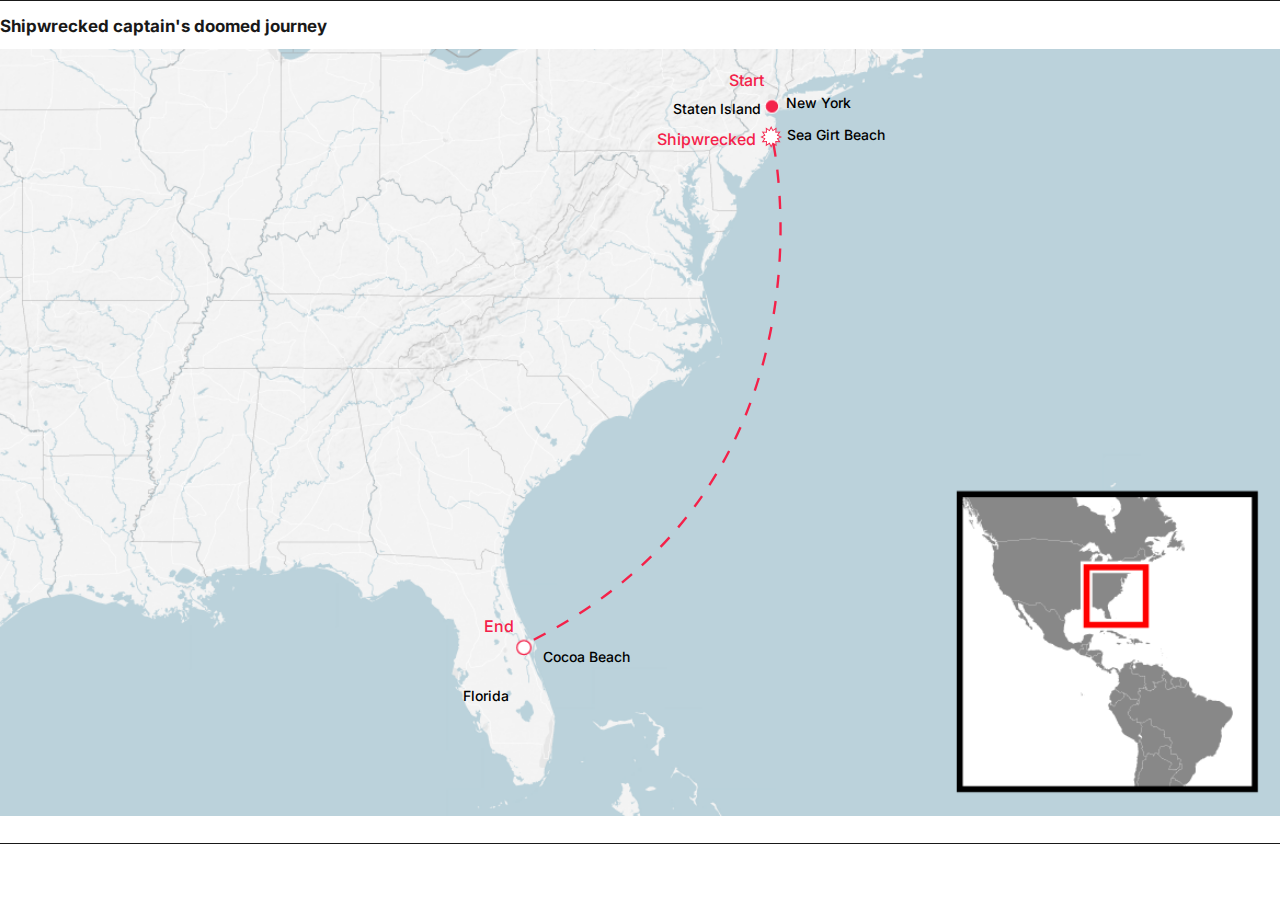
<file: captain'sdoomedjourney/index.html>
<html lang="en">
<head>
	<meta charset="utf-8">
	<meta name="viewport" content="width=device-width, initial-scale=1">
	<meta name="robots" content="indexifembedded,noindex" />
	<link rel="preconnect" href="https://fonts.googleapis.com">
	<link rel="preconnect" href="https://fonts.gstatic.com" crossorigin>
	<link href="https://fonts.googleapis.com/css2?family=Inter:ital,opsz,wght@0,14..32,100..900;1,14..32,100..900&family=Lora:ital,wght@0,400..700;1,400..700&display=swap" rel="stylesheet">
</head>
<body>
<div id="graphic">
<h1 id="graphicTop">
		<span id="graphicTitle">Shipwrecked captain's doomed journey</span></h1>
<h2 id="graphicSub">
		<span id="graphicSubtitle"></span></h2>
<!-- Generated by ai2html v0.100.0 - 2025-11-13 16:41 -->
<!-- ai file: Shipwrecked captain's doomed journey.ai -->
<style type="text/css" media="screen,print">
	#Star{
		z-index: 10000;
	}
	#Star1{
		z-index: 10000;
	}
	#Star2{
		z-index: 10000;
	}
	*[id^="path"] {
  stroke-dasharray:79;
  stroke-dashoffset:79;
  transform-box: fill-box;
  transform-origin: left;
  animation: lines 4s linear forwards;
    animation-iteration-count: infinite;
}
  @keyframes lines {
    90% {
      opacity: 1;
    stroke-dashoffset: 0;
  }
  100% {
    opacity: 0;
    stroke-dashoffset: 0;
  }
}
*[id^="Star"] {
  transform: scale(1);
  transform-box: fill-box;
  transform-origin: center;
  animation: circ ease 4s forwards;
  animation-iteration-count: infinite;
}
  @keyframes circ {
    0% {
    transform: scale(1);
    }
    100% {
    transform: scale(1.4);
	}
}
*[id^="planned"] {
  stroke-dasharray:6;
  stroke-dashoffset:12;
  transform-box: fill-box;
  transform-origin: left;
  animation: plan 4s linear forwards;
    animation-iteration-count: infinite;
}
  @keyframes plan {
    90% {
      opacity: 1;
    stroke-dashoffset: 0;
  }
  100% {
    opacity: 0;
    stroke-dashoffset: 0;
  }
}
	#g-Shipwrecked-captain_s-doomed-journey-box ,
	#g-Shipwrecked-captain_s-doomed-journey-box .g-artboard {
		margin:0 auto;
	}
	#g-Shipwrecked-captain_s-doomed-journey-box p {
		margin:0;
	}
	#g-Shipwrecked-captain_s-doomed-journey-box .g-aiAbs {
		position:absolute;
	}
	#g-Shipwrecked-captain_s-doomed-journey-box .g-aiImg {
		position:absolute;
		top:0;
		display:block;
		width:100% !important;
	}
	#g-Shipwrecked-captain_s-doomed-journey-box .g-aiSymbol {
		position: absolute;
		box-sizing: border-box;
	}
	#g-Shipwrecked-captain_s-doomed-journey-box .g-aiPointText p { white-space: nowrap; }
	#g-Shipwrecked-captain_s-doomed-journey-small {
		position:relative;
		overflow:hidden;
	}
	#g-Shipwrecked-captain_s-doomed-journey-small p {
		font-family:'Inter',sans-serif;
		font-weight:500;
		font-style:normal;
		line-height:12px;
		height:auto;
		filter:alpha(opacity=100);
		-ms-filter:progid:DXImageTransform.Microsoft.Alpha(Opacity=100);
		opacity:1;
		letter-spacing:0em;
		font-size:10;
		text-align:left;
		color:rgb(0,0,0);
		text-transform:none;
		padding-bottom:0;
		padding-top:0;
		mix-blend-mode:normal;
		position:relative;
	}
	#g-Shipwrecked-captain_s-doomed-journey-small .g-pstyle0 {
		line-height:15px;
		height:15px;
		font-size:12;
		text-align:right;
		color:rgb(244,33,73);
	}
	#g-Shipwrecked-captain_s-doomed-journey-small .g-pstyle1 {
		height:12px;
	}
	#g-Shipwrecked-captain_s-doomed-journey-small .g-pstyle2 {
		height:12px;
		text-align:right;
	}
	#g-Shipwrecked-captain_s-doomed-journey-small .g-pstyle3 {
		line-height:15px;
		height:15px;
		font-size:13;
		text-align:right;
		color:rgb(244,33,73);
	}
	#g-Shipwrecked-captain_s-doomed-journey-medium {
		position:relative;
		overflow:hidden;
	}
	#g-Shipwrecked-captain_s-doomed-journey-medium p {
		font-family:'Inter',sans-serif;
		font-weight:500;
		font-style:normal;
		line-height:14px;
		height:auto;
		filter:alpha(opacity=100);
		-ms-filter:progid:DXImageTransform.Microsoft.Alpha(Opacity=100);
		opacity:1;
		letter-spacing:0em;
		font-size:12;
		text-align:left;
		color:rgb(0,0,0);
		text-transform:none;
		padding-bottom:0;
		padding-top:0;
		mix-blend-mode:normal;
		position:relative;
	}
	#g-Shipwrecked-captain_s-doomed-journey-medium .g-pstyle0 {
		line-height:17px;
		height:17px;
		font-size:14;
		text-align:right;
		color:rgb(244,33,73);
	}
	#g-Shipwrecked-captain_s-doomed-journey-medium .g-pstyle1 {
		height:14px;
	}
	#g-Shipwrecked-captain_s-doomed-journey-medium .g-pstyle2 {
		height:14px;
		text-align:right;
	}
	#g-Shipwrecked-captain_s-doomed-journey-medium .g-pstyle3 {
		line-height:15px;
		height:15px;
		font-size:13;
		text-align:right;
		color:rgb(244,33,73);
	}
	#g-Shipwrecked-captain_s-doomed-journey-medium .g-pstyle4 {
		line-height:12px;
		height:12px;
		font-size:10;
	}
	#g-Shipwrecked-captain_s-doomed-journey-large {
		position:relative;
		overflow:hidden;
	}
	#g-Shipwrecked-captain_s-doomed-journey-large p {
		font-family:'Inter',sans-serif;
		font-weight:500;
		font-style:normal;
		line-height:17px;
		height:auto;
		filter:alpha(opacity=100);
		-ms-filter:progid:DXImageTransform.Microsoft.Alpha(Opacity=100);
		opacity:1;
		letter-spacing:0em;
		font-size:14;
		text-align:left;
		color:rgb(0,0,0);
		text-transform:none;
		padding-bottom:0;
		padding-top:0;
		mix-blend-mode:normal;
		position:relative;
	}
	#g-Shipwrecked-captain_s-doomed-journey-large .g-pstyle0 {
		line-height:19px;
		height:19px;
		font-size:16;
		text-align:right;
		color:rgb(244,33,73);
	}
	#g-Shipwrecked-captain_s-doomed-journey-large .g-pstyle1 {
		height:17px;
	}
	#g-Shipwrecked-captain_s-doomed-journey-large .g-pstyle2 {
		height:17px;
		text-align:right;
	}

	/* Custom CSS */
	body {
margin: 0 0 0 0;
-webkit-font-smoothing: antialiased;
-moz-osx-font-smoothing: grayscale;
font-family: 'Inter', sans-serif;
}
#graphicTop {
width: 100%;
display: inline-block;
margin: 0 0 0 0;
border-top: 1px solid #191919;
padding: 14px 0 0 0;
font-style: normal; 
}
#graphicSub {
width: 100%;
display: inline-block;
margin: 0 0 0 0;
padding: 6px 0 6px 0;
}
#graphicSource {
width: 100%;
display: inline-block;
margin: 0 0 0 0;
border-bottom: 1px solid #191919;
padding: 0 0 20px 0;
}
h1 {
}
h2 {
}
h3 {
}
#graphicTitle {
width: 100%;
display: inline-block; 
font-weight: 700;
font-size: 17px;
line-height: 22px;
text-align: left;
color: #191919; }
#graphicSubtitle {
width: 100%;
display: inline-block; 
font-weight: 400;
font-size: 15px;
line-height: 19px;
text-align: left;
color: #767676; 
}
#graphicSource {
width: 100%;
font-weight: 400;
font-size: 10px;
line-height: 14px;
color: #A4A4A4;
text-align: left;
margin: 6px 0 0 0;
}
#graphic {
width: 100%;
}
*[id^="map_label"] {
  text-shadow: 0px 0px 1px #fff, 0px 0px 2px #fff, 0px 0px 3px #fff, 0px 0px 10px rgb(255, 255, 255);
}

</style>

<div id="g-Shipwrecked-captain_s-doomed-journey-box" class="ai2html">

	<!-- Artboard: small -->
	<div id="g-Shipwrecked-captain_s-doomed-journey-small" class="g-artboard" style="max-width: 391px;max-height: 417px" data-aspect-ratio="0.937" data-min-width="0" data-max-width="391">
<div style="padding: 0 0 106.6862% 0;"></div>
		<img id="g-Shipwrecked-captain_s-doomed-journey-small-img" class="g-aiImg" alt="" src="Shipwrecked-captain_s-doomed-journey-small.png"/>
<svg class="g-aiImg" id="g-Shipwrecked-captain_s-doomed-journey-small-_svg-img" xmlns="http://www.w3.org/2000/svg" baseProfile="tiny" version="1.2" viewBox="0 0 320 341.396">
  <!-- Generator: Adobe Illustrator 29.4.0, SVG Export Plug-In . SVG Version: 2.1.0 Build 152)  -->
  <path id="path" d="M187.478,31.25s4.41,7.111-.167,11.326" fill="none" stroke="#f42149"/>
  <g id="Shipwrecked">
    <g id="Star">
      <polygon points="185.833 46.043 184.476 46.965 184.597 45.329 182.961 45.449 183.884 44.092 182.405 43.378 183.884 42.665 182.961 41.308 184.597 41.428 184.476 39.791 185.833 40.714 186.547 39.236 187.261 40.714 188.619 39.791 188.498 41.428 190.134 41.308 189.211 42.665 190.689 43.378 189.211 44.092 190.134 45.449 188.498 45.329 188.619 46.965 187.261 46.043 186.547 47.52 185.833 46.043" fill="#fff"/>
      <path d="M186.547,39.673l.639,1.322,1.214-.825-.108,1.464,1.464-.108-.825,1.214,1.322.639-1.322.639.825,1.214-1.464-.108.108,1.464-1.214-.825-.639,1.322-.639-1.322-1.214.825.108-1.464-1.464.108.825-1.214-1.322-.639,1.322-.639-.825-1.214,1.464.108-.108-1.464,1.214.825.639-1.322M186.547,38.8l-.342.707-.447.925-.85-.578-.65-.442.058.784.075,1.025-1.025-.075-.784-.058.442.65.578.85-.925.447-.707.342.707.342.925.447-.578.85-.442.65.784-.058,1.025-.075-.075,1.025-.058.784.65-.442.85-.578.447.925.342.707.342-.707.447-.925.85.578.65.442-.058-.784-.075-1.025,1.025.075.784.058-.442-.65-.578-.85.925-.447.707-.342-.707-.342-.925-.447.578-.85.442-.65-.784.058-1.025.075.075-1.025.058-.784-.65.442-.85.578-.447-.925-.342-.707h0Z" fill="#f42149"/>
    </g>
    <g id="Star1" data-name="Star">
      <polygon points="749.401 44.479 748.045 45.401 748.165 43.765 746.528 43.885 747.451 42.528 745.974 41.814 747.451 41.1 746.528 39.743 748.165 39.864 748.045 38.228 749.401 39.15 750.115 37.672 750.829 39.15 752.186 38.228 752.065 39.864 753.702 39.743 752.779 41.1 754.257 41.814 752.779 42.528 753.702 43.885 752.065 43.765 752.186 45.401 750.829 44.479 750.115 45.956 749.401 44.479" fill="#fff"/>
      <path d="M750.115,38.109l.639,1.322,1.214-.825-.108,1.464,1.464-.108-.825,1.214,1.322.639-1.322.639.825,1.214-1.464-.108.108,1.464-1.214-.825-.639,1.322-.639-1.322-1.214.825.108-1.464-1.464.108.825-1.214-1.322-.639,1.322-.639-.825-1.214,1.464.108-.108-1.464,1.214.825.639-1.322M750.115,37.236l-.342.707-.447.925-.85-.578-.65-.442.058.784.075,1.025-1.025-.075-.784-.058.442.65.578.85-.925.447-.707.342.707.342.925.447-.578.85-.442.65.784-.058,1.025-.075-.075,1.025-.058.784.65-.442.85-.578.447.925.342.707.342-.707.447-.925.85.578.65.442-.058-.784-.075-1.025,1.025.075.784.058-.442-.65-.578-.85.925-.447.707-.342-.707-.342-.925-.447.578-.85.442-.65-.784.058-1.025.075.075-1.025.058-.784-.65.442-.85.578-.447-.925-.342-.707h0Z" fill="#f42149"/>
    </g>
    <g id="Star2" data-name="Star">
      <polygon points="1419.77 45.141 1418.301 46.14 1418.431 44.368 1416.659 44.499 1417.658 43.03 1416.059 42.257 1417.658 41.484 1416.659 40.016 1418.431 40.146 1418.301 38.374 1419.77 39.373 1420.542 37.773 1421.314 39.373 1422.784 38.375 1422.654 40.146 1424.425 40.016 1423.427 41.484 1425.026 42.257 1423.427 43.03 1424.425 44.499 1422.654 44.368 1422.784 46.14 1421.314 45.141 1420.542 46.74 1419.77 45.141" fill="#fff"/>
      <path d="M1420.542,38.246l.691,1.431,1.314-.893-.117,1.585,1.585-.117-.893,1.314,1.431.691-1.431.691.893,1.314-1.585-.117.117,1.585-1.314-.893-.691,1.431-.691-1.431-1.314.893.117-1.585-1.585.117.893-1.314-1.431-.691,1.431-.691-.893-1.314,1.585.117-.117-1.585,1.314.893.691-1.431M1420.542,37.301l-.37.766-.484,1.002-.92-.626-.703-.478.062.848.082,1.11-1.11-.082-.848-.062.478.703.626.92-1.002.484-.766.37.766.37,1.002.484-.626.92-.478.703.848-.062,1.11-.082-.082,1.11-.062.848.703-.478.92-.626.484,1.002.37.766.37-.766.484-1.002.92.625.703.478-.062-.848-.082-1.11,1.11.082.848.062-.478-.703-.626-.92,1.002-.484.766-.37-.766-.37-1.002-.484.626-.92.478-.703-.848.062-1.11.082.082-1.11.062-.848-.703.478-.92.626-.484-1.002-.37-.766h0Z" fill="#f42149"/>
    </g>
  </g>
  <g id="Plan">
    <path id="planned" d="M187.458,46.473s30.698,143.69-103.438,210.069" fill="none" stroke="#f42149" stroke-dasharray="4 4"/>
    <path id="planned1" data-name="planned" d="M750.879,45.663s30.844,142.936-103.292,209.314" fill="none" stroke="#f42149" stroke-dasharray="4 4"/>
    <path id="planned2" data-name="planned" d="M1421.55,45.415s33.208,155.735-111.994,227.589" fill="none" stroke="#f42149" stroke-dasharray="4.33 4.33" stroke-width="1.082"/>
  </g>
</svg>
		<div id="g-ai0-1" class="g-map1 g-aiAbs g-aiPointText" style="top:6.4032%;margin-top:-8.9px;right:42.7438%;width:51px;">
			<p class="g-pstyle0">Start</p>
		</div>
		<div id="g-ai0-2" class="g-map1 g-aiAbs g-aiPointText" style="top:7.5912%;margin-top:-6.9px;left:59.6701%;width:69px;">
			<p class="g-pstyle1">New York</p>
		</div>
		<div id="g-ai0-3" class="g-map1 g-aiAbs g-aiPointText" style="top:9.6416%;margin-top:-6.9px;right:43.4309%;width:85px;">
			<p class="g-pstyle2">Staten Island</p>
		</div>
		<div id="g-ai0-4" class="g-map1 g-aiAbs g-aiPointText" style="top:12.8474%;margin-top:-8.9px;right:43.7624%;width:100px;">
			<p class="g-pstyle0">Shipwrecked</p>
		</div>
		<div id="g-ai0-5" class="g-map1 g-aiAbs g-aiPointText" style="top:12.8637%;margin-top:-6.9px;left:60.4358%;width:93px;">
			<p class="g-pstyle1">Sea Girt Beach</p>
		</div>
		<div id="g-ai0-6" class="g-Layer_17 g-aiAbs g-aiPointText" style="top:73.6374%;margin-top:-8.4px;right:75.168%;width:45px;">
			<p class="g-pstyle3">End</p>
		</div>
		<div id="g-ai0-7" class="g-map1 g-aiAbs g-aiPointText" style="top:76.7193%;margin-top:-6.9px;left:27.3527%;width:85px;">
			<p class="g-pstyle1">Cocoa Beach</p>
		</div>
		<div id="g-ai0-8" class="g-map1 g-aiAbs g-aiPointText" style="top:80.8201%;margin-top:-6.9px;left:17.5133%;width:55px;">
			<p class="g-pstyle1">Florida</p>
		</div>
	</div>

	<!-- Artboard: medium -->
	<div id="g-Shipwrecked-captain_s-doomed-journey-medium" class="g-artboard" style="min-width: 392px;max-width: 583px;max-height: 502px" data-aspect-ratio="1.162" data-min-width="392" data-max-width="583">
<div style="padding: 0 0 86.032% 0;"></div>
		<img id="g-Shipwrecked-captain_s-doomed-journey-medium-img" class="g-aiImg" alt="" src="Shipwrecked-captain_s-doomed-journey-medium.png"/>
<svg class="g-aiImg" id="g-Shipwrecked-captain_s-doomed-journey-medium-_svg-img" xmlns="http://www.w3.org/2000/svg" baseProfile="tiny" version="1.2" viewBox="0 0 392 337.246">
  <!-- Generator: Adobe Illustrator 29.4.0, SVG Export Plug-In . SVG Version: 2.1.0 Build 152)  -->
  <path id="path" d="M249.4,27.554s4.41,7.111-.167,11.326" fill="none" stroke="#f42149"/>
  <g id="Shipwrecked">
    <g id="Star">
      <polygon points="-315.813 43.911 -317.17 44.833 -317.05 43.197 -318.687 43.317 -317.764 41.96 -319.241 41.246 -317.764 40.532 -318.687 39.175 -317.05 39.296 -317.17 37.659 -315.813 38.582 -315.1 37.104 -314.386 38.582 -313.029 37.659 -313.149 39.296 -311.513 39.175 -312.435 40.532 -310.958 41.246 -312.435 41.96 -311.513 43.317 -313.149 43.197 -313.029 44.833 -314.386 43.911 -315.1 45.388 -315.813 43.911" fill="#fff"/>
      <path d="M-315.1,37.541l.639,1.322,1.214-.825-.108,1.464,1.464-.108-.825,1.214,1.322.639-1.322.639.825,1.214-1.464-.108.108,1.464-1.214-.825-.639,1.322-.639-1.322-1.214.825.108-1.464-1.464.108.825-1.214-1.322-.639,1.322-.639-.825-1.214,1.464.108-.108-1.464,1.214.825.639-1.322M-315.1,36.668l-.342.707-.447.925-.85-.578-.65-.442.058.784.075,1.025-1.025-.075-.784-.058.442.65.578.85-.925.447-.707.342.707.342.925.447-.578.85-.442.65.784-.058,1.025-.075-.075,1.025-.058.784.65-.442.85-.578.447.925.342.707.342-.707.447-.925.85.578.65.442-.058-.784-.075-1.025,1.025.075.784.058-.442-.65-.578-.85.925-.447.707-.342-.707-.342-.925-.447.578-.85.442-.65-.784.058-1.025.075.075-1.025.058-.784-.65.442-.85.578-.447-.925-.342-.707h0Z" fill="#f42149"/>
    </g>
    <g id="Star1" data-name="Star">
      <polygon points="247.755 42.347 246.398 43.269 246.519 41.633 244.882 41.753 245.805 40.396 244.327 39.682 245.805 38.968 244.882 37.611 246.519 37.731 246.398 36.095 247.755 37.018 248.469 35.54 249.183 37.018 250.539 36.095 250.419 37.731 252.056 37.611 251.133 38.968 252.61 39.682 251.133 40.396 252.056 41.753 250.419 41.633 250.539 43.269 249.183 42.347 248.469 43.823 247.755 42.347" fill="#fff"/>
      <path d="M248.469,35.977l.639,1.322,1.214-.825-.108,1.464,1.464-.108-.825,1.214,1.322.639-1.322.639.825,1.214-1.464-.108.108,1.464-1.214-.825-.639,1.322-.639-1.322-1.214.825.108-1.464-1.464.108.825-1.214-1.322-.639,1.322-.639-.825-1.214,1.464.108-.108-1.464,1.214.825.639-1.322M248.469,35.104l-.342.707-.447.925-.85-.578-.65-.442.058.784.075,1.025-1.025-.075-.784-.058.442.65.578.85-.925.447-.707.342.707.342.925.447-.578.85-.442.65.784-.058,1.025-.075-.075,1.025-.058.784.65-.442.85-.578.447.925.342.707.342-.707.447-.925.85.578.65.442-.058-.784-.075-1.025,1.025.075.784.058-.442-.65-.578-.85.925-.447.707-.342-.707-.342-.925-.447.578-.85.442-.65-.784.058-1.025.075.075-1.025.058-.784-.65.442-.85.578-.447-.925-.342-.707h0Z" fill="#f42149"/>
    </g>
    <g id="Star2" data-name="Star">
      <polygon points="918.123 43.009 916.653 44.007 916.784 42.236 915.013 42.367 916.012 40.897 914.412 40.125 916.012 39.352 915.013 37.883 916.784 38.013 916.653 36.242 918.123 37.241 918.896 35.642 919.668 37.241 921.138 36.242 921.007 38.013 922.778 37.883 921.779 39.352 923.379 40.125 921.779 40.897 922.778 42.367 921.007 42.236 921.138 44.007 919.668 43.009 918.896 44.608 918.123 43.009" fill="#fff"/>
      <path d="M918.896,36.114l.691,1.431,1.314-.893-.117,1.585,1.585-.117-.893,1.314,1.431.691-1.431.691.893,1.314-1.585-.117.117,1.585-1.314-.893-.691,1.431-.691-1.431-1.314.893.117-1.585-1.585.117.893-1.314-1.431-.691,1.431-.691-.893-1.314,1.585.117-.117-1.585,1.314.893.691-1.431M918.896,35.169l-.37.766-.484,1.002-.92-.626-.703-.478.062.848.082,1.11-1.11-.082-.848-.062.478.703.626.92-1.002.484-.766.37.766.37,1.002.484-.626.92-.478.703.848-.062,1.11-.082-.082,1.11-.062.848.703-.478.92-.626.484,1.002.37.766.37-.766.484-1.002.92.625.703.478-.062-.848-.082-1.11,1.11.082.848.062-.478-.703-.626-.92,1.002-.484.766-.37-.766-.37-1.002-.484.626-.92.478-.703-.848.062-1.11.082.082-1.11.062-.848-.703.478-.92.626-.484-1.002-.37-.766h0Z" fill="#f42149"/>
    </g>
  </g>
  <g id="Plan">
    <path id="planned" d="M-314.189,44.34s30.698,143.69-103.438,210.069" fill="none" stroke="#f42149" stroke-dasharray="4 4"/>
    <path id="planned1" data-name="planned" d="M249.232,43.531s30.844,142.936-103.292,209.314" fill="none" stroke="#f42149" stroke-dasharray="4 4"/>
    <path id="planned2" data-name="planned" d="M919.903,43.283s33.208,155.735-111.994,227.589" fill="none" stroke="#f42149" stroke-dasharray="4.33 4.33" stroke-width="1.082"/>
  </g>
</svg>
		<div id="g-ai1-1" class="g-map1 g-aiAbs g-aiPointText" style="top:4.6798%;margin-top:-9.8px;right:36.3829%;width:55px;">
			<p class="g-pstyle0">Start</p>
		</div>
		<div id="g-ai1-2" class="g-map1 g-aiAbs g-aiPointText" style="top:6.2564%;margin-top:-8.1px;left:64.5065%;width:78px;">
			<p class="g-pstyle1">New York</p>
		</div>
		<div id="g-ai1-3" class="g-map1 g-aiAbs g-aiPointText" style="top:8.0355%;margin-top:-8.1px;right:38.1537%;width:97px;">
			<p class="g-pstyle2">Staten Island</p>
		</div>
		<div id="g-ai1-4" class="g-map1 g-aiAbs g-aiPointText" style="top:11.7963%;margin-top:-9.8px;right:38.4681%;width:109px;">
			<p class="g-pstyle0">Shipwrecked</p>
		</div>
		<div id="g-ai1-5" class="g-map1 g-aiAbs g-aiPointText" style="top:11.8903%;margin-top:-8.1px;left:65.1315%;width:107px;">
			<p class="g-pstyle1">Sea Girt Beach</p>
		</div>
		<div id="g-ai1-6" class="g-Layer_17 g-aiAbs g-aiPointText" style="top:72.7646%;margin-top:-8.4px;right:63.6334%;width:45px;">
			<p class="g-pstyle3">End</p>
		</div>
		<div id="g-ai1-7" class="g-map1 g-aiAbs g-aiPointText" style="top:75.8843%;margin-top:-6.9px;left:38.3944%;width:85px;">
			<p class="g-pstyle4">Cocoa Beach</p>
		</div>
		<div id="g-ai1-8" class="g-map1 g-aiAbs g-aiPointText" style="top:80.6287%;margin-top:-6.9px;left:30.0929%;width:55px;">
			<p class="g-pstyle4">Florida</p>
		</div>
	</div>

	<!-- Artboard: large -->
	<div id="g-Shipwrecked-captain_s-doomed-journey-large" class="g-artboard" style="min-width: 584px;" data-aspect-ratio="1.667" data-min-width="584">
<div style="padding: 0 0 59.9711% 0;"></div>
		<img id="g-Shipwrecked-captain_s-doomed-journey-large-img" class="g-aiImg" alt="" src="Shipwrecked-captain_s-doomed-journey-large.png"/>
<svg class="g-aiImg" id="g-Shipwrecked-captain_s-doomed-journey-large-_svg-img" xmlns="http://www.w3.org/2000/svg" baseProfile="tiny" version="1.2" viewBox="0 0 584 350.231">
  <!-- Generator: Adobe Illustrator 29.4.0, SVG Export Plug-In . SVG Version: 2.1.0 Build 152)  -->
  <path id="path" d="M352.845,26.996s4.774,7.697-.181,12.261" fill="none" stroke="#f42149" stroke-width="1.082"/>
  <g id="Shipwrecked">
    <g id="Star">
      <polygon points="-882.872 43.911 -884.229 44.833 -884.109 43.197 -885.745 43.317 -884.823 41.96 -886.3 41.246 -884.823 40.532 -885.745 39.175 -884.109 39.296 -884.229 37.659 -882.872 38.582 -882.158 37.104 -881.444 38.582 -880.087 37.659 -880.208 39.296 -878.571 39.175 -879.494 40.532 -878.017 41.246 -879.494 41.96 -878.571 43.317 -880.208 43.197 -880.087 44.833 -881.444 43.911 -882.158 45.388 -882.872 43.911" fill="#fff"/>
      <path d="M-882.158,37.541l.639,1.322,1.214-.825-.108,1.464,1.464-.108-.825,1.214,1.322.639-1.322.639.825,1.214-1.464-.108.108,1.464-1.214-.825-.639,1.322-.639-1.322-1.214.825.108-1.464-1.464.108.825-1.214-1.322-.639,1.322-.639-.825-1.214,1.464.108-.108-1.464,1.214.825.639-1.322M-882.158,36.668l-.342.707-.447.925-.85-.578-.65-.442.058.784.075,1.025-1.025-.075-.784-.058.442.65.578.85-.925.447-.707.342.707.342.925.447-.578.85-.442.65.784-.058,1.025-.075-.075,1.025-.058.784.65-.442.85-.578.447.925.342.707.342-.707.447-.925.85.578.65.442-.058-.784-.075-1.025,1.025.075.784.058-.442-.65-.578-.85.925-.447.707-.342-.707-.342-.925-.447.578-.85.442-.65-.784.058-1.025.075.075-1.025.058-.784-.65.442-.85.578-.447-.925-.342-.707h0Z" fill="#f42149"/>
    </g>
    <g id="Star1" data-name="Star">
      <polygon points="-319.304 42.347 -320.661 43.269 -320.541 41.633 -322.177 41.753 -321.254 40.396 -322.732 39.682 -321.254 38.968 -322.177 37.611 -320.541 37.731 -320.661 36.095 -319.304 37.018 -318.59 35.54 -317.876 37.018 -316.519 36.095 -316.64 37.731 -315.003 37.611 -315.926 38.968 -314.448 39.682 -315.926 40.396 -315.003 41.753 -316.64 41.633 -316.519 43.269 -317.876 42.347 -318.59 43.823 -319.304 42.347" fill="#fff"/>
      <path d="M-318.59,35.977l.639,1.322,1.214-.825-.108,1.464,1.464-.108-.825,1.214,1.322.639-1.322.639.825,1.214-1.464-.108.108,1.464-1.214-.825-.639,1.322-.639-1.322-1.214.825.108-1.464-1.464.108.825-1.214-1.322-.639,1.322-.639-.825-1.214,1.464.108-.108-1.464,1.214.825.639-1.322M-318.59,35.104l-.342.707-.447.925-.85-.578-.65-.442.058.784.075,1.025-1.025-.075-.784-.058.442.65.578.85-.925.447-.707.342.707.342.925.447-.578.85-.442.65.784-.058,1.025-.075-.075,1.025-.058.784.65-.442.85-.578.447.925.342.707.342-.707.447-.925.85.578.65.442-.058-.784-.075-1.025,1.025.075.784.058-.442-.65-.578-.85.925-.447.707-.342-.707-.342-.925-.447.578-.85.442-.65-.784.058-1.025.075.075-1.025.058-.784-.65.442-.85.578-.447-.925-.342-.707h0Z" fill="#f42149"/>
    </g>
    <g id="Star2" data-name="Star">
      <polygon points="351.064 43.009 349.595 44.007 349.726 42.236 347.954 42.367 348.953 40.897 347.354 40.125 348.953 39.352 347.954 37.883 349.726 38.013 349.595 36.242 351.064 37.241 351.837 35.642 352.609 37.241 354.078 36.242 353.948 38.013 355.72 37.883 354.721 39.352 356.32 40.125 354.721 40.897 355.72 42.367 353.948 42.236 354.078 44.007 352.609 43.009 351.837 44.608 351.064 43.009" fill="#fff"/>
      <path d="M351.837,36.114l.691,1.431,1.314-.893-.117,1.585,1.585-.117-.893,1.314,1.431.691-1.431.691.893,1.314-1.585-.117.117,1.585-1.314-.893-.691,1.431-.691-1.431-1.314.893.117-1.585-1.585.117.893-1.314-1.431-.691,1.431-.691-.893-1.314,1.585.117-.117-1.585,1.314.893.691-1.431M351.837,35.169l-.37.766-.484,1.002-.92-.626-.703-.478.062.848.082,1.11-1.11-.082-.848-.062.478.703.626.92-1.002.484-.766.37.766.37,1.002.484-.626.92-.478.703.848-.062,1.11-.082-.082,1.11-.062.848.703-.478.92-.626.484,1.002.37.766.37-.766.484-1.002.92.625.703.478-.062-.848-.082-1.11,1.11.082.848.062-.478-.703-.626-.92,1.002-.484.766-.37-.766-.37-1.002-.484.626-.92.478-.703-.848.062-1.11.082.082-1.11.062-.848-.703.478-.92.626-.484-1.002-.37-.766h0Z" fill="#f42149"/>
    </g>
  </g>
  <g id="Plan">
    <path id="planned" d="M-881.248,44.34s30.698,143.69-103.438,210.069" fill="none" stroke="#f42149" stroke-dasharray="4 4"/>
    <path id="planned1" data-name="planned" d="M-317.826,43.531s30.844,142.936-103.292,209.314" fill="none" stroke="#f42149" stroke-dasharray="4 4"/>
    <path id="planned2" data-name="planned" d="M352.845,43.283s33.208,155.735-111.994,227.589" fill="none" stroke="#f42149" stroke-dasharray="4.33 4.33" stroke-width="1.082"/>
  </g>
</svg>
		<div id="g-ai2-1" class="g-map1 g-aiAbs g-aiPointText" style="top:4.2731%;margin-top:-11px;right:40.3003%;width:59px;">
			<p class="g-pstyle0">Start</p>
		</div>
		<div id="g-ai2-2" class="g-map1 g-aiAbs g-aiPointText" style="top:7.076%;margin-top:-9.8px;left:61.4134%;width:87px;">
			<p class="g-pstyle1">New York</p>
		</div>
		<div id="g-ai2-3" class="g-map1 g-aiAbs g-aiPointText" style="top:7.9326%;margin-top:-9.8px;right:40.512%;width:110px;">
			<p class="g-pstyle2">Staten Island</p>
		</div>
		<div id="g-ai2-4" class="g-map1 g-aiAbs g-aiPointText" style="top:11.3589%;margin-top:-9.8px;left:61.5153%;width:121px;">
			<p class="g-pstyle1">Sea Girt Beach</p>
		</div>
		<div id="g-ai2-5" class="g-map1 g-aiAbs g-aiPointText" style="top:11.9823%;margin-top:-11px;right:40.9397%;width:122px;">
			<p class="g-pstyle0">Shipwrecked</p>
		</div>
		<div id="g-ai2-6" class="g-map1 g-aiAbs g-aiPointText" style="top:75.369%;margin-top:-11px;right:59.8753%;width:51px;">
			<p class="g-pstyle0">End</p>
		</div>
		<div id="g-ai2-7" class="g-map1 g-aiAbs g-aiPointText" style="top:79.3141%;margin-top:-9.8px;left:42.4325%;width:111px;">
			<p class="g-pstyle1">Cocoa Beach</p>
		</div>
		<div id="g-ai2-8" class="g-map1 g-aiAbs g-aiPointText" style="top:84.4536%;margin-top:-9.8px;left:36.1984%;width:68px;">
			<p class="g-pstyle1">Florida</p>
		</div>
	</div>

</div>
	<p id="graphicSource">

<!-- Custom JS -->
<script>
document.addEventListener("touchstart", function() {}, true);
window.addEventListener("load", onLoadFunction);
function onLoadFunction(e){
   onResizeFunction();
   window.addEventListener("resize", onResizeFunction);
}
function onResizeFunction (e){
    var iFrameResize = document.getElementById("graphic");
   window.parent.postMessage({data:{height:iFrameResize.clientHeight}},"*")
}
(() => {
    setInterval(() => {
    window.parent.postMessage(
        {
          sentinel: 'amp',
          type: 'embed-size',
          height: document.body.scrollHeight,
        },
        '*'
      );
   }, 1000);
})()
</script>
<script type="text/javascript">
	(function (containerId, opts) {
		if (!('querySelector' in document)) return;
		var container = document.getElementById(containerId);
		var nameSpace = opts.namespace || '';
		var onResize = throttle(update, 200);
		var waiting = !!window.IntersectionObserver;
		var observer;
		update();

		document.addEventListener('DOMContentLoaded', update);
		window.addEventListener('resize', onResize);

		// NYT Scoop-specific code
		if (opts.setup) {
			opts.setup(container).on('cleanup', cleanup);
		}

		function cleanup() {
			document.removeEventListener('DOMContentLoaded', update);
			window.removeEventListener('resize', onResize);
			if (observer) observer.disconnect();
		}

		function update() {
			var artboards = selectChildren('.' + nameSpace + 'artboard[data-min-width]', container),
					width = Math.round(container.getBoundingClientRect().width);

			// Set artboard visibility based on container width
			artboards.forEach(function(el) {
				var minwidth = el.getAttribute('data-min-width'),
						maxwidth = el.getAttribute('data-max-width');
				if (+minwidth <= width && (+maxwidth >= width || maxwidth === null)) {
					if (!waiting) {
						selectChildren('.' + nameSpace + 'aiImg', el).forEach(updateImgSrc);
					}
					el.style.display = 'block';
				} else {
					el.style.display = 'none';
				}
			});

			// Initialize lazy loading on first call
			if (waiting && !observer) {
				if (elementInView(container)) {
					waiting = false;
					update();
				} else {
					observer = new IntersectionObserver(onIntersectionChange, {});
					observer.observe(container);
				}
			}
		}

		function elementInView(el) {
			var bounds = el.getBoundingClientRect();
			return bounds.top < window.innerHeight && bounds.bottom > 0;
		}

		// Replace blank placeholder image with actual image
		function updateImgSrc(img) {
			var src = img.getAttribute('data-src');
			if (src && img.getAttribute('src') != src) {
				img.setAttribute('src', src);
			}
		}

		function onIntersectionChange(entries) {
			// There may be multiple entries relating to the same container
			// (captured at different times)
			var isIntersecting = entries.reduce(function(memo, entry) {
				return memo || entry.isIntersecting;
			}, false);
			if (isIntersecting) {
				waiting = false;
				// update: don't remove -- we need the observer to trigger an update
				// when a hidden map becomes visible after user interaction
				// (e.g. when an accordion menu or tab opens)
				// observer.disconnect();
				// observer = null;
				update();
			}
		}

		function selectChildren(selector, parent) {
			return parent ? Array.prototype.slice.call(parent.querySelectorAll(selector)) : [];
		}

		// based on underscore.js
		function throttle(func, wait) {
			var timeout = null, previous = 0;
			function run() {
					previous = Date.now();
					timeout = null;
					func();
			}
			return function() {
				var remaining = wait - (Date.now() - previous);
				if (remaining <= 0 || remaining > wait) {
					clearTimeout(timeout);
					run();
				} else if (!timeout) {
					timeout = setTimeout(run, remaining);
				}
			};
		}
	})("g-Shipwrecked-captain_s-doomed-journey-box", {namespace: "g-", setup: window.setupInteractive || window.getComponent});
</script>
</div>
</body>
<!-- End ai2html - 2025-11-13 16:41 -->
</file>
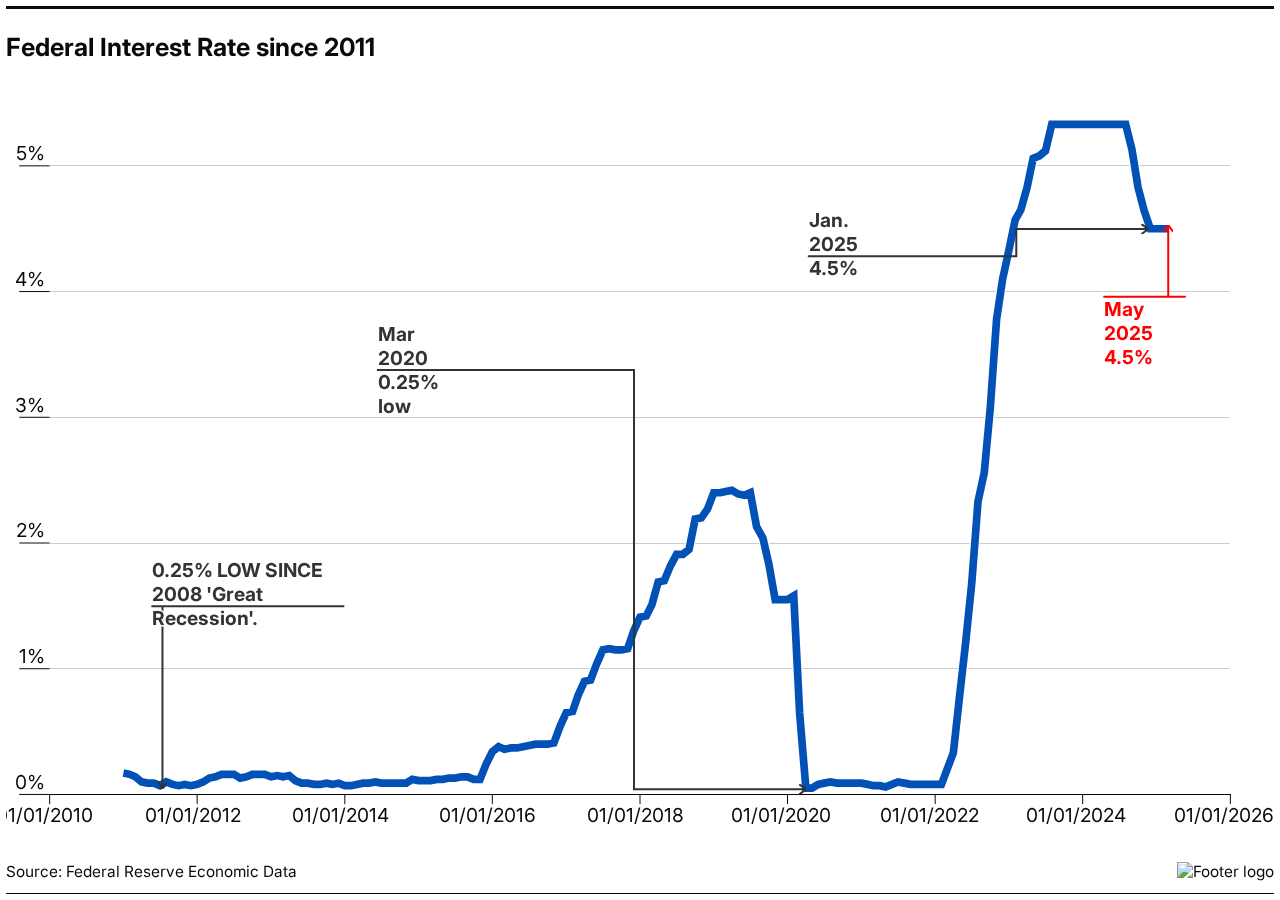
<file: FederalInterest Rate/index.html>
<!DOCTYPE html>
<html lang="en-GB">
<head>
	<meta charset="utf-8">
	<meta name="viewport" content="width=device-width, initial-scale=1">


	<title>Copy of Updated: March Federal Interest Rate since 2011</title>

	<script>if ("ontouchstart" in window) { document.documentElement.classList.add("is-touch"); }</script>


	<link rel="stylesheet" type="text/css" href="story_player.css">
	<script data-ot-ignore src="story_player.js" charset="utf-8"></script>
</head><body id="story" class="nav-style-none">
	<style id="custom-nav-css" title="custom-css"></style>
		<!-- translateZ(0) is a workaround fix for an old bug that resurfaced in Chromium v.89 that causes the contents of the inner iframe
		in a story to become invisible it is scrolled out of view. See https://bugs.chromium.org/p/chromium/issues/detail?id=335442 -->
	<iframe sandbox="allow-same-origin allow-scripts allow-popups allow-popups-to-escape-sandbox allow-top-navigation-by-user-activation allow-downloads" scrolling="no" src="about:blank" style="transform: translateZ(0);"></iframe>
	<script>
		Flourish.initStoryPlayer(undefined, new Flourish.Story(3085609, 10, {"name":"Copy of Updated: March Federal Interest Rate since 2011","showcase_url":null,"embed_url":null,"edited_since_published":null,"nav_style":"none","nav_css":null,"is_password_protected":false,"audio_url":null,"is_timed":false,"loops_at_end":false,"plays_on_load":false,"default_slide_duration":5,"video_id":null,"anyone_can_duplicate":false,"presentation_mode":"slides","auto_republish_interval":null}, [new Flourish.Slide(undefined, 6901990, {"index":0,"visualisation_id":22204682,"state":{"annotations":{"annotations":{"a63b9379-2f3c-4f84-a737-473d57f843ce":{"id":"a63b9379-2f3c-4f84-a737-473d57f843ce","view":{"origin":[710.6731619605995,92.7411843487395],"anchor_normal":{"x":0,"y":-1,"distance":-42.00000000000003},"content_position":{"x":"2024-04-17T04:17:32.040Z","y":3.9581512605042013,"x_type":"date","y_type":"number","facet_id":"","x_fallback":0.89325442215251,"y_fallback":0.2803361344537815}},"text_bg":"#ffffff","contents":"May 2025\n4.5%","label_bg":"#f2efea","popup_bg":"#ffffff","position":{"x":"2025-02-27T13:08:34.900Z","y":4.5103081232493,"x_type":"date","y_type":"number","facet_id":"","x_fallback":0.9473900797676227,"y_fallback":0.17994397759103642},"text_size":"1","point_text":"","text_color":"#ff0000","label_width":"10","line_marker":"arrowhead_open","text_weight":"bold","point_radius":"0.5","stroke_color":"#ff0000","stroke_width":"2","subject_fill":"#333333","subject_type":"none","connector_type":"step","popup_position":"center","stroke_opacity":1,"text_alignment":"auto","point_text_color":"#ffffff","text_line_height":1.25,"device_visibility":"all","subject_fill_opacity":"0","text_background_mode":"outline","connector_extend_line":"enabled"},"a8cf1dd8-9a98-46bf-93c2-932a211a27a4":{"id":"a8cf1dd8-9a98-46bf-93c2-932a211a27a4","view":{"origin":[104.02984255065388,430.5612963935575],"anchor_normal":{"x":0,"y":1,"distance":-85.50000000000006},"content_position":{"x":"2011-05-24T05:01:31.353Z","y":1.8809897292250235,"x_type":"date","y_type":"number","facet_id":"","x_fallback":0.08696259251628873,"y_fallback":0.6580018674136321}},"text_bg":"#ffffff","contents":"0.25% LOW SINCE\n2008 'Great Recession'.","label_bg":"#f2efea","popup_bg":"#ffffff","position":{"x":"2011-07-13T09:26:56.902Z","y":0.0667600373482724,"x_type":"date","y_type":"number","facet_id":"","x_fallback":0.09554991686270826,"y_fallback":0.9878618113912232},"text_size":"1","point_text":"","text_color":"#333333","label_width":"10","line_marker":"arrowhead_open","text_weight":"bold","point_radius":"0.5","stroke_color":"#333333","stroke_width":"2","subject_fill":"#333333","subject_type":"none","connector_type":"step","popup_position":"center","stroke_opacity":1,"text_alignment":"auto","point_text_color":"#ffffff","text_line_height":1.25,"device_visibility":"all","subject_fill_opacity":"0","text_background_mode":"outline","connector_extend_line":"enabled"},"b4849f59-ef2a-4471-9094-bc8504e7cfce":{"id":"b4849f59-ef2a-4471-9094-bc8504e7cfce","view":{"origin":[697.2349857046275,93.74065213585435],"anchor_normal":{"x":1,"y":0,"distance":-64.60937500192551},"content_position":{"x":"2020-04-15T15:27:50.621Z","y":4.668067226890757,"x_type":"date","y_type":"number","facet_id":"","x_fallback":0.6429918439244243,"y_fallback":0.15126050420168066}},"text_bg":"#ffffff","contents":"Jan. 2025\n4.5%","label_bg":"#f2efea","popup_bg":"#ffffff","position":{"x":"2024-11-09T06:33:15.113Z","y":4.497161531279178,"x_type":"date","y_type":"number","facet_id":"","x_fallback":0.9285203784376814,"y_fallback":0.1823342670401494},"text_size":"1","point_text":"","text_color":"#333333","label_width":"10","line_marker":"arrowhead_open","text_weight":"bold","point_radius":"0.5","stroke_color":"#333333","stroke_width":"2","subject_fill":"#333333","subject_type":"none","connector_type":"step","popup_position":"center","stroke_opacity":1,"text_alignment":"auto","point_text_color":"#ffffff","text_line_height":1.25,"device_visibility":"all","subject_fill_opacity":"0","text_background_mode":"outline","connector_extend_line":"enabled"},"e6406031-fd56-47f5-9ceb-40c292c53cc5":{"id":"e6406031-fd56-47f5-9ceb-40c292c53cc5","view":{"origin":[490.8362889888757,432.5602319677871],"anchor_normal":{"x":0,"y":1,"distance":-248},"content_position":{"x":"2014-06-13T19:27:14.809Z","y":3.7609523809523813,"x_type":"date","y_type":"number","facet_id":"","x_fallback":0.27803055921781045,"y_fallback":0.3161904761904762}},"text_bg":"#ffffff","contents":"Mar 2020\n0.25% low","label_bg":"#f2efea","popup_bg":"#ffffff","position":{"x":"2020-03-21T13:15:07.849Z","y":0.04046685340802986,"x_type":"date","y_type":"number","facet_id":"","x_fallback":0.6386981817556675,"y_fallback":0.9926423902894491},"text_size":"1","point_text":"","text_color":"#333333","label_width":"10","line_marker":"arrowhead_open","text_weight":"bold","point_radius":"0.5","stroke_color":"#333333","stroke_width":"2","subject_fill":"#333333","subject_type":"none","connector_type":"step","popup_position":"center","stroke_opacity":1,"text_alignment":"auto","point_text_color":"#ffffff","text_line_height":1.25,"device_visibility":"all","subject_fill_opacity":"0","text_background_mode":"outline","connector_extend_line":"enabled"}},"annotation_order":["a63b9379-2f3c-4f84-a737-473d57f843ce","b4849f59-ef2a-4471-9094-bc8504e7cfce","e6406031-fd56-47f5-9ceb-40c292c53cc5","a8cf1dd8-9a98-46bf-93c2-932a211a27a4"],"annotation_selected_id":null}},"duration":null,"caption_text":null})],"none"), {22204682: new Flourish.Visualisation(22204682, 23, {"id":22204682,"user_id":2128988,"version_number":23,"name":"Updated (Mar 19th) Federal Interest Rate since 2011","template_id":77108,"showcase_url":"https://public.flourish.studio/visualisation/22204682/","embed_url":"https://flo.uri.sh/visualisation/22204682/embed","edited_since_published":false,"is_listed":true,"is_password_protected":false,"blueprint_thumbnail_url":"https://public.flourish.studio/uploads/70747/6944a2b0-c5eb-4312-b571-f24f202b4146.png","description":"\u003cb>Line chart\u003c/b>\u003cbr>\nThe standard way to show a time series","is_blueprint":false,"anyone_can_duplicate":false,"company_access":"editable","auto_republish_interval":null,"unpublished_thumbnail_generated":true,"settings":{"77108":{"color.categorical_palette":["#0251b6","#053568","#2eebff","#8ceded","#84022a","#d91d40","#f297ab","#ffcaca","#0a0a0a","#a3a3a3","#d8d8d8"],"dot_mode":"off","layout.source_name":"Federal Reserve Economic Data","layout.title":"Federal Interest Rate since 2011","legend_mode":"off","line_curve":"curveLinear","line_end_labels":false,"line_stroke":true,"line_width":0.4,"number_format.suffix":"%","popup.mode":"popup","x.datetime_max":"","x.datetime_min":"","url_state.enabled":true,"layout.margin_top":0.3125,"layout.margin_right":0.3125,"layout.margin_bottom":0.3125,"layout.margin_left":0.3125,"layout.space_between_sections":"1","layout.space_between_sections_custom":0.625,"layout.font_color":"#0a0a0a","layout.header_border":"top","layout.header_border_width":3,"layout.header_border_color":"#0a0a0a","layout.header_border_space":0.625,"layout.title_size":"custom","layout.title_size_custom":1.3,"layout.title_color":"#0a0a0a","layout.subtitle_color":"#0a0a0a","layout.title_space_above":"custom","layout.title_space_above_custom":0.625,"layout.subtitle_size":"custom","layout.subtitle_size_custom":1.2,"layout.subtitle_space_above":"custom","layout.subtitle_space_above_custom":0.625,"layout.header_text_size":"custom","layout.header_text_size_custom":1,"layout.header_text_space_above":"custom","layout.header_text_space_above_custom":0.625,"layout.footer_text_size":0.8,"layout.footer_color":"#a0a0a0","layout.footer_border":"bottom","layout.footer_border_color":"#0a0a0a","layout.footer_border_space":0.625,"layout.footer_logo_enabled":true,"layout.footer_logo_height":1.45,"layout.footer_logo_src":"https://public.flourish.studio/uploads/1148293/34aef39b-859e-439b-a4f1-89298a8444c9.png","layout.header_text_styling":false,"layout.multiple_sources":false,"popup.popup_text_color":"#0a0a0a","popup.popup_width":20,"popup.popup_padding":0.75,"popup.popup_radius":0.75,"popup.popup_shadow":false,"popup.popup_header_background":"#0a0a0a","popup.popup_list_label_weight":"bold","popup.show_popup_styles":false,"controls.control_type":"buttons","controls.button_group":false,"controls.button_group_width_mode":"full","controls.control_styles":true,"controls_style.font_size":1.2,"controls_style.padding":1,"button_style.background":"#ffffff","button_style.font_color":"#0a0a0a","button_style.background_selected":"#0a0a0a","button_style.background_hover":"#cccccc","button_style.border_radius":10,"button_style.button_styles_advanced":true,"dropdown_style.border_styles_advanced":false,"x.linear_min":0,"x.line_and_tick_color":"#0a0a0a","x.line_and_tick_width":0.06,"x.tick_label_color":null,"x.gridline_color":"#cccccc","x.gridline_width":0.03,"x.title_color":null,"x.title_styling":true,"x.tick_label_styling":true,"x.tick_label_angle":"0","x.gridlines_styling":false,"y.linear_min":0,"y.line_and_tick_color":"#0a0a0a","y.line_and_tick_width":0.06,"y.tick_label_color":null,"y.tick_label_position":"above","y.gridline_color":"#cccccc","y.gridline_width":0.03,"y.title_color":null,"y.title_styling":false,"y.gridlines_styling":false,"y.tick_label_styling":true,"y.line_visible":false,"legend_container.orientation":"vertical","legend_categorical.swatch_width":1,"legend_categorical.swatch_radius":11,"legend_continuous.color_band_width":12,"legend_continuous.color_band_height":1.2,"legend_continuous.color_band_radius":10,"legend_size.shape_fill":"#cccccc","legend_size.shape_stroke":"#0a0a0a","colors.categorical_palette":["#053568","#0251b6","#2eebff","#8ceded","#84022a","#d91d40","#f297ab","#ffcaca","#0a0a0a","#a3a3a3","#d8d8d8"],"color.palette":["#053568","#0251b6","#2eebff","#8ceded","#84022a","#d91d40","#f297ab","#ffcaca","#0a0a0a","#a3a3a3","#d8d8d8"],"colors.palette":["#053568","#0251b6","#2eebff","#8ceded","#84022a","#d91d40","#f297ab","#ffcaca","#0a0a0a","#a3a3a3","#d8d8d8"],"map_categorical_colors.palette":["#053568","#0251b6","#2eebff","#8ceded","#84022a","#d91d40","#f297ab","#ffcaca","#0a0a0a","#a3a3a3","#d8d8d8"],"point_categorical_colors.palette":["#053568","#0251b6","#2eebff","#8ceded","#84022a","#d91d40","#f297ab","#ffcaca","#0a0a0a","#a3a3a3","#d8d8d8"],"point_colors.categorical_palette":["#053568","#0251b6","#2eebff","#8ceded","#84022a","#d91d40","#f297ab","#ffcaca","#0a0a0a","#a3a3a3","#d8d8d8"],"map_colors.categorical_palette":["#053568","#0251b6","#2eebff","#8ceded","#84022a","#d91d40","#f297ab","#ffcaca","#0a0a0a","#a3a3a3","#d8d8d8"],"map.points.colors.categorical_palette":["#053568","#0251b6","#2eebff","#8ceded","#84022a","#d91d40","#f297ab","#ffcaca","#0a0a0a","#a3a3a3","#d8d8d8"],"map.regions.colors.categorical_palette":["#053568","#0251b6","#2eebff","#8ceded","#84022a","#d91d40","#f297ab","#ffcaca","#0a0a0a","#a3a3a3","#d8d8d8"],"legend_categorical_points.swatch_width":1,"legend_categorical_map.swatch_width":1,"legend_categorical_points.swatch_radius":11,"legend_categorical_map.swatch_radius":11,"legend_continuous_points.color_band_width":12,"legend_continuous_map.color_band_width":12,"legend_continuous_points.color_band_height":1.2,"legend_continuous_map.color_band_height":1.2,"legend_continuous_points.color_band_radius":10,"legend_continuous_map.color_band_radius":10,"layout.body_font":{"name":"Inter","url":"https://fonts.googleapis.com/css?family=Inter:400,700"}}},"data_bindings":{"77108":{"data":{"label":{"data_table_id":34049605,"column":0},"metadata":{"data_table_id":34049605,"columns":[]},"value":{"data_table_id":34049605,"columns":[1]}}}},"data_tables":[{"id":34049605,"name":"Data","live_csv_url":null,"t_created":"2025-03-19T19:31:58.906Z","t_updated":"2025-05-07T19:21:43.175Z","t_last_checked":null,"last_remote_data_error_message":null,"remote_error_count":null,"column_types":[{"index":0,"type_id":"datetime$%Y-%m-%d","output_format_id":"datetime$%m/%d/%Y"},{"index":1,"type_id":"number$comma_point","output_format_id":"number$comma_point"}]}],"status":{}})}, {22204682: {"data": (function(array, column_names, metadata, timestamps){ array.column_names = column_names; array.metadata = metadata; array.timestamps = timestamps; return array; })([{"label":new Date(1293840000000),"metadata":[],"value":[0.17]},{"label":new Date(1296518400000),"metadata":[],"value":[0.16]},{"label":new Date(1298937600000),"metadata":[],"value":[0.14]},{"label":new Date(1301616000000),"metadata":[],"value":[0.1]},{"label":new Date(1304208000000),"metadata":[],"value":[0.09]},{"label":new Date(1306886400000),"metadata":[],"value":[0.09]},{"label":new Date(1309478400000),"metadata":[],"value":[0.07]},{"label":new Date(1312156800000),"metadata":[],"value":[0.1]},{"label":new Date(1314835200000),"metadata":[],"value":[0.08]},{"label":new Date(1317427200000),"metadata":[],"value":[0.07]},{"label":new Date(1320105600000),"metadata":[],"value":[0.08]},{"label":new Date(1322697600000),"metadata":[],"value":[0.07]},{"label":new Date(1325376000000),"metadata":[],"value":[0.08]},{"label":new Date(1328054400000),"metadata":[],"value":[0.1]},{"label":new Date(1330560000000),"metadata":[],"value":[0.13]},{"label":new Date(1333238400000),"metadata":[],"value":[0.14]},{"label":new Date(1335830400000),"metadata":[],"value":[0.16]},{"label":new Date(1338508800000),"metadata":[],"value":[0.16]},{"label":new Date(1341100800000),"metadata":[],"value":[0.16]},{"label":new Date(1343779200000),"metadata":[],"value":[0.13]},{"label":new Date(1346457600000),"metadata":[],"value":[0.14]},{"label":new Date(1349049600000),"metadata":[],"value":[0.16]},{"label":new Date(1351728000000),"metadata":[],"value":[0.16]},{"label":new Date(1354320000000),"metadata":[],"value":[0.16]},{"label":new Date(1356998400000),"metadata":[],"value":[0.14]},{"label":new Date(1359676800000),"metadata":[],"value":[0.15]},{"label":new Date(1362096000000),"metadata":[],"value":[0.14]},{"label":new Date(1364774400000),"metadata":[],"value":[0.15]},{"label":new Date(1367366400000),"metadata":[],"value":[0.11]},{"label":new Date(1370044800000),"metadata":[],"value":[0.09]},{"label":new Date(1372636800000),"metadata":[],"value":[0.09]},{"label":new Date(1375315200000),"metadata":[],"value":[0.08]},{"label":new Date(1377993600000),"metadata":[],"value":[0.08]},{"label":new Date(1380585600000),"metadata":[],"value":[0.09]},{"label":new Date(1383264000000),"metadata":[],"value":[0.08]},{"label":new Date(1385856000000),"metadata":[],"value":[0.09]},{"label":new Date(1388534400000),"metadata":[],"value":[0.07]},{"label":new Date(1391212800000),"metadata":[],"value":[0.07]},{"label":new Date(1393632000000),"metadata":[],"value":[0.08]},{"label":new Date(1396310400000),"metadata":[],"value":[0.09]},{"label":new Date(1398902400000),"metadata":[],"value":[0.09]},{"label":new Date(1401580800000),"metadata":[],"value":[0.1]},{"label":new Date(1404172800000),"metadata":[],"value":[0.09]},{"label":new Date(1406851200000),"metadata":[],"value":[0.09]},{"label":new Date(1409529600000),"metadata":[],"value":[0.09]},{"label":new Date(1412121600000),"metadata":[],"value":[0.09]},{"label":new Date(1414800000000),"metadata":[],"value":[0.09]},{"label":new Date(1417392000000),"metadata":[],"value":[0.12]},{"label":new Date(1420070400000),"metadata":[],"value":[0.11]},{"label":new Date(1422748800000),"metadata":[],"value":[0.11]},{"label":new Date(1425168000000),"metadata":[],"value":[0.11]},{"label":new Date(1427846400000),"metadata":[],"value":[0.12]},{"label":new Date(1430438400000),"metadata":[],"value":[0.12]},{"label":new Date(1433116800000),"metadata":[],"value":[0.13]},{"label":new Date(1435708800000),"metadata":[],"value":[0.13]},{"label":new Date(1438387200000),"metadata":[],"value":[0.14]},{"label":new Date(1441065600000),"metadata":[],"value":[0.14]},{"label":new Date(1443657600000),"metadata":[],"value":[0.12]},{"label":new Date(1446336000000),"metadata":[],"value":[0.12]},{"label":new Date(1448928000000),"metadata":[],"value":[0.24]},{"label":new Date(1451606400000),"metadata":[],"value":[0.34]},{"label":new Date(1454284800000),"metadata":[],"value":[0.38]},{"label":new Date(1456790400000),"metadata":[],"value":[0.36]},{"label":new Date(1459468800000),"metadata":[],"value":[0.37]},{"label":new Date(1462060800000),"metadata":[],"value":[0.37]},{"label":new Date(1464739200000),"metadata":[],"value":[0.38]},{"label":new Date(1467331200000),"metadata":[],"value":[0.39]},{"label":new Date(1470009600000),"metadata":[],"value":[0.4]},{"label":new Date(1472688000000),"metadata":[],"value":[0.4]},{"label":new Date(1475280000000),"metadata":[],"value":[0.4]},{"label":new Date(1477958400000),"metadata":[],"value":[0.41]},{"label":new Date(1480550400000),"metadata":[],"value":[0.54]},{"label":new Date(1483228800000),"metadata":[],"value":[0.65]},{"label":new Date(1485907200000),"metadata":[],"value":[0.66]},{"label":new Date(1488326400000),"metadata":[],"value":[0.79]},{"label":new Date(1491004800000),"metadata":[],"value":[0.9]},{"label":new Date(1493596800000),"metadata":[],"value":[0.91]},{"label":new Date(1496275200000),"metadata":[],"value":[1.04]},{"label":new Date(1498867200000),"metadata":[],"value":[1.15]},{"label":new Date(1501545600000),"metadata":[],"value":[1.16]},{"label":new Date(1504224000000),"metadata":[],"value":[1.15]},{"label":new Date(1506816000000),"metadata":[],"value":[1.15]},{"label":new Date(1509494400000),"metadata":[],"value":[1.16]},{"label":new Date(1512086400000),"metadata":[],"value":[1.3]},{"label":new Date(1514764800000),"metadata":[],"value":[1.41]},{"label":new Date(1517443200000),"metadata":[],"value":[1.42]},{"label":new Date(1519862400000),"metadata":[],"value":[1.51]},{"label":new Date(1522540800000),"metadata":[],"value":[1.69]},{"label":new Date(1525132800000),"metadata":[],"value":[1.7]},{"label":new Date(1527811200000),"metadata":[],"value":[1.82]},{"label":new Date(1530403200000),"metadata":[],"value":[1.91]},{"label":new Date(1533081600000),"metadata":[],"value":[1.91]},{"label":new Date(1535760000000),"metadata":[],"value":[1.95]},{"label":new Date(1538352000000),"metadata":[],"value":[2.19]},{"label":new Date(1541030400000),"metadata":[],"value":[2.2]},{"label":new Date(1543622400000),"metadata":[],"value":[2.27]},{"label":new Date(1546300800000),"metadata":[],"value":[2.4]},{"label":new Date(1548979200000),"metadata":[],"value":[2.4]},{"label":new Date(1551398400000),"metadata":[],"value":[2.41]},{"label":new Date(1554076800000),"metadata":[],"value":[2.42]},{"label":new Date(1556668800000),"metadata":[],"value":[2.39]},{"label":new Date(1559347200000),"metadata":[],"value":[2.38]},{"label":new Date(1561939200000),"metadata":[],"value":[2.4]},{"label":new Date(1564617600000),"metadata":[],"value":[2.13]},{"label":new Date(1567296000000),"metadata":[],"value":[2.04]},{"label":new Date(1569888000000),"metadata":[],"value":[1.83]},{"label":new Date(1572566400000),"metadata":[],"value":[1.55]},{"label":new Date(1575158400000),"metadata":[],"value":[1.55]},{"label":new Date(1577836800000),"metadata":[],"value":[1.55]},{"label":new Date(1580515200000),"metadata":[],"value":[1.58]},{"label":new Date(1583020800000),"metadata":[],"value":[0.65]},{"label":new Date(1585699200000),"metadata":[],"value":[0.05]},{"label":new Date(1588291200000),"metadata":[],"value":[0.05]},{"label":new Date(1590969600000),"metadata":[],"value":[0.08]},{"label":new Date(1593561600000),"metadata":[],"value":[0.09]},{"label":new Date(1596240000000),"metadata":[],"value":[0.1]},{"label":new Date(1598918400000),"metadata":[],"value":[0.09]},{"label":new Date(1601510400000),"metadata":[],"value":[0.09]},{"label":new Date(1604188800000),"metadata":[],"value":[0.09]},{"label":new Date(1606780800000),"metadata":[],"value":[0.09]},{"label":new Date(1609459200000),"metadata":[],"value":[0.09]},{"label":new Date(1612137600000),"metadata":[],"value":[0.08]},{"label":new Date(1614556800000),"metadata":[],"value":[0.07]},{"label":new Date(1617235200000),"metadata":[],"value":[0.07]},{"label":new Date(1619827200000),"metadata":[],"value":[0.06]},{"label":new Date(1622505600000),"metadata":[],"value":[0.08]},{"label":new Date(1625097600000),"metadata":[],"value":[0.1]},{"label":new Date(1627776000000),"metadata":[],"value":[0.09]},{"label":new Date(1630454400000),"metadata":[],"value":[0.08]},{"label":new Date(1633046400000),"metadata":[],"value":[0.08]},{"label":new Date(1635724800000),"metadata":[],"value":[0.08]},{"label":new Date(1638316800000),"metadata":[],"value":[0.08]},{"label":new Date(1640995200000),"metadata":[],"value":[0.08]},{"label":new Date(1643673600000),"metadata":[],"value":[0.08]},{"label":new Date(1646092800000),"metadata":[],"value":[0.2]},{"label":new Date(1648771200000),"metadata":[],"value":[0.33]},{"label":new Date(1651363200000),"metadata":[],"value":[0.77]},{"label":new Date(1654041600000),"metadata":[],"value":[1.21]},{"label":new Date(1656633600000),"metadata":[],"value":[1.68]},{"label":new Date(1659312000000),"metadata":[],"value":[2.33]},{"label":new Date(1661990400000),"metadata":[],"value":[2.56]},{"label":new Date(1664582400000),"metadata":[],"value":[3.08]},{"label":new Date(1667260800000),"metadata":[],"value":[3.78]},{"label":new Date(1669852800000),"metadata":[],"value":[4.1]},{"label":new Date(1672531200000),"metadata":[],"value":[4.33]},{"label":new Date(1675209600000),"metadata":[],"value":[4.57]},{"label":new Date(1677628800000),"metadata":[],"value":[4.65]},{"label":new Date(1680307200000),"metadata":[],"value":[4.83]},{"label":new Date(1682899200000),"metadata":[],"value":[5.06]},{"label":new Date(1685577600000),"metadata":[],"value":[5.08]},{"label":new Date(1688169600000),"metadata":[],"value":[5.12]},{"label":new Date(1690848000000),"metadata":[],"value":[5.33]},{"label":new Date(1693526400000),"metadata":[],"value":[5.33]},{"label":new Date(1696118400000),"metadata":[],"value":[5.33]},{"label":new Date(1698796800000),"metadata":[],"value":[5.33]},{"label":new Date(1701388800000),"metadata":[],"value":[5.33]},{"label":new Date(1704067200000),"metadata":[],"value":[5.33]},{"label":new Date(1706745600000),"metadata":[],"value":[5.33]},{"label":new Date(1709251200000),"metadata":[],"value":[5.33]},{"label":new Date(1711929600000),"metadata":[],"value":[5.33]},{"label":new Date(1714521600000),"metadata":[],"value":[5.33]},{"label":new Date(1717200000000),"metadata":[],"value":[5.33]},{"label":new Date(1719792000000),"metadata":[],"value":[5.33]},{"label":new Date(1722470400000),"metadata":[],"value":[5.33]},{"label":new Date(1725148800000),"metadata":[],"value":[5.13]},{"label":new Date(1727740800000),"metadata":[],"value":[4.83]},{"label":new Date(1730419200000),"metadata":[],"value":[4.64]},{"label":new Date(1733011200000),"metadata":[],"value":[4.5]},{"label":new Date(1735689600000),"metadata":[],"value":[4.5]},{"label":new Date(1738368000000),"metadata":[],"value":[4.5]},{"label":new Date(1740787200000),"metadata":[],"value":[4.5]},{"label":new Date(1743465600000),"metadata":[],"value":[4.5]},{"label":new Date(1746057600000),"metadata":[],"value":[4.5]}], {"label":"observation_date","metadata":[],"value":["Rate"]}, {"label":{"type":"datetime","type_id":"datetime$%Y-%m-%d","output_format_id":"datetime$%m/%d/%Y"},"metadata":[],"value":[{"type":"number","type_id":"number$comma_point","output_format_id":"number$comma_point"}]}, {"last_updated":new Date(1746645703175)})}}, {"77108":"77108/v20/index.html"}, false, true, undefined, undefined);
	</script>
	<script>
		window.sp = window.sp || {
			queue: [],
			trackInteraction: function(p) { this.queue.push(['trackInteraction', p]); },
			trackFormInteraction: function(p) { this.queue.push(['trackFormInteraction', p]); },
			trackGAEvent: function(p) { this.queue.push(['trackGAEvent', p]); }
		};
	
		const q = {
			trackInteraction: window.sp.trackInteraction,
			trackFormInteraction: window.sp.trackFormInteraction,
			trackGAEvent: window.sp.trackGAEvent
		};
	
		// Simple debounce implementation
		function debounce(fn, wait) {
			let t;
			return function() {
				clearTimeout(t);
				t = setTimeout(() => fn.apply(this, arguments), wait);
			};
		}
	
		let is_initialising = false, analytics_has_initialised = false;
	
		const initialiseAnalyticsInPartial = debounce(function() {
			if (is_initialising) return;
			is_initialising = true;
	
			if (typeof window.sp.queue === 'undefined') {
				window.sp.queue = [];
				window.sp.trackInteraction = q.trackInteraction;
				window.sp.trackFormInteraction = q.trackFormInteraction;
				window.sp.trackGAEvent = q.trackGAEvent;
			}
	
			window.Flourish && window.Flourish.installAnalytics && window.Flourish.installAnalytics({
				user: undefined,
				is_dev: false,
				debug_config: undefined,
				snowplow_collector_url: "https://api.canva.com/_spi/ae/snowplow/5f60f4dc-c844-41b5-9da7-ab8d39e5f475",
				snowplow_app_id: "flourish",
				cookie_domain: "flourish.studio",
				cross_domain_linking: true,
				cross_domain: ["flourish.studio", "https://flourish-user-preview.com", "https://flourish-user-templates.com"]
			});
	
			analytics_has_initialised = true;
			is_initialising = false;
		}, 100);
	
		// Set up OneTrust event listeners
		(function() {
			window.flourishOneTrust = window.flourishOneTrust || { ready: false };
			['onetrustloaded', 'onetrustconsentchanged', 'OneTrustGroupsUpdated'].forEach(
				evt => window.addEventListener(evt, initialiseAnalyticsInPartial)
			);
		})();
	
		// Initialize analytics in appropriate situations
		if (false || (window.flourishOneTrust && window.flourishOneTrust.ready)) {
			initialiseAnalyticsInPartial();
		} else if (!window.Flourish) {
			window.addEventListener('DOMContentLoaded', function() {
				!analytics_has_initialised && window.flourishOneTrust &&
				window.flourishOneTrust.ready && initialiseAnalyticsInPartial();
			});
		}
	
		// GA Duplicate Events
		(function() {
			// Handle dataLayer.push intercept
			if (window.dataLayer && Array.isArray(window.dataLayer)) {
				const origPush = Array.prototype.push;
				window.dataLayer.push = function() {
					const args = Array.prototype.slice.call(arguments);
					args.forEach(function(arg) {
						const cb = arg && Array.isArray(arg) ? arg[2] && arg[2].event_callback :
							arg && arg.event_callback;
	
						if (Array.isArray(arg) && arg[0] === "event") {
							window.sp && window.sp.trackGAEvent && window.sp.trackGAEvent(
								Object.assign({}, arg[2] || {}, {
									category: "ga4_event",
									action: arg[1]
								})
							);
						}
						else if (arg && typeof arg === "object" && arg.event) {
							const params = {};
							for (let k in arg) {
								if (k !== "event" && k !== "event_callback") params[k] = arg[k];
							}
							window.sp && window.sp.trackGAEvent && window.sp.trackGAEvent(
								Object.assign({}, params, {
									category: "ga4_event",
									action: arg.event
								})
							);
						}
						cb && cb();
					});
					return origPush.apply(window.dataLayer, args);
				};
			}
	
			// Handle gtag intercept
			const orig_gtag = window.gtag;
			window.gtag = function() {
				const args = Array.prototype.slice.call(arguments);
				orig_gtag && orig_gtag.apply(window, args);
	
				const cmd = args[0], action = args[1], params = args[2] || {};
				if (cmd === "event") {
					const cb = params.event_callback;
					const other = {};
					for (let k in params) {
						if (k !== "event_callback") other[k] = params[k];
					}
					window.sp.trackGAEvent(Object.assign({}, other, {
						category: "ga4_event",
						action: action
					}));
					cb && cb();
				}
			};
		})();
	</script></body>
</html>
</file>
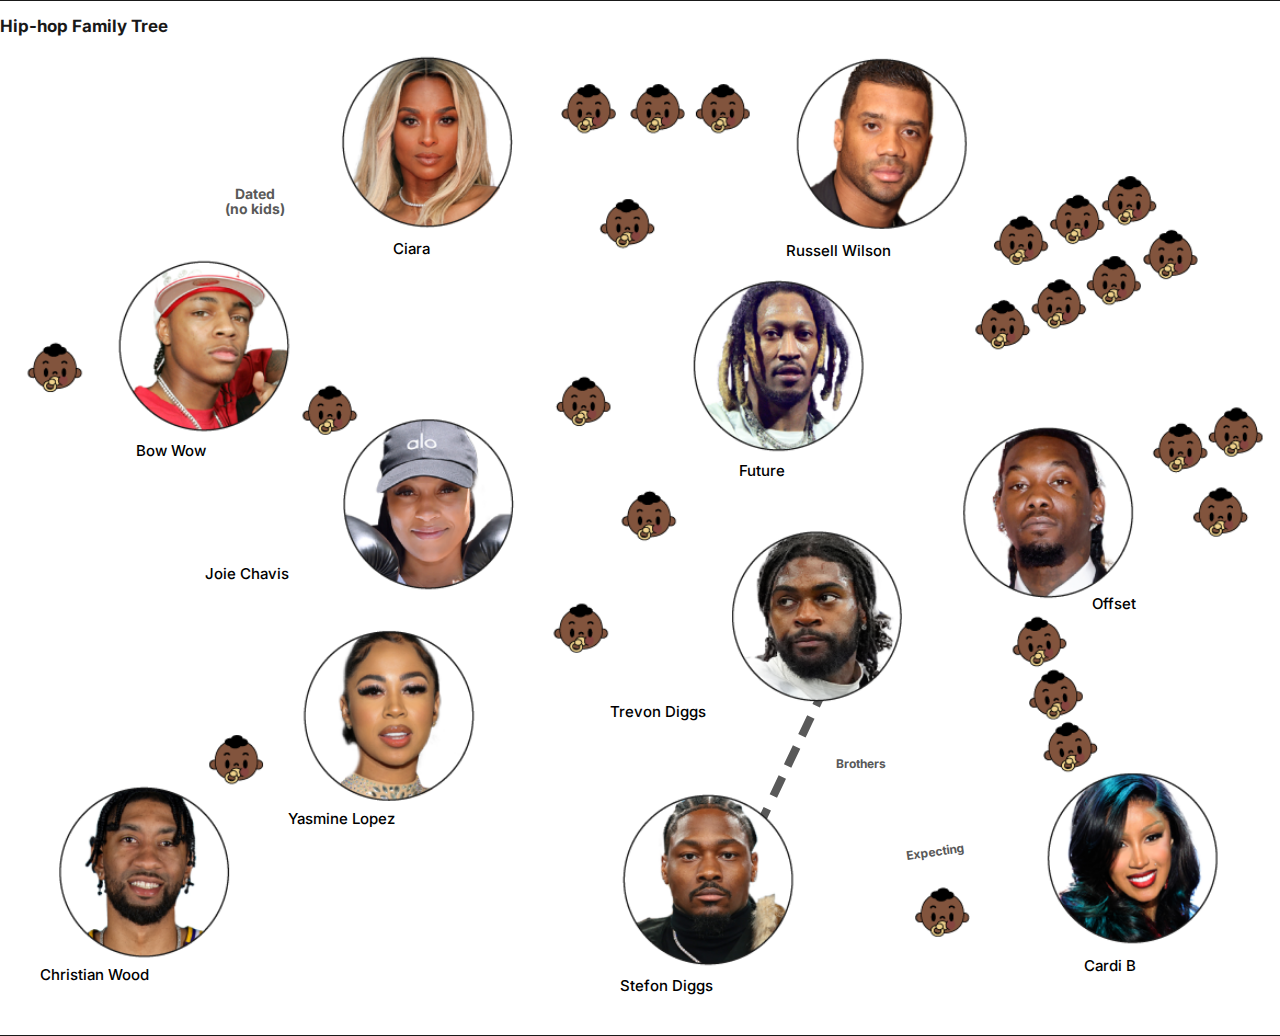
<file: Hip-hop-Family-Tree/index.html>
<html lang="en">
<head>
	<meta charset="utf-8">
	<meta name="viewport" content="width=device-width, initial-scale=1">
	<meta name="robots" content="indexifembedded,noindex" />
	<link rel="preconnect" href="https://fonts.googleapis.com">
	<link rel="preconnect" href="https://fonts.gstatic.com" crossorigin>
	<link href="https://fonts.googleapis.com/css2?family=Inter:ital,opsz,wght@0,14..32,100..900;1,14..32,100..900&family=Lora:ital,wght@0,400..700;1,400..700&display=swap" rel="stylesheet">
</head>
<body>
<div id="graphic">
<h1 id="graphicTop">
		<span id="graphicTitle">Hip-hop Family Tree</span></h1>
<h2 id="graphicSub">
		<span id="graphicSubtitle"></span></h2>
<!-- Generated by ai2html v0.100.0 - 2025-11-10 11:18 -->
<!-- ai file: Hip-hop Family Tree Animated.ai -->
<style type="text/css" media="screen,print">
		img {
		z-index: 100;
	}
	*[id^="line"] {
  stroke-dasharray:300;
  stroke-dashoffset:300;
  transform-box: fill-box;
  transform-origin: left;
  animation: lines 2s linear forwards;
  animation-iteration-count: infinite;
}
  @keyframes lines {
    90% {
      opacity: 1;
    stroke-dashoffset: 0;
  }
  100% {
    opacity: 0;
    stroke-dashoffset: 0;
  }
}
*[id^="bro"] {
  stroke-dasharray:8;
  stroke-dashoffset:16;
  transform-box: fill-box;
  transform-origin: left;
  animation: lines 2s linear forwards;
  animation-iteration-count: infinite;
}
  @keyframes lines {
    90% {
      opacity: 1;
    stroke-dashoffset: 0;
  }
  100% {
    opacity: 0;
    stroke-dashoffset: 0;
  }
}
	#g-Hip-hop-Family-Tree-Animated-box ,
	#g-Hip-hop-Family-Tree-Animated-box .g-artboard {
		margin:0 auto;
	}
	#g-Hip-hop-Family-Tree-Animated-box p {
		margin:0;
	}
	#g-Hip-hop-Family-Tree-Animated-box .g-aiAbs {
		position:absolute;
	}
	#g-Hip-hop-Family-Tree-Animated-box .g-aiImg {
		position:absolute;
		top:0;
		display:block;
		width:100% !important;
	}
	#g-Hip-hop-Family-Tree-Animated-box .g-aiSymbol {
		position: absolute;
		box-sizing: border-box;
	}
	#g-Hip-hop-Family-Tree-Animated-box .g-aiPointText p { white-space: nowrap; }
	#g-Hip-hop-Family-Tree-Animated-small {
		position:relative;
		overflow:hidden;
	}
	#g-Hip-hop-Family-Tree-Animated-small p {
		font-weight:500;
		line-height:14px;
		height:auto;
		filter:alpha(opacity=100);
		-ms-filter:progid:DXImageTransform.Microsoft.Alpha(Opacity=100);
		opacity:1;
		letter-spacing:0em;
		font-size:12;
		text-align:left;
		color:rgb(0,0,0);
		text-transform:none;
		padding-bottom:0;
		padding-top:0;
		mix-blend-mode:normal;
		font-style:normal;
		position:relative;
	}
	#g-Hip-hop-Family-Tree-Animated-small .g-pstyle0 {
		font-weight:700;
		line-height:12px;
		height:12px;
		font-size:11;
		text-align:center;
		color:rgb(89,89,89);
	}
	#g-Hip-hop-Family-Tree-Animated-small .g-pstyle1 {
		height:14px;
	}
	#g-Hip-hop-Family-Tree-Animated-small .g-pstyle2 {
		font-weight:700;
		line-height:12px;
		height:12px;
		font-size:10;
		text-align:center;
		color:rgb(89,89,89);
	}
	#g-Hip-hop-Family-Tree-Animated-medium {
		position:relative;
		overflow:hidden;
	}
	#g-Hip-hop-Family-Tree-Animated-medium p {
		font-weight:500;
		line-height:17px;
		height:auto;
		filter:alpha(opacity=100);
		-ms-filter:progid:DXImageTransform.Microsoft.Alpha(Opacity=100);
		opacity:1;
		letter-spacing:0em;
		font-size:14;
		text-align:left;
		color:rgb(0,0,0);
		text-transform:none;
		padding-bottom:0;
		padding-top:0;
		mix-blend-mode:normal;
		font-style:normal;
		position:relative;
	}
	#g-Hip-hop-Family-Tree-Animated-medium .g-pstyle0 {
		font-weight:700;
		line-height:14px;
		height:14px;
		font-size:13;
		text-align:center;
		color:rgb(89,89,89);
	}
	#g-Hip-hop-Family-Tree-Animated-medium .g-pstyle1 {
		height:17px;
	}
	#g-Hip-hop-Family-Tree-Animated-medium .g-pstyle2 {
		font-weight:700;
		line-height:14px;
		height:14px;
		font-size:12;
		text-align:center;
		color:rgb(89,89,89);
	}
	#g-Hip-hop-Family-Tree-Animated-large {
		position:relative;
		overflow:hidden;
	}
	#g-Hip-hop-Family-Tree-Animated-large p {
		font-weight:500;
		line-height:18px;
		height:auto;
		filter:alpha(opacity=100);
		-ms-filter:progid:DXImageTransform.Microsoft.Alpha(Opacity=100);
		opacity:1;
		letter-spacing:0em;
		font-size:15;
		text-align:left;
		color:rgb(0,0,0);
		text-transform:none;
		padding-bottom:0;
		padding-top:0;
		mix-blend-mode:normal;
		font-style:normal;
		position:relative;
	}
	#g-Hip-hop-Family-Tree-Animated-large .g-pstyle0 {
		font-weight:700;
		line-height:15px;
		height:15px;
		font-size:14;
		text-align:center;
		color:rgb(89,89,89);
	}
	#g-Hip-hop-Family-Tree-Animated-large .g-pstyle1 {
		height:18px;
	}
	#g-Hip-hop-Family-Tree-Animated-large .g-pstyle2 {
		font-weight:700;
		line-height:15px;
		height:15px;
		font-size:12;
		text-align:center;
		color:rgb(89,89,89);
	}

	/* Custom CSS */
	body {
margin: 0 0 0 0;
-webkit-font-smoothing: antialiased;
-moz-osx-font-smoothing: grayscale;
font-family: 'Inter', sans-serif;
}
#graphicTop {
width: 100%;
display: inline-block;
margin: 0 0 0 0;
border-top: 1px solid #191919;
padding: 14px 0 0 0;
font-style: normal; 
}
#graphicSub {
width: 100%;
display: inline-block;
margin: 0 0 0 0;
padding: 6px 0 6px 0;
}
#graphicSource {
width: 100%;
display: inline-block;
margin: 0 0 0 0;
border-bottom: 1px solid #191919;
padding: 0 0 20px 0;
}
h1 {
}
h2 {
}
h3 {
}
#graphicTitle {
width: 100%;
display: inline-block; 
font-weight: 700;
font-size: 17px;
line-height: 22px;
text-align: left;
color: #191919; }
#graphicSubtitle {
width: 100%;
display: inline-block; 
font-weight: 400;
font-size: 15px;
line-height: 19px;
text-align: left;
color: #767676; 
}
#graphicSource {
width: 100%;
font-weight: 400;
font-size: 10px;
line-height: 14px;
color: #A4A4A4;
text-align: left;
margin: 6px 0 0 0;
}
#graphic {
width: 100%;
}
*[id^="map_label"] {
  text-shadow: 0px 0px 1px #fff, 0px 0px 2px #fff, 0px 0px 3px #fff, 0px 0px 10px rgb(255, 255, 255);
}

</style>

<div id="g-Hip-hop-Family-Tree-Animated-box" class="ai2html">

	<!-- Artboard: small -->
	<div id="g-Hip-hop-Family-Tree-Animated-small" class="g-artboard" style="max-width: 391px;max-height: 490px" data-aspect-ratio="0.798" data-min-width="0" data-max-width="391">
<div style="padding: 0 0 125.2674% 0;"></div>
		<img id="g-Hip-hop-Family-Tree-Animated-small-img" class="g-aiImg" alt="" src="Hip-hop-Family-Tree-Animated-small.png"/>
<svg class="g-aiImg" id="g-Hip-hop-Family-Tree-Animated-small-_svg-img" xmlns="http://www.w3.org/2000/svg" baseProfile="tiny" version="1.2" viewBox="0 0 320 400.856">
  <!-- Generator: Adobe Illustrator 29.4.0, SVG Export Plug-In . SVG Version: 2.1.0 Build 152)  -->
  <line id="line" x1="162.389" y1="33.918" x2="283.554" y2="33.918" fill="none" stroke="#9feffc" stroke-miterlimit="10" stroke-width="3"/>
  <path id="line1" data-name="line" d="M222.814,109.358" fill="none" stroke="#f42149" stroke-miterlimit="10" stroke-width="3"/>
  <line id="line2" data-name="line" x1="57.874" y1="212.551" x2="158.459" y2="258.14" fill="none" stroke="#ffce6c" stroke-miterlimit="10" stroke-width="3"/>
  <line id="line3" data-name="line" x1="227.252" y1="111.404" x2="333.212" y2="146.341" fill="none" stroke="#ef870a" stroke-miterlimit="10" stroke-width="2.918"/>
  <line id="line4" data-name="line" x1="257.062" y1="215.55" x2="335.709" y2="195.796" fill="none" stroke="#d1d1d1" stroke-miterlimit="10" stroke-width="3"/>
  <line id="line5" data-name="line" x1="57.874" y1="223.915" x2="39.991" y2="304.977" fill="none" stroke="#ff8faa" stroke-miterlimit="10" stroke-width="3"/>
  <line id="line6" data-name="line" x1="139.927" y1="359.757" x2="245.295" y2="345.562" stroke="#ff8faa" stroke-miterlimit="10" stroke-width="3"/>
  <line id="line7" data-name="line" x1="153.858" y1="35.087" x2="82.589" y2="106.355" fill="none" stroke="#003559" stroke-miterlimit="10" stroke-width="3"/>
  <line id="line8" data-name="line" x1="154.543" y1="37.836" x2="225.811" y2="109.104" fill="none" stroke="#f42149" stroke-miterlimit="10" stroke-width="3"/>
  <path id="line9" data-name="line" d="M158.617,45.427" fill="none" stroke="#f42149" stroke-miterlimit="10" stroke-width="3"/>
  <line id="line10" data-name="line" x1="154.543" y1="185.119" x2="154.543" y2="237.204" fill="none" stroke="#07d8b0" stroke-miterlimit="10" stroke-width="3"/>
  <line id="line11" data-name="line" x1="76.767" y1="109.198" x2="-1.541" y2="136.982" fill="none" stroke="#07d8b0" stroke-miterlimit="10" stroke-width="2"/>
  <line id="line12" data-name="line" x1="256.22" y1="245.895" x2="267.706" y2="319.378" fill="none" stroke="#004db3" stroke-miterlimit="10" stroke-width="3.677"/>
  <line id="line13" data-name="line" x1="226.608" y1="121.553" x2="160.158" y2="164.402" fill="none" stroke="#27d6ff" stroke-miterlimit="10" stroke-width="3"/>
  <line id="line14" data-name="line" x1="78.743" y1="122.801" x2="145.193" y2="165.65" fill="none" stroke="#d1d1d1" stroke-miterlimit="10" stroke-width="3"/>
  <g id="bro">
    <line x1="161.292" y1="274.988" x2="160.221" y2="277.247" fill="none" stroke="#595959" stroke-linecap="square" stroke-miterlimit="10" stroke-width="3"/>
    <line x1="156.988" y1="284.064" x2="137.59" y2="324.968" fill="none" stroke="#595959" stroke-dasharray="4.716 7.545" stroke-linecap="square" stroke-miterlimit="10" stroke-width="3"/>
    <line x1="135.974" y1="328.377" x2="134.902" y2="330.636" fill="none" stroke="#595959" stroke-linecap="square" stroke-miterlimit="10" stroke-width="3"/>
  </g>
</svg>
		<div id="g-ai0-1" class="g-ARTWORK_HERE g-aiAbs g-aiPointText" style="top:13.84%;margin-top:-12.5px;left:28.5071%;margin-left:-32px;width:64px;">
			<p class="g-pstyle0">Dated</p>
			<p class="g-pstyle0">(no kids)</p>
		</div>
		<div id="g-ai0-2" class="g-ARTWORK_HERE g-aiAbs g-aiPointText" style="top:18.0918%;margin-top:-7.5px;left:44.422%;width:47px;">
			<p class="g-pstyle1">Ciara</p>
		</div>
		<div id="g-ai0-3" class="g-ARTWORK_HERE g-aiAbs g-aiPointText" style="top:18.5907%;margin-top:-7.5px;left:76.4793%;width:92px;">
			<p class="g-pstyle1">Russell Wilson</p>
		</div>
		<div id="g-ai0-4" class="g-ARTWORK_HERE g-aiAbs g-aiPointText" style="top:36.5523%;margin-top:-7.5px;left:15.0047%;width:71px;">
			<p class="g-pstyle1">Bow Wow</p>
		</div>
		<div id="g-ai0-5" class="g-ARTWORK_HERE g-aiAbs g-aiPointText" style="top:38.0491%;margin-top:-7.5px;left:66.0983%;width:54px;">
			<p class="g-pstyle1">Future</p>
		</div>
		<div id="g-ai0-6" class="g-ARTWORK_HERE g-aiAbs g-aiPointText" style="top:43.2879%;margin-top:-7.5px;left:5.1785%;width:96px;">
			<p class="g-pstyle1">Yasmine Lopez</p>
		</div>
		<div id="g-ai0-7" class="g-ARTWORK_HERE g-aiAbs g-aiPointText" style="top:51.2708%;margin-top:-7.5px;left:49.8802%;width:77px;">
			<p class="g-pstyle1">Joie Chavis</p>
		</div>
		<div id="g-ai0-8" class="g-ARTWORK_HERE g-aiAbs g-aiPointText" style="top:63.2452%;margin-top:-7.5px;left:82.2586%;width:52px;">
			<p class="g-pstyle1">Offset</p>
		</div>
		<div id="g-ai0-9" class="g-ARTWORK_HERE g-aiAbs g-aiPointText" style="top:72.7249%;margin-top:-7.5px;left:24.6037%;width:88px;">
			<p class="g-pstyle1">Trevon Diggs</p>
		</div>
		<div id="g-ai0-10" class="g-ARTWORK_HERE g-aiAbs g-aiPointText" style="top:77.4431%;margin-top:-6.4px;left:53.41%;margin-left:-30px;width:60px;">
			<p class="g-pstyle2">Brothers</p>
		</div>
		<div id="g-ai0-11" class="g-ARTWORK_HERE g-aiAbs g-aiPointText" style="transform: matrix(0.9897,-0.1428,0.1428,0.9897,0,0);transform-origin: 50% 57.7699370210183%;-webkit-transform: matrix(0.9897,-0.1428,0.1428,0.9897,0,0);-webkit-transform-origin: 50% 57.7699370210183%;-ms-transform: matrix(0.9897,-0.1428,0.1428,0.9897,0,0);-ms-transform-origin: 50% 57.7699370210183%;top:85.426%;margin-top:-6.4px;left:62.1477%;margin-left:-33.5px;width:67px;">
			<p class="g-pstyle2">Expecting</p>
		</div>
		<div id="g-ai0-12" class="g-ARTWORK_HERE g-aiAbs g-aiPointText" style="top:89.6887%;margin-top:-7.5px;left:0.7744%;width:98px;">
			<p class="g-pstyle1">Christian Wood</p>
		</div>
		<div id="g-ai0-13" class="g-ARTWORK_HERE g-aiAbs g-aiPointText" style="top:96.1748%;margin-top:-7.5px;left:79.1399%;width:57px;">
			<p class="g-pstyle1">Cardi B</p>
		</div>
		<div id="g-ai0-14" class="g-ARTWORK_HERE g-aiAbs g-aiPointText" style="top:98.1705%;margin-top:-7.5px;left:30.8411%;width:86px;">
			<p class="g-pstyle1">Stefon Diggs</p>
		</div>
	</div>

	<!-- Artboard: medium -->
	<div id="g-Hip-hop-Family-Tree-Animated-medium" class="g-artboard" style="min-width: 392px;max-width: 583px;max-height: 715px" data-aspect-ratio="0.815" data-min-width="392" data-max-width="583">
<div style="padding: 0 0 122.6916% 0;"></div>
		<img id="g-Hip-hop-Family-Tree-Animated-medium-img" class="g-aiImg" alt="" src="Hip-hop-Family-Tree-Animated-medium.png"/>
<svg class="g-aiImg" id="g-Hip-hop-Family-Tree-Animated-medium-_svg-img" xmlns="http://www.w3.org/2000/svg" baseProfile="tiny" version="1.2" viewBox="0 0 392 480.951">
  <!-- Generator: Adobe Illustrator 29.4.0, SVG Export Plug-In . SVG Version: 2.1.0 Build 152)  -->
  <line id="line" x1="71.888" y1="256.308" x2="192.899" y2="311.154" fill="none" stroke="#ffce6c" stroke-miterlimit="10" stroke-width="3.609"/>
  <line id="line1" data-name="line" x1="275.662" y1="134.621" x2="405.818" y2="177.535" fill="none" stroke="#ef870a" stroke-miterlimit="10" stroke-width="3.511"/>
  <line id="line2" data-name="line" x1="311.525" y1="259.916" x2="400.749" y2="237.506" fill="none" stroke="#d1d1d1" stroke-miterlimit="10" stroke-width="3.609"/>
  <line id="line3" data-name="line" x1="71.888" y1="269.979" x2="50.373" y2="367.503" fill="none" stroke="#ff8faa" stroke-miterlimit="10" stroke-width="3.609"/>
  <line id="line4" data-name="line" x1="170.604" y1="433.407" x2="297.368" y2="416.329" stroke="#ff8faa" stroke-miterlimit="10" stroke-width="3.609"/>
  <line id="line5" data-name="line" x1="187.363" y1="42.806" x2="101.623" y2="128.547" fill="none" stroke="#003559" stroke-miterlimit="10" stroke-width="3.609"/>
  <line id="line6" data-name="line" x1="188.188" y1="46.113" x2="273.929" y2="131.854" fill="none" stroke="#f42149" stroke-miterlimit="10" stroke-width="3.609"/>
  <line id="line7" data-name="line" x1="197.627" y1="41.4" x2="343.397" y2="41.4" fill="none" stroke="#9feffc" stroke-miterlimit="10" stroke-width="3.609"/>
  <path id="line8" data-name="line" d="M270.322,132.159" fill="none" stroke="#f42149" stroke-miterlimit="10" stroke-width="3.609"/>
  <path id="line9" data-name="line" d="M193.089,55.246" fill="none" stroke="#f42149" stroke-miterlimit="10" stroke-width="3.609"/>
  <line id="line10" data-name="line" x1="188.188" y1="223.305" x2="188.188" y2="285.967" fill="none" stroke="#07d8b0" stroke-miterlimit="10" stroke-width="3.609"/>
  <line id="line11" data-name="line" x1="94.618" y1="131.967" x2=".407" y2="165.393" fill="none" stroke="#07d8b0" stroke-miterlimit="10" stroke-width="2.406"/>
  <line id="line12" data-name="line" x1="310.513" y1="296.423" x2="324.33" y2="384.828" fill="none" stroke="#004db3" stroke-miterlimit="10" stroke-width="4.424"/>
  <line id="line13" data-name="line" x1="274.887" y1="146.831" x2="194.943" y2="198.381" fill="none" stroke="#27d6ff" stroke-miterlimit="10" stroke-width="3.609"/>
  <line id="line14" data-name="line" x1="96.996" y1="148.332" x2="176.939" y2="199.882" fill="none" stroke="#d1d1d1" stroke-miterlimit="10" stroke-width="3.609"/>
  <g id="bro">
    <line x1="196.308" y1="331.424" x2="195.019" y2="334.141" fill="none" stroke="#595959" stroke-linecap="square" stroke-miterlimit="10" stroke-width="3.609"/>
    <line x1="191.13" y1="342.343" x2="167.792" y2="391.553" fill="none" stroke="#595959" stroke-dasharray="5.673 9.077" stroke-linecap="square" stroke-miterlimit="10" stroke-width="3.609"/>
    <line x1="165.847" y1="395.654" x2="164.559" y2="398.372" fill="none" stroke="#595959" stroke-linecap="square" stroke-miterlimit="10" stroke-width="3.609"/>
  </g>
</svg>
		<div id="g-ai1-1" class="g-ARTWORK_HERE g-aiAbs g-aiPointText" style="top:13.9122%;margin-top:-14.9px;left:28.6339%;margin-left:-36.5px;width:73px;">
			<p class="g-pstyle0">Dated</p>
			<p class="g-pstyle0">(no kids)</p>
		</div>
		<div id="g-ai1-2" class="g-ARTWORK_HERE g-aiAbs g-aiPointText" style="top:18.3691%;margin-top:-9.3px;left:44.2037%;width:52px;">
			<p class="g-pstyle1">Ciara</p>
		</div>
		<div id="g-ai1-3" class="g-ARTWORK_HERE g-aiAbs g-aiPointText" style="top:18.577%;margin-top:-9.3px;left:75.6871%;width:106px;">
			<p class="g-pstyle1">Russell Wilson</p>
		</div>
		<div id="g-ai1-4" class="g-ARTWORK_HERE g-aiAbs g-aiPointText" style="top:36.8741%;margin-top:-9.3px;left:15.2003%;width:81px;">
			<p class="g-pstyle1">Bow Wow</p>
		</div>
		<div id="g-ai1-5" class="g-ARTWORK_HERE g-aiAbs g-aiPointText" style="top:38.3295%;margin-top:-9.3px;left:65.4921%;width:61px;">
			<p class="g-pstyle1">Future</p>
		</div>
		<div id="g-ai1-6" class="g-ARTWORK_HERE g-aiAbs g-aiPointText" style="top:43.7356%;margin-top:-9.3px;left:5.6628%;width:111px;">
			<p class="g-pstyle1">Yasmine Lopez</p>
		</div>
		<div id="g-ai1-7" class="g-ARTWORK_HERE g-aiAbs g-aiPointText" style="top:51.4286%;margin-top:-9.3px;left:49.5643%;width:88px;">
			<p class="g-pstyle1">Joie Chavis</p>
		</div>
		<div id="g-ai1-8" class="g-ARTWORK_HERE g-aiAbs g-aiPointText" style="top:63.696%;margin-top:-9.3px;left:81.363%;width:58px;">
			<p class="g-pstyle1">Offset</p>
		</div>
		<div id="g-ai1-9" class="g-ARTWORK_HERE g-aiAbs g-aiPointText" style="top:73.0525%;margin-top:-9.3px;left:24.7403%;width:101px;">
			<p class="g-pstyle1">Trevon Diggs</p>
		</div>
		<div id="g-ai1-10" class="g-ARTWORK_HERE g-aiAbs g-aiPointText" style="top:77.6666%;margin-top:-7.5px;left:53.067%;margin-left:-34px;width:68px;">
			<p class="g-pstyle2">Brothers</p>
		</div>
		<div id="g-ai1-11" class="g-ARTWORK_HERE g-aiAbs g-aiPointText" style="transform: matrix(0.9897,-0.1428,0.1428,0.9897,0,0);transform-origin: 50% 56.6325539218861%;-webkit-transform: matrix(0.9897,-0.1428,0.1428,0.9897,0,0);-webkit-transform-origin: 50% 56.6325539218861%;-ms-transform: matrix(0.9897,-0.1428,0.1428,0.9897,0,0);-ms-transform-origin: 50% 56.6325539218861%;top:85.7756%;margin-top:-7.5px;left:61.5884%;margin-left:-38px;width:76px;">
			<p class="g-pstyle2">Expecting</p>
		</div>
		<div id="g-ai1-12" class="g-ARTWORK_HERE g-aiAbs g-aiPointText" style="top:90.102%;margin-top:-9.3px;left:1.3376%;width:114px;">
			<p class="g-pstyle1">Christian Wood</p>
		</div>
		<div id="g-ai1-13" class="g-ARTWORK_HERE g-aiAbs g-aiPointText" style="top:96.5476%;margin-top:-9.3px;left:78.3002%;width:64px;">
			<p class="g-pstyle1">Cardi B</p>
		</div>
		<div id="g-ai1-14" class="g-ARTWORK_HERE g-aiAbs g-aiPointText" style="top:98.6268%;margin-top:-9.3px;left:30.866%;width:99px;">
			<p class="g-pstyle1">Stefon Diggs</p>
		</div>
	</div>

	<!-- Artboard: large -->
	<div id="g-Hip-hop-Family-Tree-Animated-large" class="g-artboard" style="min-width: 584px;" data-aspect-ratio="1.333" data-min-width="584">
<div style="padding: 0 0 75.0077% 0;"></div>
		<img id="g-Hip-hop-Family-Tree-Animated-large-img" class="g-aiImg" alt="" src="Hip-hop-Family-Tree-Animated-large.png"/>
<svg class="g-aiImg" id="g-Hip-hop-Family-Tree-Animated-large-_svg-img" xmlns="http://www.w3.org/2000/svg" baseProfile="tiny" version="1.2" viewBox="0 0 584 438.045">
  <!-- Generator: Adobe Illustrator 29.4.0, SVG Export Plug-In . SVG Version: 2.1.0 Build 152)  -->
  <line id="line" x1="203.22" y1="297.27" x2="344.687" y2="263.766" fill="none" stroke="#ffce6c" stroke-miterlimit="10" stroke-width="4.05"/>
  <line id="line1" data-name="line" x1="345.037" y1="156.71" x2="626.567" y2="38.613" fill="none" stroke="#ef870a" stroke-miterlimit="10" stroke-width="3.618"/>
  <line id="line2" data-name="line" x1="499.407" y1="208.452" x2="594.38" y2="184.597" fill="none" stroke="#d1d1d1" stroke-miterlimit="10" stroke-width="3.719"/>
  <line id="line3" data-name="line" x1="156.222" y1="307.371" x2="74.034" y2="371.421" fill="none" stroke="#ff8faa" stroke-miterlimit="10" stroke-width="3.719"/>
  <line id="line4" data-name="line" x1="354.183" y1="387.24" x2="484.818" y2="369.641" stroke="#ff8faa" stroke-miterlimit="10" stroke-width="3.719"/>
  <line id="line5" data-name="line" x1="193.81" y1="44.683" x2="105.451" y2="133.042" fill="none" stroke="#003559" stroke-miterlimit="10" stroke-width="3.719"/>
  <line id="line6" data-name="line" x1="194.659" y1="48.091" x2="347.953" y2="135.288" fill="none" stroke="#f42149" stroke-miterlimit="10" stroke-width="3.719"/>
  <line id="line7" data-name="line" x1="204.387" y1="43.233" x2="380.671" y2="43.233" fill="none" stroke="#9feffc" stroke-miterlimit="10" stroke-width="3.719"/>
  <path id="line8" data-name="line" d="M279.302,136.764" fill="none" stroke="#f42149" stroke-miterlimit="10" stroke-width="3.719"/>
  <path id="line9" data-name="line" d="M199.71,57.503" fill="none" stroke="#f42149" stroke-miterlimit="10" stroke-width="3.719"/>
  <line id="line10" data-name="line" x1="366.45" y1="251.468" x2="228.961" y2="211.935" fill="none" stroke="#07d8b0" stroke-miterlimit="10" stroke-width="3.719"/>
  <line id="line11" data-name="line" x1="98.232" y1="136.566" x2="1.145" y2="171.013" fill="none" stroke="#07d8b0" stroke-miterlimit="10" stroke-width="2.48"/>
  <line id="line12" data-name="line" x1="485.415" y1="245.459" x2="512.518" y2="333.597" fill="none" stroke="#004db3" stroke-miterlimit="10" stroke-width="4.559"/>
  <line id="line13" data-name="line" x1="338.333" y1="150.546" x2="201.621" y2="205.008" fill="none" stroke="#27d6ff" stroke-miterlimit="10" stroke-width="3.719"/>
  <line id="line14" data-name="line" x1="100.683" y1="153.431" x2="183.067" y2="206.555" fill="none" stroke="#d1d1d1" stroke-miterlimit="10" stroke-width="3.719"/>
  <g id="bro">
    <line x1="380.671" y1="282.143" x2="379.343" y2="284.943" fill="none" stroke="#595959" stroke-linecap="square" stroke-miterlimit="10" stroke-width="3.719"/>
    <line x1="375.335" y1="293.395" x2="351.285" y2="344.108" fill="none" stroke="#595959" stroke-dasharray="5.847 9.354" stroke-linecap="square" stroke-miterlimit="10" stroke-width="3.719"/>
    <line x1="349.281" y1="348.334" x2="347.953" y2="351.135" fill="none" stroke="#595959" stroke-linecap="square" stroke-miterlimit="10" stroke-width="3.719"/>
  </g>
</svg>
		<div id="g-ai2-1" class="g-ARTWORK_HERE g-aiAbs g-aiPointText" style="top:15.832%;margin-top:-15.4px;left:19.8831%;margin-left:-37px;width:74px;">
			<p class="g-pstyle0">Dated</p>
			<p class="g-pstyle0">(no kids)</p>
		</div>
		<div id="g-ai2-2" class="g-ARTWORK_HERE g-aiAbs g-aiPointText" style="top:20.9079%;margin-top:-9.6px;left:30.701%;width:53px;">
			<p class="g-pstyle1">Ciara</p>
		</div>
		<div id="g-ai2-3" class="g-ARTWORK_HERE g-aiAbs g-aiPointText" style="top:21.1362%;margin-top:-9.6px;left:61.3826%;width:109px;">
			<p class="g-pstyle1">Russell Wilson</p>
		</div>
		<div id="g-ai2-4" class="g-ARTWORK_HERE g-aiAbs g-aiPointText" style="top:41.9103%;margin-top:-9.6px;left:10.6387%;width:83px;">
			<p class="g-pstyle1">Bow Wow</p>
		</div>
		<div id="g-ai2-5" class="g-ARTWORK_HERE g-aiAbs g-aiPointText" style="top:43.9649%;margin-top:-9.6px;left:57.7401%;width:62px;">
			<p class="g-pstyle1">Future</p>
		</div>
		<div id="g-ai2-6" class="g-ARTWORK_HERE g-aiAbs g-aiPointText" style="top:54.6944%;margin-top:-9.6px;left:15.9996%;width:90px;">
			<p class="g-pstyle1">Joie Chavis</p>
		</div>
		<div id="g-ai2-7" class="g-ARTWORK_HERE g-aiAbs g-aiPointText" style="top:57.8905%;margin-top:-9.6px;left:85.3277%;width:59px;">
			<p class="g-pstyle1">Offset</p>
		</div>
		<div id="g-ai2-8" class="g-ARTWORK_HERE g-aiAbs g-aiPointText" style="top:69.0766%;margin-top:-9.6px;left:47.6563%;width:103px;">
			<p class="g-pstyle1">Trevon Diggs</p>
		</div>
		<div id="g-ai2-9" class="g-ARTWORK_HERE g-aiAbs g-aiPointText" style="top:74.476%;margin-top:-8.2px;left:67.3016%;margin-left:-35px;width:70px;">
			<p class="g-pstyle2">Brothers</p>
		</div>
		<div id="g-ai2-10" class="g-ARTWORK_HERE g-aiAbs g-aiPointText" style="top:80.2626%;margin-top:-9.6px;left:22.4981%;width:114px;">
			<p class="g-pstyle1">Yasmine Lopez</p>
		</div>
		<div id="g-ai2-11" class="g-ARTWORK_HERE g-aiAbs g-aiPointText" style="transform: matrix(0.9897,-0.1428,0.1428,0.9897,0,0);transform-origin: 50% 56.0692271218587%;-webkit-transform: matrix(0.9897,-0.1428,0.1428,0.9897,0,0);-webkit-transform-origin: 50% 56.0692271218587%;-ms-transform: matrix(0.9897,-0.1428,0.1428,0.9897,0,0);-ms-transform-origin: 50% 56.0692271218587%;top:83.6075%;margin-top:-8.2px;left:73.0895%;margin-left:-38.5px;width:77px;">
			<p class="g-pstyle2">Expecting</p>
		</div>
		<div id="g-ai2-12" class="g-ARTWORK_HERE g-aiAbs g-aiPointText" style="top:95.5579%;margin-top:-9.6px;left:84.7051%;width:66px;">
			<p class="g-pstyle1">Cardi B</p>
		</div>
		<div id="g-ai2-13" class="g-ARTWORK_HERE g-aiAbs g-aiPointText" style="top:96.4711%;margin-top:-9.6px;left:3.1118%;width:116px;">
			<p class="g-pstyle1">Christian Wood</p>
		</div>
		<div id="g-ai2-14" class="g-ARTWORK_HERE g-aiAbs g-aiPointText" style="top:97.6125%;margin-top:-9.6px;left:48.472%;width:101px;">
			<p class="g-pstyle1">Stefon Diggs</p>
		</div>
	</div>

</div>
	<p id="graphicSource">

<!-- Custom JS -->
<script>
document.addEventListener("touchstart", function() {}, true);
window.addEventListener("load", onLoadFunction);
function onLoadFunction(e){
   onResizeFunction();
   window.addEventListener("resize", onResizeFunction);
}
function onResizeFunction (e){
    var iFrameResize = document.getElementById("graphic");
   window.parent.postMessage({data:{height:iFrameResize.clientHeight}},"*")
}
(() => {
    setInterval(() => {
    window.parent.postMessage(
        {
          sentinel: 'amp',
          type: 'embed-size',
          height: document.body.scrollHeight,
        },
        '*'
      );
   }, 1000);
})()
</script>
<script type="text/javascript">
	(function (containerId, opts) {
		if (!('querySelector' in document)) return;
		var container = document.getElementById(containerId);
		var nameSpace = opts.namespace || '';
		var onResize = throttle(update, 200);
		var waiting = !!window.IntersectionObserver;
		var observer;
		update();

		document.addEventListener('DOMContentLoaded', update);
		window.addEventListener('resize', onResize);

		// NYT Scoop-specific code
		if (opts.setup) {
			opts.setup(container).on('cleanup', cleanup);
		}

		function cleanup() {
			document.removeEventListener('DOMContentLoaded', update);
			window.removeEventListener('resize', onResize);
			if (observer) observer.disconnect();
		}

		function update() {
			var artboards = selectChildren('.' + nameSpace + 'artboard[data-min-width]', container),
					width = Math.round(container.getBoundingClientRect().width);

			// Set artboard visibility based on container width
			artboards.forEach(function(el) {
				var minwidth = el.getAttribute('data-min-width'),
						maxwidth = el.getAttribute('data-max-width');
				if (+minwidth <= width && (+maxwidth >= width || maxwidth === null)) {
					if (!waiting) {
						selectChildren('.' + nameSpace + 'aiImg', el).forEach(updateImgSrc);
					}
					el.style.display = 'block';
				} else {
					el.style.display = 'none';
				}
			});

			// Initialize lazy loading on first call
			if (waiting && !observer) {
				if (elementInView(container)) {
					waiting = false;
					update();
				} else {
					observer = new IntersectionObserver(onIntersectionChange, {});
					observer.observe(container);
				}
			}
		}

		function elementInView(el) {
			var bounds = el.getBoundingClientRect();
			return bounds.top < window.innerHeight && bounds.bottom > 0;
		}

		// Replace blank placeholder image with actual image
		function updateImgSrc(img) {
			var src = img.getAttribute('data-src');
			if (src && img.getAttribute('src') != src) {
				img.setAttribute('src', src);
			}
		}

		function onIntersectionChange(entries) {
			// There may be multiple entries relating to the same container
			// (captured at different times)
			var isIntersecting = entries.reduce(function(memo, entry) {
				return memo || entry.isIntersecting;
			}, false);
			if (isIntersecting) {
				waiting = false;
				// update: don't remove -- we need the observer to trigger an update
				// when a hidden map becomes visible after user interaction
				// (e.g. when an accordion menu or tab opens)
				// observer.disconnect();
				// observer = null;
				update();
			}
		}

		function selectChildren(selector, parent) {
			return parent ? Array.prototype.slice.call(parent.querySelectorAll(selector)) : [];
		}

		// based on underscore.js
		function throttle(func, wait) {
			var timeout = null, previous = 0;
			function run() {
					previous = Date.now();
					timeout = null;
					func();
			}
			return function() {
				var remaining = wait - (Date.now() - previous);
				if (remaining <= 0 || remaining > wait) {
					clearTimeout(timeout);
					run();
				} else if (!timeout) {
					timeout = setTimeout(run, remaining);
				}
			};
		}
	})("g-Hip-hop-Family-Tree-Animated-box", {namespace: "g-", setup: window.setupInteractive || window.getComponent});
</script>
</div>
</body>
<!-- End ai2html - 2025-11-10 11:18 -->
</file>
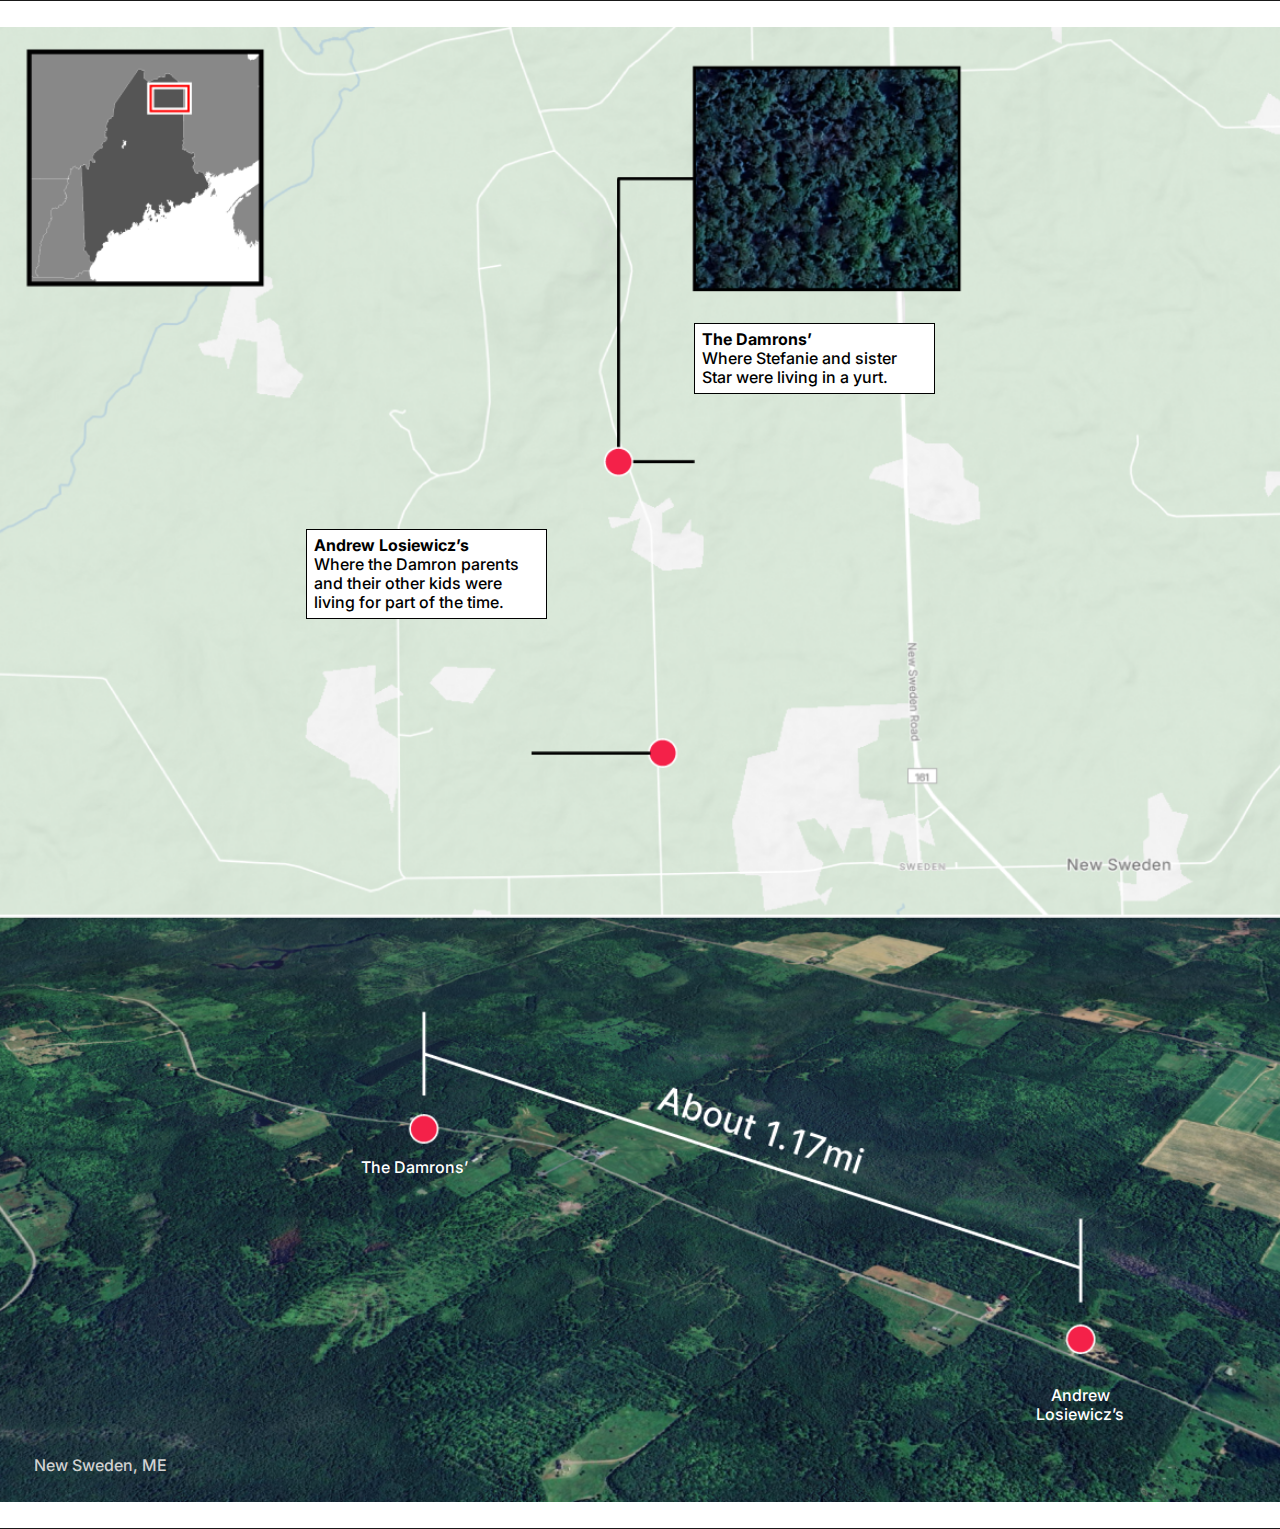
<file: missing13locatormap/index.html>
<html lang="en">
<head>
	<meta charset="utf-8">
	<meta name="viewport" content="width=device-width, initial-scale=1">
	<meta name="robots" content="indexifembedded,noindex" />
	<link rel="preconnect" href="https://fonts.googleapis.com">
	<link rel="preconnect" href="https://fonts.gstatic.com" crossorigin>
	<link href="https://fonts.googleapis.com/css2?family=Inter:ital,opsz,wght@0,14..32,100..900;1,14..32,100..900&family=Lora:ital,wght@0,400..700;1,400..700&display=swap" rel="stylesheet">
</head>
<body>
<div id="graphic">
<h1 id="graphicTop">
		<span id="graphicTitle"></span></h1>
<h2 id="graphicSub">
		<span id="graphicSubtitle"></span></h2>
<!-- Generated by ai2html v0.100.0 - 2025-12-02 13:37 -->
<!-- ai file: Missing 13 locator map.ai -->
<style type="text/css" media="screen,print">
	*[id^="path"] {
  stroke-dasharray:127;
  stroke-dashoffset:127;
  transform-box: fill-box;
  transform-origin: left;
  animation: lines 3s linear forwards infinite;
}
  @keyframes lines {
    90% {
      opacity: 1;
    stroke-dashoffset: 0;
  }
  100% {
    opacity: 0;
    stroke-dashoffset: 0;
  }
}
	#g-Missing-13-locator-map-box ,
	#g-Missing-13-locator-map-box .g-artboard {
		margin:0 auto;
	}
	#g-Missing-13-locator-map-box p {
		margin:0;
	}
	#g-Missing-13-locator-map-box .g-aiAbs {
		position:absolute;
	}
	#g-Missing-13-locator-map-box .g-aiImg {
		position:absolute;
		top:0;
		display:block;
		width:100% !important;
	}
	#g-Missing-13-locator-map-box .g-aiSymbol {
		position: absolute;
		box-sizing: border-box;
	}
	#g-Missing-13-locator-map-box .g-aiPointText p { white-space: nowrap; }
	#g-Missing-13-locator-map-small {
		position:relative;
		overflow:hidden;
	}
	#g-Missing-13-locator-map-small p {
		font-weight:500;
		line-height:14px;
		filter:alpha(opacity=100);
		-ms-filter:progid:DXImageTransform.Microsoft.Alpha(Opacity=100);
		opacity:1;
		letter-spacing:0em;
		font-size:12;
		text-align:left;
		color:rgb(0,0,0);
		text-transform:none;
		padding-bottom:0;
		padding-top:0;
		mix-blend-mode:normal;
		font-style:normal;
		height:auto;
		position:relative;
	}
	#g-Missing-13-locator-map-small .g-pstyle0 {
		font-weight:700;
	}
	#g-Missing-13-locator-map-small .g-pstyle1 {
		font-family:'Inter',sans-serif;
		line-height:12px;
		height:12px;
		text-align:center;
		color:rgb(255,255,255);
	}
	#g-Missing-13-locator-map-small .g-pstyle2 {
		font-family:'Inter',sans-serif;
		height:14px;
		color:rgb(209,209,209);
	}
	#g-Missing-13-locator-map-medium {
		position:relative;
		overflow:hidden;
	}
	#g-Missing-13-locator-map-medium p {
		font-weight:500;
		line-height:16px;
		filter:alpha(opacity=100);
		-ms-filter:progid:DXImageTransform.Microsoft.Alpha(Opacity=100);
		opacity:1;
		letter-spacing:0em;
		font-size:13;
		text-align:left;
		color:rgb(0,0,0);
		text-transform:none;
		padding-bottom:0;
		padding-top:0;
		mix-blend-mode:normal;
		font-style:normal;
		height:auto;
		position:relative;
	}
	#g-Missing-13-locator-map-medium .g-pstyle0 {
		font-weight:700;
	}
	#g-Missing-13-locator-map-medium .g-pstyle1 {
		font-family:'Inter',sans-serif;
		line-height:13px;
		height:13px;
		text-align:center;
		color:rgb(255,255,255);
	}
	#g-Missing-13-locator-map-medium .g-pstyle2 {
		font-family:'Inter',sans-serif;
		height:16px;
		color:rgb(209,209,209);
	}
	#g-Missing-13-locator-map-large {
		position:relative;
		overflow:hidden;
	}
	#g-Missing-13-locator-map-large p {
		font-weight:500;
		line-height:19px;
		filter:alpha(opacity=100);
		-ms-filter:progid:DXImageTransform.Microsoft.Alpha(Opacity=100);
		opacity:1;
		letter-spacing:0em;
		font-size:16;
		text-align:left;
		color:rgb(0,0,0);
		text-transform:none;
		padding-bottom:0;
		padding-top:0;
		mix-blend-mode:normal;
		font-style:normal;
		height:auto;
		position:relative;
	}
	#g-Missing-13-locator-map-large .g-pstyle0 {
		font-weight:700;
	}
	#g-Missing-13-locator-map-large .g-pstyle1 {
		font-family:'Inter',sans-serif;
		height:19px;
		text-align:center;
		color:rgb(255,255,255);
	}
	#g-Missing-13-locator-map-large .g-pstyle2 {
		font-family:'Inter',sans-serif;
		height:19px;
		color:rgb(209,209,209);
	}

	/* Custom CSS */
	body {
margin: 0 0 0 0;
-webkit-font-smoothing: antialiased;
-moz-osx-font-smoothing: grayscale;
font-family: 'Inter', sans-serif;
}
#graphicTop {
width: 100%;
display: inline-block;
margin: 0 0 0 0;
border-top: 1px solid #191919;
padding: 14px 0 0 0;
font-style: normal; 
}
#graphicSub {
width: 100%;
display: inline-block;
margin: 0 0 0 0;
padding: 6px 0 6px 0;
}
#graphicSource {
width: 100%;
display: inline-block;
margin: 0 0 0 0;
border-bottom: 1px solid #191919;
padding: 0 0 20px 0;
}
h1 {
}
h2 {
}
h3 {
}
#graphicTitle {
width: 100%;
display: inline-block; 
font-weight: 700;
font-size: 17px;
line-height: 22px;
text-align: left;
color: #191919; }
#graphicSubtitle {
width: 100%;
display: inline-block; 
font-weight: 400;
font-size: 15px;
line-height: 19px;
text-align: left;
color: #767676; 
}
#graphicSource {
width: 100%;
font-weight: 400;
font-size: 10px;
line-height: 14px;
color: #A4A4A4;
text-align: left;
margin: 6px 0 0 0;
}
#graphic {
width: 100%;
}
*[id^="map_label"] {
  text-shadow: 0px 0px 1px #fff, 0px 0px 2px #fff, 0px 0px 3px #fff, 0px 0px 10px rgb(255, 255, 255);
}

</style>

<div id="g-Missing-13-locator-map-box" class="ai2html">

	<!-- Artboard: small -->
	<div id="g-Missing-13-locator-map-small" class="g-artboard" style="max-width: 391px;max-height: 663px" data-aspect-ratio="0.59" data-min-width="0" data-max-width="391">
<div style="padding: 0 0 169.4894% 0;"></div>
		<img id="g-Missing-13-locator-map-small-img" class="g-aiImg" alt="" src="Missing-13-locator-map-small.png"/>
<svg class="g-aiImg" id="g-Missing-13-locator-map-small-_svg-img" xmlns="http://www.w3.org/2000/svg" baseProfile="tiny" version="1.2" viewBox="0 0 320 542.366">
  <!-- Generator: Adobe Illustrator 29.4.0, SVG Export Plug-In . SVG Version: 2.1.0 Build 152)  -->
  <polyline id="path" points="191.299 239.91 189.436 167.909 181.842 146.859" fill="none" stroke="#f42149" stroke-miterlimit="10"/>
</svg>
		<div id="g-ai0-1" class="g-Layer_7 g-aiAbs" style="padding: 6px 6px 6px 7px;background-color: rgb(255,255,255);border: 1px solid rgb(0,0,0);top:17.8846%;left:63.7723%;width:24.0625%;">
			<p class="g-pstyle0">The Damrons&rsquo;</p>
			<p>Where Stefanie and sister Star were living in a yurt.</p>
		</div>
		<div id="g-ai0-2" class="g-Layer_7 g-aiAbs" style="padding: 6px 6px 6px 7px;background-color: rgb(255,255,255);border: 1px solid rgb(0,0,0);top:35.9536%;left:22.0979%;width:24.0625%;">
			<p class="g-pstyle0">Andrew Losiewicz&rsquo;s</p>
			<p>Where the Damron parents and their other kids were living for part of the time.</p>
		</div>
		<div id="g-ai0-3" class="g-Layer_16 g-aiAbs g-aiPointText" style="top:78.9317%;margin-top:-7.1px;left:17.3521%;margin-left:-50.5px;width:101px;">
			<p class="g-pstyle1">The Damrons&rsquo;</p>
		</div>
		<div id="g-ai0-4" class="g-Layer_16 g-aiAbs g-aiPointText" style="top:93.4976%;margin-top:-13.1px;left:87.8743%;margin-left:-44px;width:88px;">
			<p class="g-pstyle1">Andrew</p>
			<p class="g-pstyle1">Losiewicz&rsquo;s</p>
		</div>
		<div id="g-ai0-5" class="g-Layer_15 g-aiAbs g-aiPointText" style="top:97.9226%;margin-top:-8.1px;left:2.623%;width:122px;">
			<p class="g-pstyle2">New Sweden, ME</p>
		</div>
	</div>

	<!-- Artboard: medium -->
	<div id="g-Missing-13-locator-map-medium" class="g-artboard" style="min-width: 392px;max-width: 583px;max-height: 839px" data-aspect-ratio="0.695" data-min-width="392" data-max-width="583">
<div style="padding: 0 0 143.9663% 0;"></div>
		<img id="g-Missing-13-locator-map-medium-img" class="g-aiImg" alt="" src="Missing-13-locator-map-medium.png"/>
<svg class="g-aiImg" id="g-Missing-13-locator-map-medium-_svg-img" xmlns="http://www.w3.org/2000/svg" baseProfile="tiny" version="1.2" viewBox="0 0 392 564.348">
  <!-- Generator: Adobe Illustrator 29.4.0, SVG Export Plug-In . SVG Version: 2.1.0 Build 152)  -->
  <polyline id="path" points="219.277 267.225 217.232 188.19 208.94 165.208" fill="none" stroke="#f42149" stroke-miterlimit="10" stroke-width="1.092"/>
</svg>
		<div id="g-ai1-1" class="g-Layer_7 g-aiAbs" style="padding: 6px 6px 6px 7px;background-color: rgb(255,255,255);border: 1px solid rgb(0,0,0);top:19.6687%;left:59.4914%;width:21.6837%;">
			<p class="g-pstyle0">The Damrons&rsquo;</p>
			<p>Where Stefanie and sister Star were living in a yurt.</p>
		</div>
		<div id="g-ai1-2" class="g-Layer_7 g-aiAbs" style="padding: 6px 6px 6px 7px;background-color: rgb(255,255,255);border: 1px solid rgb(0,0,0);top:33.1356%;left:22.3582%;width:21.6837%;">
			<p class="g-pstyle0">Andrew Losiewicz&rsquo;s</p>
			<p>Where the Damron parents and their other kids were living for part of the time.</p>
		</div>
		<div id="g-ai1-3" class="g-Layer_16 g-aiAbs g-aiPointText" style="top:78.2657%;margin-top:-7.7px;left:18.1829%;margin-left:-54px;width:108px;">
			<p class="g-pstyle1">The Damrons&rsquo;</p>
		</div>
		<div id="g-ai1-4" class="g-Layer_16 g-aiAbs g-aiPointText" style="top:93.4159%;margin-top:-14.2px;left:80.9028%;margin-left:-46.5px;width:93px;">
			<p class="g-pstyle1">Andrew</p>
			<p class="g-pstyle1">Losiewicz&rsquo;s</p>
		</div>
		<div id="g-ai1-5" class="g-Layer_15 g-aiAbs g-aiPointText" style="top:97.8561%;margin-top:-9.2px;left:2.1398%;width:131px;">
			<p class="g-pstyle2">New Sweden, ME</p>
		</div>
	</div>

	<!-- Artboard: large -->
	<div id="g-Missing-13-locator-map-large" class="g-artboard" style="min-width: 584px;" data-aspect-ratio="0.868" data-min-width="584">
<div style="padding: 0 0 115.223% 0;"></div>
		<img id="g-Missing-13-locator-map-large-img" class="g-aiImg" alt="" src="Missing-13-locator-map-large.png"/>
<svg class="g-aiImg" id="g-Missing-13-locator-map-large-_svg-img" xmlns="http://www.w3.org/2000/svg" baseProfile="tiny" version="1.2" viewBox="0 0 584 672.902">
  <!-- Generator: Adobe Illustrator 29.4.0, SVG Export Plug-In . SVG Version: 2.1.0 Build 152)  -->
  <polyline id="path" points="299.868 325.813 297.377 229.538 287.277 201.543" fill="none" stroke="#f42149" stroke-miterlimit="10" stroke-width="1.33"/>
</svg>
		<div id="g-ai2-1" class="g-Layer_7 g-aiAbs" style="padding: 6px 6px 6px 7px;background-color: rgb(255,255,255);border: 1px solid rgb(0,0,0);top:20.0624%;left:54.2528%;width:17.637%;">
			<p class="g-pstyle0">The Damrons&rsquo;</p>
			<p>Where Stefanie and sister Star were living in a yurt.</p>
		</div>
		<div id="g-ai2-2" class="g-Layer_7 g-aiAbs" style="padding: 6px 6px 6px 7px;background-color: rgb(255,255,255);border: 1px solid rgb(0,0,0);top:34.0317%;left:23.8907%;width:17.637%;">
			<p class="g-pstyle0">Andrew Losiewicz&rsquo;s</p>
			<p>Where the Damron parents and their other kids were living for part of the time.</p>
		</div>
		<div id="g-ai2-3" class="g-Layer_16 g-aiAbs g-aiPointText" style="top:77.4207%;margin-top:-11px;left:32.3989%;margin-left:-64px;width:128px;">
			<p class="g-pstyle1">The Damrons&rsquo;</p>
		</div>
		<div id="g-ai2-4" class="g-Layer_16 g-aiAbs g-aiPointText" style="top:93.5598%;margin-top:-20.6px;left:84.3873%;margin-left:-54.5px;width:109px;">
			<p class="g-pstyle1">Andrew</p>
			<p class="g-pstyle1">Losiewicz&rsquo;s</p>
		</div>
		<div id="g-ai2-5" class="g-Layer_15 g-aiAbs g-aiPointText" style="top:97.6278%;margin-top:-10.9px;left:2.6919%;width:155px;">
			<p class="g-pstyle2">New Sweden, ME</p>
		</div>
	</div>

</div>
	<p id="graphicSource">

<!-- Custom JS -->
<script>
document.addEventListener("touchstart", function() {}, true);
window.addEventListener("load", onLoadFunction);
function onLoadFunction(e){
   onResizeFunction();
   window.addEventListener("resize", onResizeFunction);
}
function onResizeFunction (e){
    var iFrameResize = document.getElementById("graphic");
   window.parent.postMessage({data:{height:iFrameResize.clientHeight}},"*")
}
(() => {
    setInterval(() => {
    window.parent.postMessage(
        {
          sentinel: 'amp',
          type: 'embed-size',
          height: document.body.scrollHeight,
        },
        '*'
      );
   }, 1000);
})()
</script>
<script type="text/javascript">
	(function (containerId, opts) {
		if (!('querySelector' in document)) return;
		var container = document.getElementById(containerId);
		var nameSpace = opts.namespace || '';
		var onResize = throttle(update, 200);
		var waiting = !!window.IntersectionObserver;
		var observer;
		update();

		document.addEventListener('DOMContentLoaded', update);
		window.addEventListener('resize', onResize);

		// NYT Scoop-specific code
		if (opts.setup) {
			opts.setup(container).on('cleanup', cleanup);
		}

		function cleanup() {
			document.removeEventListener('DOMContentLoaded', update);
			window.removeEventListener('resize', onResize);
			if (observer) observer.disconnect();
		}

		function update() {
			var artboards = selectChildren('.' + nameSpace + 'artboard[data-min-width]', container),
					width = Math.round(container.getBoundingClientRect().width);

			// Set artboard visibility based on container width
			artboards.forEach(function(el) {
				var minwidth = el.getAttribute('data-min-width'),
						maxwidth = el.getAttribute('data-max-width');
				if (+minwidth <= width && (+maxwidth >= width || maxwidth === null)) {
					if (!waiting) {
						selectChildren('.' + nameSpace + 'aiImg', el).forEach(updateImgSrc);
					}
					el.style.display = 'block';
				} else {
					el.style.display = 'none';
				}
			});

			// Initialize lazy loading on first call
			if (waiting && !observer) {
				if (elementInView(container)) {
					waiting = false;
					update();
				} else {
					observer = new IntersectionObserver(onIntersectionChange, {});
					observer.observe(container);
				}
			}
		}

		function elementInView(el) {
			var bounds = el.getBoundingClientRect();
			return bounds.top < window.innerHeight && bounds.bottom > 0;
		}

		// Replace blank placeholder image with actual image
		function updateImgSrc(img) {
			var src = img.getAttribute('data-src');
			if (src && img.getAttribute('src') != src) {
				img.setAttribute('src', src);
			}
		}

		function onIntersectionChange(entries) {
			// There may be multiple entries relating to the same container
			// (captured at different times)
			var isIntersecting = entries.reduce(function(memo, entry) {
				return memo || entry.isIntersecting;
			}, false);
			if (isIntersecting) {
				waiting = false;
				// update: don't remove -- we need the observer to trigger an update
				// when a hidden map becomes visible after user interaction
				// (e.g. when an accordion menu or tab opens)
				// observer.disconnect();
				// observer = null;
				update();
			}
		}

		function selectChildren(selector, parent) {
			return parent ? Array.prototype.slice.call(parent.querySelectorAll(selector)) : [];
		}

		// based on underscore.js
		function throttle(func, wait) {
			var timeout = null, previous = 0;
			function run() {
					previous = Date.now();
					timeout = null;
					func();
			}
			return function() {
				var remaining = wait - (Date.now() - previous);
				if (remaining <= 0 || remaining > wait) {
					clearTimeout(timeout);
					run();
				} else if (!timeout) {
					timeout = setTimeout(run, remaining);
				}
			};
		}
	})("g-Missing-13-locator-map-box", {namespace: "g-", setup: window.setupInteractive || window.getComponent});
</script>
</div>
</body>
<!-- End ai2html - 2025-12-02 13:37 -->
</file>
<file: FederalInterest Rate/story_player.css>
﻿*{box-sizing:border-box}p,h1,h2,h3,h4{margin:0;font-weight:normal}html{height:100%}body{font-family:"Canva Sans Variable",Helvetica,Arial,sans-serif;min-height:100vh;margin:0;font-size:16px;color:#000;-webkit-font-smoothing:antialiased;overscroll-behavior:none}input,select,textarea{font-family:"Canva Sans Variable",Helvetica,Arial,sans-serif}pre{max-width:100%;overflow:auto}a:link,a:visited{color:inherit;text-decoration:none}a:hover,a:active{opacity:.75}table.basic-table{margin:2em 0;border-collapse:collapse}table.basic-table th,table.basic-table td{text-align:left;padding-top:.5em;padding-bottom:.5em;padding-right:3em;max-width:250px;border-bottom:1px solid #eee}table.basic-table th.invoice-status,table.basic-table td.invoice-status{text-transform:capitalize}table.basic-table th a,table.basic-table td a{text-decoration:underline}.basic-form{margin:2em 0}.basic-form input[type=text],.basic-form input[type=url],.basic-form textarea{border-radius:3px;border:1px solid #ddd;padding:.2em .1em .2em .3em;min-height:30px;font-size:13px;outline:none;transition:200ms linear border}.basic-form .dropdown-container{width:20em;display:inline-block;position:relative}.basic-form .dropdown-container #theme-company{width:100%}.basic-form .dropdown-container input[data-autocomplete]+.fa{position:absolute;right:10px;margin-top:8px;pointer-events:none}/*!
 *  Font Awesome 4.5.0 by @davegandy - http://fontawesome.io - @fontawesome
 *  License - http://fontawesome.io/license (Font: SIL OFL 1.1, CSS: MIT License)
 */@font-face{font-family:"FontAwesome";src:url("fonts/fontawesome-webfont.eot?v=4.5.0");src:url("fonts/fontawesome-webfont.eot?#iefix&v=4.5.0") format("embedded-opentype"),url("fonts/fontawesome-webfont.woff2?v=4.5.0") format("woff2"),url("fonts/fontawesome-webfont.woff?v=4.5.0") format("woff"),url("fonts/fontawesome-webfont.ttf?v=4.5.0") format("truetype"),url("fonts/fontawesome-webfont.svg?v=4.5.0#fontawesomeregular") format("svg");font-weight:normal;font-style:normal}.fa{display:inline-block;font:normal normal normal 14px/1 FontAwesome;font-size:inherit;text-rendering:auto;-webkit-font-smoothing:antialiased;-moz-osx-font-smoothing:grayscale}.fa-lg{font-size:1.3333333333em;line-height:.75em;vertical-align:-15%}.fa-2x{font-size:2em}.fa-3x{font-size:3em}.fa-4x{font-size:4em}.fa-5x{font-size:5em}.fa-fw{width:1.2857142857em;text-align:center}.fa-ul{padding-left:0;margin-left:2.1428571429em;list-style-type:none}.fa-ul>li{position:relative}.fa-li{position:absolute;left:-2.1428571429em;width:2.1428571429em;top:.1428571429em;text-align:center}.fa-li.fa-lg{left:-1.8571428571em}.fa-border{padding:.2em .25em .15em;border:solid .08em #eee;border-radius:.1em}.fa-pull-left{float:left}.fa-pull-right{float:right}.fa.fa-pull-left{margin-right:.3em}.fa.fa-pull-right{margin-left:.3em}.pull-right{float:right}.pull-left{float:left}.fa.pull-left{margin-right:.3em}.fa.pull-right{margin-left:.3em}.fa-spin{-webkit-animation:fa-spin 2s infinite linear;animation:fa-spin 2s infinite linear}.fa-pulse{-webkit-animation:fa-spin 1s infinite steps(8);animation:fa-spin 1s infinite steps(8)}@-webkit-keyframes fa-spin{0%{-webkit-transform:rotate(0deg);transform:rotate(0deg)}100%{-webkit-transform:rotate(359deg);transform:rotate(359deg)}}@keyframes fa-spin{0%{-webkit-transform:rotate(0deg);transform:rotate(0deg)}100%{-webkit-transform:rotate(359deg);transform:rotate(359deg)}}.fa-rotate-90{filter:progid:DXImageTransform.Microsoft.BasicImage(rotation=1);-webkit-transform:rotate(90deg);-ms-transform:rotate(90deg);transform:rotate(90deg)}.fa-rotate-180{filter:progid:DXImageTransform.Microsoft.BasicImage(rotation=2);-webkit-transform:rotate(180deg);-ms-transform:rotate(180deg);transform:rotate(180deg)}.fa-rotate-270{filter:progid:DXImageTransform.Microsoft.BasicImage(rotation=3);-webkit-transform:rotate(270deg);-ms-transform:rotate(270deg);transform:rotate(270deg)}.fa-flip-horizontal{filter:progid:DXImageTransform.Microsoft.BasicImage(rotation=0);-webkit-transform:scale(-1, 1);-ms-transform:scale(-1, 1);transform:scale(-1, 1)}.fa-flip-vertical{filter:progid:DXImageTransform.Microsoft.BasicImage(rotation=2);-webkit-transform:scale(1, -1);-ms-transform:scale(1, -1);transform:scale(1, -1)}:root .fa-rotate-90,:root .fa-rotate-180,:root .fa-rotate-270,:root .fa-flip-horizontal,:root .fa-flip-vertical{filter:none}.fa-stack{position:relative;display:inline-block;width:2em;height:2em;line-height:2em;vertical-align:middle}.fa-stack-1x,.fa-stack-2x{position:absolute;left:0;width:100%;text-align:center}.fa-stack-1x{line-height:inherit}.fa-stack-2x{font-size:2em}.fa-inverse{color:#fff}.fa-glass:before{content:""}.fa-music:before{content:""}.fa-search:before{content:""}.fa-envelope-o:before{content:""}.fa-heart:before{content:""}.fa-star:before{content:""}.fa-star-o:before{content:""}.fa-user:before{content:""}.fa-film:before{content:""}.fa-th-large:before{content:""}.fa-th:before{content:""}.fa-th-list:before{content:""}.fa-check:before{content:""}.fa-remove:before,.fa-close:before,.fa-times:before{content:""}.fa-search-plus:before{content:""}.fa-search-minus:before{content:""}.fa-power-off:before{content:""}.fa-signal:before{content:""}.fa-gear:before,.fa-cog:before{content:""}.fa-trash-o:before{content:""}.fa-home:before{content:""}.fa-file-o:before{content:""}.fa-clock-o:before{content:""}.fa-road:before{content:""}.fa-download:before{content:""}.fa-arrow-circle-o-down:before{content:""}.fa-arrow-circle-o-up:before{content:""}.fa-inbox:before{content:""}.fa-play-circle-o:before{content:""}.fa-rotate-right:before,.fa-repeat:before{content:""}.fa-refresh:before{content:""}.fa-list-alt:before{content:""}.fa-lock:before{content:""}.fa-flag:before{content:""}.fa-headphones:before{content:""}.fa-volume-off:before{content:""}.fa-volume-down:before{content:""}.fa-volume-up:before{content:""}.fa-qrcode:before{content:""}.fa-barcode:before{content:""}.fa-tag:before{content:""}.fa-tags:before{content:""}.fa-book:before{content:""}.fa-bookmark:before{content:""}.fa-print:before{content:""}.fa-camera:before{content:""}.fa-font:before{content:""}.fa-bold:before{content:""}.fa-italic:before{content:""}.fa-text-height:before{content:""}.fa-text-width:before{content:""}.fa-align-left:before{content:""}.fa-align-center:before{content:""}.fa-align-right:before{content:""}.fa-align-justify:before{content:""}.fa-list:before{content:""}.fa-dedent:before,.fa-outdent:before{content:""}.fa-indent:before{content:""}.fa-video-camera:before{content:""}.fa-photo:before,.fa-image:before,.fa-picture-o:before{content:""}.fa-pencil:before{content:""}.fa-map-marker:before{content:""}.fa-adjust:before{content:""}.fa-tint:before{content:""}.fa-edit:before,.fa-pencil-square-o:before{content:""}.fa-share-square-o:before{content:""}.fa-check-square-o:before{content:""}.fa-arrows:before{content:""}.fa-step-backward:before{content:""}.fa-fast-backward:before{content:""}.fa-backward:before{content:""}.fa-play:before{content:""}.fa-pause:before{content:""}.fa-stop:before{content:""}.fa-forward:before{content:""}.fa-fast-forward:before{content:""}.fa-step-forward:before{content:""}.fa-eject:before{content:""}.fa-chevron-left:before{content:""}.fa-chevron-right:before{content:""}.fa-plus-circle:before{content:""}.fa-minus-circle:before{content:""}.fa-times-circle:before{content:""}.fa-check-circle:before{content:""}.fa-question-circle:before{content:""}.fa-info-circle:before{content:""}.fa-crosshairs:before{content:""}.fa-times-circle-o:before{content:""}.fa-check-circle-o:before{content:""}.fa-ban:before{content:""}.fa-arrow-left:before{content:""}.fa-arrow-right:before{content:""}.fa-arrow-up:before{content:""}.fa-arrow-down:before{content:""}.fa-mail-forward:before,.fa-share:before{content:""}.fa-expand:before{content:""}.fa-compress:before{content:""}.fa-plus:before{content:""}.fa-minus:before{content:""}.fa-asterisk:before{content:""}.fa-exclamation-circle:before{content:""}.fa-gift:before{content:""}.fa-leaf:before{content:""}.fa-fire:before{content:""}.fa-eye:before{content:""}.fa-eye-slash:before{content:""}.fa-warning:before,.fa-exclamation-triangle:before{content:""}.fa-plane:before{content:""}.fa-calendar:before{content:""}.fa-random:before{content:""}.fa-comment:before{content:""}.fa-magnet:before{content:""}.fa-chevron-up:before{content:""}.fa-chevron-down:before{content:""}.fa-retweet:before{content:""}.fa-shopping-cart:before{content:""}.fa-folder:before{content:""}.fa-folder-open:before{content:""}.fa-arrows-v:before{content:""}.fa-arrows-h:before{content:""}.fa-bar-chart-o:before,.fa-bar-chart:before{content:""}.fa-twitter-square:before{content:""}.fa-facebook-square:before{content:""}.fa-camera-retro:before{content:""}.fa-key:before{content:""}.fa-gears:before,.fa-cogs:before{content:""}.fa-comments:before{content:""}.fa-thumbs-o-up:before{content:""}.fa-thumbs-o-down:before{content:""}.fa-star-half:before{content:""}.fa-heart-o:before{content:""}.fa-sign-out:before{content:""}.fa-linkedin-square:before{content:""}.fa-thumb-tack:before{content:""}.fa-external-link:before{content:""}.fa-sign-in:before{content:""}.fa-trophy:before{content:""}.fa-github-square:before{content:""}.fa-upload:before{content:""}.fa-lemon-o:before{content:""}.fa-phone:before{content:""}.fa-square-o:before{content:""}.fa-bookmark-o:before{content:""}.fa-phone-square:before{content:""}.fa-twitter:before{content:""}.fa-facebook-f:before,.fa-facebook:before{content:""}.fa-github:before{content:""}.fa-unlock:before{content:""}.fa-credit-card:before{content:""}.fa-feed:before,.fa-rss:before{content:""}.fa-hdd-o:before{content:""}.fa-bullhorn:before{content:""}.fa-bell:before{content:""}.fa-certificate:before{content:""}.fa-hand-o-right:before{content:""}.fa-hand-o-left:before{content:""}.fa-hand-o-up:before{content:""}.fa-hand-o-down:before{content:""}.fa-arrow-circle-left:before{content:""}.fa-arrow-circle-right:before{content:""}.fa-arrow-circle-up:before{content:""}.fa-arrow-circle-down:before{content:""}.fa-globe:before{content:""}.fa-wrench:before{content:""}.fa-tasks:before{content:""}.fa-filter:before{content:""}.fa-briefcase:before{content:""}.fa-arrows-alt:before{content:""}.fa-group:before,.fa-users:before{content:""}.fa-chain:before,.fa-link:before{content:""}.fa-cloud:before{content:""}.fa-flask:before{content:""}.fa-cut:before,.fa-scissors:before{content:""}.fa-copy:before,.fa-files-o:before{content:""}.fa-paperclip:before{content:""}.fa-save:before,.fa-floppy-o:before{content:""}.fa-square:before{content:""}.fa-navicon:before,.fa-reorder:before,.fa-bars:before{content:""}.fa-list-ul:before{content:""}.fa-list-ol:before{content:""}.fa-strikethrough:before{content:""}.fa-underline:before{content:""}.fa-table:before{content:""}.fa-magic:before{content:""}.fa-truck:before{content:""}.fa-pinterest:before{content:""}.fa-pinterest-square:before{content:""}.fa-google-plus-square:before{content:""}.fa-google-plus:before{content:""}.fa-money:before{content:""}.fa-caret-down:before{content:""}.fa-caret-up:before{content:""}.fa-caret-left:before{content:""}.fa-caret-right:before{content:""}.fa-columns:before{content:""}.fa-unsorted:before,.fa-sort:before{content:""}.fa-sort-down:before,.fa-sort-desc:before{content:""}.fa-sort-up:before,.fa-sort-asc:before{content:""}.fa-envelope:before{content:""}.fa-linkedin:before{content:""}.fa-rotate-left:before,.fa-undo:before{content:""}.fa-legal:before,.fa-gavel:before{content:""}.fa-dashboard:before,.fa-tachometer:before{content:""}.fa-comment-o:before{content:""}.fa-comments-o:before{content:""}.fa-flash:before,.fa-bolt:before{content:""}.fa-sitemap:before{content:""}.fa-umbrella:before{content:""}.fa-paste:before,.fa-clipboard:before{content:""}.fa-lightbulb-o:before{content:""}.fa-exchange:before{content:""}.fa-cloud-download:before{content:""}.fa-cloud-upload:before{content:""}.fa-user-md:before{content:""}.fa-stethoscope:before{content:""}.fa-suitcase:before{content:""}.fa-bell-o:before{content:""}.fa-coffee:before{content:""}.fa-cutlery:before{content:""}.fa-file-text-o:before{content:""}.fa-building-o:before{content:""}.fa-hospital-o:before{content:""}.fa-ambulance:before{content:""}.fa-medkit:before{content:""}.fa-fighter-jet:before{content:""}.fa-beer:before{content:""}.fa-h-square:before{content:""}.fa-plus-square:before{content:""}.fa-angle-double-left:before{content:""}.fa-angle-double-right:before{content:""}.fa-angle-double-up:before{content:""}.fa-angle-double-down:before{content:""}.fa-angle-left:before{content:""}.fa-angle-right:before{content:""}.fa-angle-up:before{content:""}.fa-angle-down:before{content:""}.fa-desktop:before{content:""}.fa-laptop:before{content:""}.fa-tablet:before{content:""}.fa-mobile-phone:before,.fa-mobile:before{content:""}.fa-circle-o:before{content:""}.fa-quote-left:before{content:""}.fa-quote-right:before{content:""}.fa-spinner:before{content:""}.fa-circle:before{content:""}.fa-mail-reply:before,.fa-reply:before{content:""}.fa-github-alt:before{content:""}.fa-folder-o:before{content:""}.fa-folder-open-o:before{content:""}.fa-smile-o:before{content:""}.fa-frown-o:before{content:""}.fa-meh-o:before{content:""}.fa-gamepad:before{content:""}.fa-keyboard-o:before{content:""}.fa-flag-o:before{content:""}.fa-flag-checkered:before{content:""}.fa-terminal:before{content:""}.fa-code:before{content:""}.fa-mail-reply-all:before,.fa-reply-all:before{content:""}.fa-star-half-empty:before,.fa-star-half-full:before,.fa-star-half-o:before{content:""}.fa-location-arrow:before{content:""}.fa-crop:before{content:""}.fa-code-fork:before{content:""}.fa-unlink:before,.fa-chain-broken:before{content:""}.fa-question:before{content:""}.fa-info:before{content:""}.fa-exclamation:before{content:""}.fa-superscript:before{content:""}.fa-subscript:before{content:""}.fa-eraser:before{content:""}.fa-puzzle-piece:before{content:""}.fa-microphone:before{content:""}.fa-microphone-slash:before{content:""}.fa-shield:before{content:""}.fa-calendar-o:before{content:""}.fa-fire-extinguisher:before{content:""}.fa-rocket:before{content:""}.fa-maxcdn:before{content:""}.fa-chevron-circle-left:before{content:""}.fa-chevron-circle-right:before{content:""}.fa-chevron-circle-up:before{content:""}.fa-chevron-circle-down:before{content:""}.fa-html5:before{content:""}.fa-css3:before{content:""}.fa-anchor:before{content:""}.fa-unlock-alt:before{content:""}.fa-bullseye:before{content:""}.fa-ellipsis-h:before{content:""}.fa-ellipsis-v:before{content:""}.fa-rss-square:before{content:""}.fa-play-circle:before{content:""}.fa-ticket:before{content:""}.fa-minus-square:before{content:""}.fa-minus-square-o:before{content:""}.fa-level-up:before{content:""}.fa-level-down:before{content:""}.fa-check-square:before{content:""}.fa-pencil-square:before{content:""}.fa-external-link-square:before{content:""}.fa-share-square:before{content:""}.fa-compass:before{content:""}.fa-toggle-down:before,.fa-caret-square-o-down:before{content:""}.fa-toggle-up:before,.fa-caret-square-o-up:before{content:""}.fa-toggle-right:before,.fa-caret-square-o-right:before{content:""}.fa-euro:before,.fa-eur:before{content:""}.fa-gbp:before{content:""}.fa-dollar:before,.fa-usd:before{content:""}.fa-rupee:before,.fa-inr:before{content:""}.fa-cny:before,.fa-rmb:before,.fa-yen:before,.fa-jpy:before{content:""}.fa-ruble:before,.fa-rouble:before,.fa-rub:before{content:""}.fa-won:before,.fa-krw:before{content:""}.fa-bitcoin:before,.fa-btc:before{content:""}.fa-file:before{content:""}.fa-file-text:before{content:""}.fa-sort-alpha-asc:before{content:""}.fa-sort-alpha-desc:before{content:""}.fa-sort-amount-asc:before{content:""}.fa-sort-amount-desc:before{content:""}.fa-sort-numeric-asc:before{content:""}.fa-sort-numeric-desc:before{content:""}.fa-thumbs-up:before{content:""}.fa-thumbs-down:before{content:""}.fa-youtube-square:before{content:""}.fa-youtube:before{content:""}.fa-xing:before{content:""}.fa-xing-square:before{content:""}.fa-youtube-play:before{content:""}.fa-dropbox:before{content:""}.fa-stack-overflow:before{content:""}.fa-instagram:before{content:""}.fa-flickr:before{content:""}.fa-adn:before{content:""}.fa-bitbucket:before{content:""}.fa-bitbucket-square:before{content:""}.fa-tumblr:before{content:""}.fa-tumblr-square:before{content:""}.fa-long-arrow-down:before{content:""}.fa-long-arrow-up:before{content:""}.fa-long-arrow-left:before{content:""}.fa-long-arrow-right:before{content:""}.fa-apple:before{content:""}.fa-windows:before{content:""}.fa-android:before{content:""}.fa-linux:before{content:""}.fa-dribbble:before{content:""}.fa-skype:before{content:""}.fa-foursquare:before{content:""}.fa-trello:before{content:""}.fa-female:before{content:""}.fa-male:before{content:""}.fa-gittip:before,.fa-gratipay:before{content:""}.fa-sun-o:before{content:""}.fa-moon-o:before{content:""}.fa-archive:before{content:""}.fa-bug:before{content:""}.fa-vk:before{content:""}.fa-weibo:before{content:""}.fa-renren:before{content:""}.fa-pagelines:before{content:""}.fa-stack-exchange:before{content:""}.fa-arrow-circle-o-right:before{content:""}.fa-arrow-circle-o-left:before{content:""}.fa-toggle-left:before,.fa-caret-square-o-left:before{content:""}.fa-dot-circle-o:before{content:""}.fa-wheelchair:before{content:""}.fa-vimeo-square:before{content:""}.fa-turkish-lira:before,.fa-try:before{content:""}.fa-plus-square-o:before{content:""}.fa-space-shuttle:before{content:""}.fa-slack:before{content:""}.fa-envelope-square:before{content:""}.fa-wordpress:before{content:""}.fa-openid:before{content:""}.fa-institution:before,.fa-bank:before,.fa-university:before{content:""}.fa-mortar-board:before,.fa-graduation-cap:before{content:""}.fa-yahoo:before{content:""}.fa-google:before{content:""}.fa-reddit:before{content:""}.fa-reddit-square:before{content:""}.fa-stumbleupon-circle:before{content:""}.fa-stumbleupon:before{content:""}.fa-delicious:before{content:""}.fa-digg:before{content:""}.fa-pied-piper:before{content:""}.fa-pied-piper-alt:before{content:""}.fa-drupal:before{content:""}.fa-joomla:before{content:""}.fa-language:before{content:""}.fa-fax:before{content:""}.fa-building:before{content:""}.fa-child:before{content:""}.fa-paw:before{content:""}.fa-spoon:before{content:""}.fa-cube:before{content:""}.fa-cubes:before{content:""}.fa-behance:before{content:""}.fa-behance-square:before{content:""}.fa-steam:before{content:""}.fa-steam-square:before{content:""}.fa-recycle:before{content:""}.fa-automobile:before,.fa-car:before{content:""}.fa-cab:before,.fa-taxi:before{content:""}.fa-tree:before{content:""}.fa-spotify:before{content:""}.fa-deviantart:before{content:""}.fa-soundcloud:before{content:""}.fa-database:before{content:""}.fa-file-pdf-o:before{content:""}.fa-file-word-o:before{content:""}.fa-file-excel-o:before{content:""}.fa-file-powerpoint-o:before{content:""}.fa-file-photo-o:before,.fa-file-picture-o:before,.fa-file-image-o:before{content:""}.fa-file-zip-o:before,.fa-file-archive-o:before{content:""}.fa-file-sound-o:before,.fa-file-audio-o:before{content:""}.fa-file-movie-o:before,.fa-file-video-o:before{content:""}.fa-file-code-o:before{content:""}.fa-vine:before{content:""}.fa-codepen:before{content:""}.fa-jsfiddle:before{content:""}.fa-life-bouy:before,.fa-life-buoy:before,.fa-life-saver:before,.fa-support:before,.fa-life-ring:before{content:""}.fa-circle-o-notch:before{content:""}.fa-ra:before,.fa-rebel:before{content:""}.fa-ge:before,.fa-empire:before{content:""}.fa-git-square:before{content:""}.fa-git:before{content:""}.fa-y-combinator-square:before,.fa-yc-square:before,.fa-hacker-news:before{content:""}.fa-tencent-weibo:before{content:""}.fa-qq:before{content:""}.fa-wechat:before,.fa-weixin:before{content:""}.fa-send:before,.fa-paper-plane:before{content:""}.fa-send-o:before,.fa-paper-plane-o:before{content:""}.fa-history:before{content:""}.fa-circle-thin:before{content:""}.fa-header:before{content:""}.fa-paragraph:before{content:""}.fa-sliders:before{content:""}.fa-share-alt:before{content:""}.fa-share-alt-square:before{content:""}.fa-bomb:before{content:""}.fa-soccer-ball-o:before,.fa-futbol-o:before{content:""}.fa-tty:before{content:""}.fa-binoculars:before{content:""}.fa-plug:before{content:""}.fa-slideshare:before{content:""}.fa-twitch:before{content:""}.fa-yelp:before{content:""}.fa-newspaper-o:before{content:""}.fa-wifi:before{content:""}.fa-calculator:before{content:""}.fa-paypal:before{content:""}.fa-google-wallet:before{content:""}.fa-cc-visa:before{content:""}.fa-cc-mastercard:before{content:""}.fa-cc-discover:before{content:""}.fa-cc-amex:before{content:""}.fa-cc-paypal:before{content:""}.fa-cc-stripe:before{content:""}.fa-bell-slash:before{content:""}.fa-bell-slash-o:before{content:""}.fa-trash:before{content:""}.fa-copyright:before{content:""}.fa-at:before{content:""}.fa-eyedropper:before{content:""}.fa-paint-brush:before{content:""}.fa-birthday-cake:before{content:""}.fa-area-chart:before{content:""}.fa-pie-chart:before{content:""}.fa-line-chart:before{content:""}.fa-lastfm:before{content:""}.fa-lastfm-square:before{content:""}.fa-toggle-off:before{content:""}.fa-toggle-on:before{content:""}.fa-bicycle:before{content:""}.fa-bus:before{content:""}.fa-ioxhost:before{content:""}.fa-angellist:before{content:""}.fa-cc:before{content:""}.fa-shekel:before,.fa-sheqel:before,.fa-ils:before{content:""}.fa-meanpath:before{content:""}.fa-buysellads:before{content:""}.fa-connectdevelop:before{content:""}.fa-dashcube:before{content:""}.fa-forumbee:before{content:""}.fa-leanpub:before{content:""}.fa-sellsy:before{content:""}.fa-shirtsinbulk:before{content:""}.fa-simplybuilt:before{content:""}.fa-skyatlas:before{content:""}.fa-cart-plus:before{content:""}.fa-cart-arrow-down:before{content:""}.fa-diamond:before{content:""}.fa-ship:before{content:""}.fa-user-secret:before{content:""}.fa-motorcycle:before{content:""}.fa-street-view:before{content:""}.fa-heartbeat:before{content:""}.fa-venus:before{content:""}.fa-mars:before{content:""}.fa-mercury:before{content:""}.fa-intersex:before,.fa-transgender:before{content:""}.fa-transgender-alt:before{content:""}.fa-venus-double:before{content:""}.fa-mars-double:before{content:""}.fa-venus-mars:before{content:""}.fa-mars-stroke:before{content:""}.fa-mars-stroke-v:before{content:""}.fa-mars-stroke-h:before{content:""}.fa-neuter:before{content:""}.fa-genderless:before{content:""}.fa-facebook-official:before{content:""}.fa-pinterest-p:before{content:""}.fa-whatsapp:before{content:""}.fa-server:before{content:""}.fa-user-plus:before{content:""}.fa-user-times:before{content:""}.fa-hotel:before,.fa-bed:before{content:""}.fa-viacoin:before{content:""}.fa-train:before{content:""}.fa-subway:before{content:""}.fa-medium:before{content:""}.fa-yc:before,.fa-y-combinator:before{content:""}.fa-optin-monster:before{content:""}.fa-opencart:before{content:""}.fa-expeditedssl:before{content:""}.fa-battery-4:before,.fa-battery-full:before{content:""}.fa-battery-3:before,.fa-battery-three-quarters:before{content:""}.fa-battery-2:before,.fa-battery-half:before{content:""}.fa-battery-1:before,.fa-battery-quarter:before{content:""}.fa-battery-0:before,.fa-battery-empty:before{content:""}.fa-mouse-pointer:before{content:""}.fa-i-cursor:before{content:""}.fa-object-group:before{content:""}.fa-object-ungroup:before{content:""}.fa-sticky-note:before{content:""}.fa-sticky-note-o:before{content:""}.fa-cc-jcb:before{content:""}.fa-cc-diners-club:before{content:""}.fa-clone:before{content:""}.fa-balance-scale:before{content:""}.fa-hourglass-o:before{content:""}.fa-hourglass-1:before,.fa-hourglass-start:before{content:""}.fa-hourglass-2:before,.fa-hourglass-half:before{content:""}.fa-hourglass-3:before,.fa-hourglass-end:before{content:""}.fa-hourglass:before{content:""}.fa-hand-grab-o:before,.fa-hand-rock-o:before{content:""}.fa-hand-stop-o:before,.fa-hand-paper-o:before{content:""}.fa-hand-scissors-o:before{content:""}.fa-hand-lizard-o:before{content:""}.fa-hand-spock-o:before{content:""}.fa-hand-pointer-o:before{content:""}.fa-hand-peace-o:before{content:""}.fa-trademark:before{content:""}.fa-registered:before{content:""}.fa-creative-commons:before{content:""}.fa-gg:before{content:""}.fa-gg-circle:before{content:""}.fa-tripadvisor:before{content:""}.fa-odnoklassniki:before{content:""}.fa-odnoklassniki-square:before{content:""}.fa-get-pocket:before{content:""}.fa-wikipedia-w:before{content:""}.fa-safari:before{content:""}.fa-chrome:before{content:""}.fa-firefox:before{content:""}.fa-opera:before{content:""}.fa-internet-explorer:before{content:""}.fa-tv:before,.fa-television:before{content:""}.fa-contao:before{content:""}.fa-500px:before{content:""}.fa-amazon:before{content:""}.fa-calendar-plus-o:before{content:""}.fa-calendar-minus-o:before{content:""}.fa-calendar-times-o:before{content:""}.fa-calendar-check-o:before{content:""}.fa-industry:before{content:""}.fa-map-pin:before{content:""}.fa-map-signs:before{content:""}.fa-map-o:before{content:""}.fa-map:before{content:""}.fa-commenting:before{content:""}.fa-commenting-o:before{content:""}.fa-houzz:before{content:""}.fa-vimeo:before{content:""}.fa-black-tie:before{content:""}.fa-fonticons:before{content:""}.fa-reddit-alien:before{content:""}.fa-edge:before{content:""}.fa-credit-card-alt:before{content:""}.fa-codiepie:before{content:""}.fa-modx:before{content:""}.fa-fort-awesome:before{content:""}.fa-usb:before{content:""}.fa-product-hunt:before{content:""}.fa-mixcloud:before{content:""}.fa-scribd:before{content:""}.fa-pause-circle:before{content:""}.fa-pause-circle-o:before{content:""}.fa-stop-circle:before{content:""}.fa-stop-circle-o:before{content:""}.fa-shopping-bag:before{content:""}.fa-shopping-basket:before{content:""}.fa-hashtag:before{content:""}.fa-bluetooth:before{content:""}.fa-bluetooth-b:before{content:""}.fa-percent:before{content:""}@font-face{font-family:"Source Sans Pro";font-weight:300;font-style:normal;font-stretch:normal;src:url("fonts/source-sans-pro/EOT/SourceSansPro-Light.eot") format("embedded-opentype"),url("fonts/source-sans-pro/WOFF/OTF/SourceSansPro-Light.otf.woff") format("woff"),url("fonts/source-sans-pro/OTF/SourceSansPro-Light.otf") format("opentype"),url("fonts/source-sans-pro/TTF/SourceSansPro-Light.ttf") format("truetype")}@font-face{font-family:"Source Sans Pro";font-weight:300;font-style:italic;font-stretch:normal;src:url("fonts/source-sans-pro/EOT/SourceSansPro-LightIt.eot") format("embedded-opentype"),url("fonts/source-sans-pro/WOFF/OTF/SourceSansPro-LightIt.otf.woff") format("woff"),url("fonts/source-sans-pro/OTF/SourceSansPro-LightIt.otf") format("opentype"),url("fonts/source-sans-pro/TTF/SourceSansPro-LightIt.ttf") format("truetype")}@font-face{font-family:"Source Sans Pro";font-weight:400;font-style:normal;font-stretch:normal;src:url("fonts/source-sans-pro/EOT/SourceSansPro-Regular.eot") format("embedded-opentype"),url("fonts/source-sans-pro/WOFF/OTF/SourceSansPro-Regular.otf.woff") format("woff"),url("fonts/source-sans-pro/OTF/SourceSansPro-Regular.otf") format("opentype"),url("fonts/source-sans-pro/TTF/SourceSansPro-Regular.ttf") format("truetype")}@font-face{font-family:"Source Sans Pro";font-weight:400;font-style:italic;font-stretch:normal;src:url("fonts/source-sans-pro/EOT/SourceSansPro-It.eot") format("embedded-opentype"),url("fonts/source-sans-pro/WOFF/OTF/SourceSansPro-It.otf.woff") format("woff"),url("fonts/source-sans-pro/OTF/SourceSansPro-It.otf") format("opentype"),url("fonts/source-sans-pro/TTF/SourceSansPro-It.ttf") format("truetype")}@font-face{font-family:"Source Sans Pro";font-weight:600;font-style:normal;font-stretch:normal;src:url("fonts/source-sans-pro/EOT/SourceSansPro-Semibold.eot") format("embedded-opentype"),url("fonts/source-sans-pro/WOFF/OTF/SourceSansPro-Semibold.otf.woff") format("woff"),url("fonts/source-sans-pro/OTF/SourceSansPro-Semibold.otf") format("opentype"),url("fonts/source-sans-pro/TTF/SourceSansPro-Semibold.ttf") format("truetype")}@font-face{font-family:"Source Sans Pro";font-weight:600;font-style:italic;font-stretch:normal;src:url("fonts/source-sans-pro/EOT/SourceSansPro-SemiboldIt.eot") format("embedded-opentype"),url("fonts/source-sans-pro/WOFF/OTF/SourceSansPro-SemiboldIt.otf.woff") format("woff"),url("fonts/source-sans-pro/OTF/SourceSansPro-SemiboldIt.otf") format("opentype"),url("fonts/source-sans-pro/TTF/SourceSansPro-SemiboldIt.ttf") format("truetype")}@font-face{font-family:"Source Sans Pro";font-weight:700;font-style:normal;font-stretch:normal;src:url("fonts/source-sans-pro/EOT/SourceSansPro-Bold.eot") format("embedded-opentype"),url("fonts/source-sans-pro/WOFF/OTF/SourceSansPro-Bold.otf.woff") format("woff"),url("fonts/source-sans-pro/OTF/SourceSansPro-Bold.otf") format("opentype"),url("fonts/source-sans-pro/TTF/SourceSansPro-Bold.ttf") format("truetype")}@font-face{font-family:"Source Sans Pro";font-weight:700;font-style:italic;font-stretch:normal;src:url("fonts/source-sans-pro/EOT/SourceSansPro-BoldIt.eot") format("embedded-opentype"),url("fonts/source-sans-pro/WOFF/OTF/SourceSansPro-BoldIt.otf.woff") format("woff"),url("fonts/source-sans-pro/OTF/SourceSansPro-BoldIt.otf") format("opentype"),url("fonts/source-sans-pro/TTF/SourceSansPro-BoldIt.ttf") format("truetype")}@font-face{font-family:"Canva Sans Variable";font-weight:200 700;src:url("fonts/canva-sans-variable/WOFF/CanvaSans-VF.woff") format("woff"),url("fonts/canva-sans-display/TTF/CanvaSans-VF.ttf") format("truetype")}@font-face{font-family:"Canva Sans Display Variable";font-weight:200 700;src:url("fonts/canva-sans-variable/WOFF/CanvaSansDisplay-VF.woff") format("woff"),url("fonts/canva-sans-variable/TTF/CanvaSansDisplay-VF.ttf") format("truetype")}.content.shaded-bg{background:#eee;display:flex;flex-direction:column;justify-content:center}.content.full-height{height:100vh}.row{position:relative;width:100%}.row .row-inner{position:relative;padding:0 20px;margin:auto;max-width:520px}@media(min-width: 620px){.row .row-inner{max-width:620px}}@media(min-width: 820px){.row .row-inner{max-width:820px}}@media(min-width: 1020px){.row .row-inner{max-width:1020px}}@media(min-width: 1220px){.row .row-inner{max-width:1220px}}@media(min-width: 1600px){.row .row-inner{max-width:1600px}}.row .row-inner.narrow{max-width:800px}.row .row-inner.extra-narrow{max-width:620px}.row .row-header h1.collapser{color:#777;font-weight:500;font-size:.75em;letter-spacing:.1em;text-transform:uppercase;margin-bottom:.5em}.row .row-menus .row-menu{height:1.7em;display:inline-block;vertical-align:middle}.row .row-menus .row-menu.right{float:right}.row .row-menus .row-menu .menu-item{display:inline;color:#333}.row .row-menus .row-menu .menu-item i{margin-left:10px;color:#555;font-size:1em}.row .row-menus .row-menu .menu-item .label{font-size:.8em}.row .row-menus .row-menu .menu-item.selected{bottom:2px solid}@media only screen and (max-width: 1100px){.row .row-menus .row-menu .menu-item .label{display:none}}@media only screen and (max-width: 600px){.row .row-menus .row-menu .menu-label{display:none}}.page-header{display:flex;flex-direction:column;align-items:center;align-items:flex-start;position:relative;margin:0 0 10px;padding:20px 0;border-bottom:1px solid #000}.page-header h1{display:inline-block;font-size:18px;height:24px}.page-header h2{font-size:16px;font-weight:100;line-height:1em}@media(min-width: 620px){.page-header h2{font-size:36px}}@media(min-width: 820px){.page-header{flex-direction:row}.page-header h2{font-size:42px;margin-top:42px}}@media(min-width: 1220px){.page-header h2{font-size:48px}}.clickable{cursor:pointer}.clickable:hover{opacity:.5}.clickable.selected,.clickable.selected:hover{opacity:1;cursor:default}.clickable[disabled]{opacity:.5;cursor:default}button.clickable{border:none;background:none}.is-touch .clickable:hover{opacity:1}.no-select{-webkit-touch-callout:none;-webkit-user-select:none;-moz-user-select:none;-ms-user-select:none;user-select:none}.fa-chevron-down{-webkit-text-stroke:1px #fff}.dropdown{height:40px;padding-top:12px;position:relative}.dropdown .dropdown-head{padding:0;font-size:18px}.dropdown .dropdown-head .current{font-size:1em;margin:0 5px;cursor:default}.dropdown .dropdown-head .dropdown-chevron{font-size:10px}.dropdown .dropdown-label{display:inline-block;font-size:12px;padding:.6em .4em .2em;text-transform:uppercase;letter-spacing:1px;vertical-align:middle}.dropdown .dropdown-list{display:none;background:#fff;border-radius:3px;box-shadow:0 1px 4px rgba(0,0,0,.2);position:absolute;margin-top:0;margin-bottom:40px;left:0;padding:0;min-width:100%;max-height:60vh;overflow-x:hidden;overflow-y:auto}.dropdown .dropdown-list .dropdown-category{text-transform:uppercase;font-size:12px;font-weight:600;padding:9px 60px 9px 6px;color:#fff;background-color:#777}.dropdown .dropdown-list .dropdown-item{display:flex;flex-direction:row;flex-wrap:nowrap;align-content:center;justify-content:flex-start;align-items:center;cursor:pointer;border-bottom:1px solid #eaeaea;padding:12px 60px 12px 12px;font-weight:normal;position:relative;white-space:nowrap}.dropdown .dropdown-list .dropdown-item i{margin-right:7px;margin-left:2px}.dropdown .dropdown-list .dropdown-item img{margin-right:5px;height:16px;width:auto}.dropdown .dropdown-list .dropdown-item.selected,.dropdown .dropdown-list .dropdown-item:not(.dropdown-category):hover{background:#eee}.dropdown .dropdown-list .dropdown-item:last-child{border-bottom:none}.dropdown .dropdown-list .dropdown-item.current::before{font-family:FontAwesome;content:"";position:absolute;right:11px;top:12px;color:#666;pointer-events:none}.dropdown .dropdown-list .dropdown-item.upgrade-btn::after{top:12px;right:8px}.dropdown .dropdown-list form.dropdown-item{padding:0}.dropdown .dropdown-list form.dropdown-item button{background:rgba(0,0,0,0);font-size:inherit;display:block;width:100%;border:none;cursor:pointer;padding:12px 60px 12px 12px;text-align:left}.dropdown .dropdown-list form.dropdown-item:hover button{opacity:.75}.dropdown.right-aligned .dropdown-head{text-align:right}.dropdown.right-aligned .dropdown-list{right:0;left:auto}.dropdown.autocomplete{display:none;height:0}.dropdown.autocomplete.open{display:block;height:auto}.dropdown.autocomplete.open .dropdown-list,.dropdown.click-to-open.open:hover .dropdown-list,.dropdown:not(.click-to-open):hover .dropdown-list{animation:dropdown-out 200ms;display:block;z-index:999}@media(min-width: 420px){.dropdown{padding-top:21px}.dropdown.autocomplete{padding-top:0}}.dialog .dropdown-list{max-height:30vh}@keyframes dropdown-out{0%{opacity:0;transform:translateY(-10px);pointer-events:none}100%{opacity:1;transform:translateY(0);pointer-events:auto}}.menu{overflow:hidden;display:inline-block;margin-left:1em}.menu:first-child,.menu:first-of-type{margin-left:0}.menu .menu-label{display:inline-block;font-size:.75em;margin-top:.25em;padding:18px 12px 0;text-transform:uppercase;letter-spacing:1px;vertical-align:middle}.menu .menu-item{display:inline-block;font-size:1em;padding:0;vertical-align:middle;cursor:pointer;font-weight:500;margin-right:40px;padding-top:21px}.menu .menu-item a:hover{opacity:1}.menu .menu-item#sign-in{padding-top:0;margin:0}.menu .menu-item.small{font-size:.85em;font-weight:400}.menu .menu-item:hover{color:#888}.menu .menu-item.selected{border-color:#333}.menu .menu-item.selected:hover{color:#333}.menu .menu-item.space-right{padding-right:50px}.menu .menu-item.space-left{padding-left:50px}#preview-menu{float:left;margin-top:2px;width:20px;padding:8px 0}#preview-menu .menu-item{padding:0;font-size:12px;margin-right:5px;padding-right:5px;opacity:.5}#preview-menu .menu-item.selected{opacity:1}#preview-menu .menu-item.selected .label{text-decoration:underline}#preview-menu .menu-item:last-child{border-right:none;padding-right:0}#preview-menu #editor-previews{display:none}#preview-menu #editor-custom-inputs input{width:54px;border:none;border-radius:3px;padding-left:5px;background:#eee;outline:none;font-size:11px}#preview-menu #editor-custom-inputs input:first-child{margin-right:-10px;position:relative;z-index:2}#preview-menu #editor-custom-inputs input:last-child{margin-left:5px}#preview-menu #editor-preview{border-right:none}@media(min-width: 820px){#preview-menu{width:240px}#preview-menu .menu-item{display:inline-block}#preview-menu .menu-item#full-preview{padding-right:12px;margin-right:10px;border-right:1px solid rgba(0,0,0,.2)}#preview-menu #editor-previews{display:inline-block}#preview-menu #editor-previews.hidden{display:none}}button{font-family:"Canva Sans Variable",Helvetica,Arial,sans-serif}.btn{font-size:12px;border:none;font-weight:bold;font-family:inherit;border-radius:3px;overflow:hidden;display:inline-block;vertical-align:middle;padding:0 8px;height:24px;line-height:22px;cursor:pointer;text-align:left;-webkit-touch-callout:none;-webkit-user-select:none;-moz-user-select:none;-ms-user-select:none;user-select:none;background:#eee}.btn:focus-visible{outline:2px solid #1864e2;outline-offset:2px}.btn i{margin-right:3px}.btn.fa{font-family:FontAwesome}.btn .no-padding{padding:0}.btn.selected,.btn.selected:hover{background-color:#dd4141;color:#fff;cursor:default}.btn.upgrade{background:#edba02;color:#fff}.btn.upgrade.business{background:#93366e}.btn.upgrade:hover{background:#d4a602}.btn.upgrade:hover.business{background:#802f60}.btn.available{background:#49c171;color:#000}.btn.available:hover{background:#3db365}.btn.danger{background:#dd4141;color:#fff}.btn.danger:not(.disabled):hover{background:#c72424}.btn.primary{background:#333;color:#fff}.btn.caution{background:#edba02;color:#000}.btn.caution:hover{background:#d4a602}.btn.neutral{background:#888;color:#fff}.btn.neutral:not(.disabled):hover{background:#7b7b7b}.btn.control-btn{background:rgba(0,0,0,.5);border-color:rgba(230,230,230,.7);width:34px;height:34px;padding:9px 0 0;font-size:1em;margin-right:.2em;color:#fff}.btn.control-btn:hover{background:#111}.selected.template .btn.control-btn.template-select{background:#49c171}.btn.disabled{pointer-events:none;opacity:.5}.btn.create-new,.btn.create,.btn.cta{background:#1864e2;border:1px solid #1864e2;color:#fff}@media(min-width: 520px){.btn{font-size:13px;padding:0 8px;line-height:28px;height:30px}}@media(min-width: 920px){.btn{padding:0 12px;line-height:34px;height:36px}}.upgrade-btn{position:relative}.upgrade-btn:not(.left):after{display:block;width:20px;height:20px;border-radius:9999px;background-color:#edba02;border:2px solid #fff;content:"";font-family:FontAwesome;top:-8px;right:-8px;color:#fff;font-size:9px;box-sizing:border-box;position:absolute;line-height:16px;text-align:center}.upgrade-btn.business::after{background-color:#93366e}.upgrade-btn.left{position:absolute;right:unset;transform:translate(calc(-100% - 10px), 2px)}.upgrade-btn.left:after{font-style:normal;display:block;width:16px;height:16px;border-radius:9999px;background-color:#edba02;border:2px solid #fff;content:"";font-family:FontAwesome;color:#fff;font-size:9px;box-sizing:border-box;line-height:12px;text-align:center}.dropdown-btn{font-size:13px;height:2em;border:1px solid #ccc;border-radius:3px;background-color:#eee;position:relative;display:inline-block;vertical-align:middle;margin-left:7px;z-index:102}.dropdown-btn:first-child{margin-left:0}.dropdown-btn .btn{border-radius:0;height:100%;line-height:1.75em;border:0;border-left:1px solid #ddd;font-size:inherit;background:none}.dropdown-btn .arrow{padding:0 .5em}.dropdown-btn .arrow i{margin-right:0}.dropdown-btn .options{position:absolute;right:0;top:2em;background:#fff;margin-top:5px;box-shadow:0 0 5px rgba(0,0,0,.3);line-height:initial}.dropdown-btn .options .option{position:relative;width:280px;border-top:1px solid #ccc;padding:.5em 1em .5em 3em;cursor:pointer}.dropdown-btn .options .option:first-child{border-top:none}.dropdown-btn .options .option .option-title{font-weight:bold}.dropdown-btn .options .option .option-description{font-size:.85em}.dropdown-btn .options .option .option-check{display:none;position:absolute;top:10px;transform:translate(calc(-100% - 12px), 0)}.dropdown-btn .options .option.selected .option-check{display:block}.dropdown-btn .options .option:hover{background-color:#add8e6}.btn-group{font-size:13px;height:2em;border:1px solid #ccc;border-radius:3px;overflow:hidden;position:relative;display:inline-block;vertical-align:middle;margin-left:7px}.btn-group:first-child{margin-left:0}.btn-group .btn{border-radius:0;height:100%;line-height:1.75em;border:0;border-left:1px solid #ddd;font-size:inherit}.btn-group .btn:first-child{border:none}.btn-group.tabs:not(.can-stack){border:0;border-radius:0}.btn-group.tabs:not(.can-stack) .btn.tab{display:inline-block;border-top-right-radius:3px;border-top-left-radius:3px;border-bottom:none;padding-top:5px;line-height:1}.btn-group.tabs:not(.can-stack) .btn.tab:first-child{margin-left:0}.btn-group.can-stack{margin-left:0;height:auto}.btn-group.can-stack .btn{width:100%;border:0;padding:4px 8px 5px;height:auto;border-top:1px solid #ddd}.btn-group.can-stack .btn:first-child{border:none}.tab-panes{position:relative;overflow-x:hidden}.tab-pane{position:absolute;top:0;width:100%;height:100%;left:100vw;pointer-events:none}.tab-pane.active{left:0;pointer-events:auto}.check{width:16px;height:16px;display:inline-block;position:relative;vertical-align:middle;border-radius:4px;border:1px solid #ccc;cursor:pointer;overflow:hidden;font-family:helvetica,arial;text-align:center;margin:3px 10px;background:#428bca}.check:after{opacity:0;content:"";position:absolute;width:7px;height:4px;background:rgba(0,0,0,0);top:2px;left:2px;border:3px solid #fff;border-top:none;border-right:none;-webkit-transform:rotate(-45deg);-moz-transform:rotate(-45deg);-ms-transform:rotate(-45deg);transform:rotate(-45deg)}.check:hover::after{opacity:.3}.check.selected:after{opacity:1}.toggle-single{cursor:pointer;padding:0 5px}.toggle-single input[type=checkbox]{display:none}.toggle-single input[type=checkbox]:checked+.toggle-label{opacity:1}.toggle-single .toggle-label{opacity:.4}.toggle-single:hover .toggle-label{opacity:1}.toggle-single:hover input[type=checkbox]:checked+.toggle-label{opacity:1}input[type=search]{border:1px solid #e1e1e1;border-radius:3px;font-size:13px;padding:7px 8px;margin:0}input[type=search]:focus{outline:0;border-color:#ababab}input::-webkit-search-cancel-button{-webkit-appearance:none}.slider-container input{width:0;height:0;opacity:0;margin:0;display:inline-block;vertical-align:top;font-size:0;line-height:0;position:absolute}.slider-container input:focus-visible+.slider:after{border:1px solid #777}.slider-container input:checked:focus-visible+.slider:after{border:1px solid #032a3c}.slider-container .slider{position:relative;cursor:pointer;display:inline-block;width:33px;height:30px;background:rgba(0,0,0,0);padding-left:0;padding-top:0}.slider-container .slider:hover:after{border-color:#bbb}.slider-container .slider:before{position:absolute;content:"";height:12px;width:33px;top:9px;left:0;border-radius:6px;background-color:#ddd;-webkit-transition:200ms;transition:200ms}.slider-container .slider:after{position:absolute;content:"";height:24px;width:24px;left:0;bottom:3px;border-radius:50%;background-color:#fff;border:1px solid #ddd;box-sizing:border-box;-webkit-transition:200ms;transition:200ms}.slider-container input:checked+.slider:before{background:#ccdee6}.slider-container input:checked+.slider:after{left:9px;background:#1864e2;border-color:#1864e2}.slider-container input:checked+.slider:hover:after{background-color:#1864e2;border-color:#1864e2}.slider-container.small input:checked+.slider:after{left:9px}.slider-container.small .slider{height:24px}.slider-container.small .slider:before{height:9px;width:27px;top:7px;left:0}.slider-container.small .slider:after{height:18px;width:18px;left:0;bottom:3px}input[type=url]{padding-right:30px}button.upload{width:30px;height:30px;background:#eee;position:absolute;bottom:0;left:100%;appearance:none;-webkit-appearance:none;border:none;outline:none;border-radius:0 3px 3px 0;font-size:18px;color:#999;margin-left:-35px;cursor:pointer}button.upload:hover{color:#777}.circle-icon{width:1.2em;height:1.2em;font-size:.8em;border-radius:50%;background:#000;color:#fff;display:inline-block;text-align:center;line-height:1.1em}.circle-icon i{font-size:.75em}.circle-icon:last-child{margin-right:0}.flourish-popup{pointer-events:none;z-index:111;font-size:13px;max-width:280px;line-height:1.2em}.flourish-popup-svg{pointer-events:none}.flourish-popup .popup-content-header,.popup .popup-content-header{display:block !important;font-size:1em;font-weight:bold}.flourish-popup .popup-content-body,.popup .popup-content-body{display:block !important;font-size:.9em}.popup .popup-content-wrapper{position:absolute;background:rgba(0,0,0,0);width:280px;height:auto;left:0;display:none;pointer-events:none;text-align:left}.popup .popup-content-outer{display:inline-block;padding-bottom:14px;background:rgba(0,0,0,0);pointer-events:auto;position:relative}.popup .popup-content-inner{pointer-events:auto;display:inline-block;width:auto;max-width:280px;background:#fff;color:#333;font-family:"Canva Sans Variable",Helvetica,Arial,sans-serif;font-weight:normal;line-height:1.2em;font-size:13px;padding:10px;border-radius:3px;box-shadow:rgba(0,0,0,.2) 0 0 10px;text-align:left;user-select:text}.popup .popup-content-inner a{color:#1864e2;font-weight:bold}.popup .popup-content-inner pre{font-size:10px;background:#eee;border-radius:2px;user-select:all;padding:3px 0;white-space:pre-line}.popup .popup-content-arrow{position:absolute;width:10px;height:10px;display:block;bottom:4px}.popup .popup-content-arrow:before{content:"";display:block;width:0;height:0;border-left:5px solid rgba(0,0,0,0);border-right:5px solid rgba(0,0,0,0);border-top:5px solid #fff}.popup[data-popup-position=bottom] .popup-content-outer{padding-bottom:0;padding-top:8px}.popup[data-popup-position=bottom] .popup-content-arrow{top:4px}.popup[data-popup-position=bottom] .popup-content-arrow:before{bottom:auto;border-left:5px solid rgba(0,0,0,0);border-right:5px solid rgba(0,0,0,0);border-bottom:5px solid #fff;border-top:none}.dialog{position:fixed;width:100%;height:100%;top:0;left:0;background:rgba(255,255,255,.75);display:flex;align-items:center;justify-content:center}.dialog .dialog-inner{background:#fff;padding:36px 30px 30px;box-shadow:0 1px 4px rgba(0,0,0,.2);border-radius:3px;margin:20px;max-width:calc(100% - 40px);max-height:80vh;overflow:auto;position:relative}.dialog .dialog-inner:focus-visible{outline:2px solid #1864e2;outline-offset:2px}.dialog .dialog-inner.loading-data{display:flex;flex-direction:column;align-items:center}.dialog .dialog-inner textarea{resize:vertical}.dialog .dialog-inner .loading-spinner{display:flex;justify-content:center}.dialog .dialog-inner .btns.loading{display:flex;justify-content:center}.dialog .dialog-inner img{width:100%;margin-top:12px}.dialog .dialog-inner .dialog-footer{margin-top:12px}.dialog .dialog-inner .dialog-close{position:absolute;top:12px;right:12px;width:32px;height:32px;border:none;background:none;font-size:24px;font-weight:bold;color:#666;cursor:pointer;display:flex;align-items:center;justify-content:center;border-radius:4px;transition:all .2s ease;min-width:44px;min-height:44px}.dialog .dialog-inner .dialog-close:hover{background:rgba(0,0,0,.1);color:#333}.dialog .dialog-inner .dialog-close:focus-visible{outline:2px solid #1864e2;outline-offset:2px;background:rgba(0,102,204,.1);color:#333}.dialog:focus{outline:none}.dialog button:focus-visible,.dialog a:focus-visible,.dialog [role=button]:focus-visible{outline:2px solid #1864e2;outline-offset:2px}.dialog .btn.convert:focus-visible,.dialog a[href]:focus-visible{outline:2px solid #fff;outline-offset:2px;box-shadow:0 0 0 4px rgba(0,102,204,.3)}.dialog,.detailed-settings .settings-block{z-index:113}.dialog .btn,.detailed-settings .settings-block .btn{margin-bottom:5px}.dialog .btn:focus-visible,.detailed-settings .settings-block .btn:focus-visible{outline:2px solid #1864e2;outline-offset:2px}.dialog .btn.secondary,.detailed-settings .settings-block .btn.secondary{background:none;text-decoration:underline;font-weight:normal;color:#06c}.dialog .btn.secondary:hover,.detailed-settings .settings-block .btn.secondary:hover{color:#049}.dialog .dialog-inner .text,.detailed-settings .settings-block .dialog-inner .text{margin-bottom:30px;font-size:14px}.dialog .dialog-inner .text.loading,.detailed-settings .settings-block .dialog-inner .text.loading{display:flex;flex-direction:column;align-items:center}.dialog .dialog-inner .text h1,.detailed-settings .settings-block .dialog-inner .text h1{font-weight:bold;font-size:18px;margin-bottom:1rem;color:#000}.dialog .dialog-inner .text h1 .import-ready,.detailed-settings .settings-block .dialog-inner .text h1 .import-ready{margin-right:10px}.dialog .dialog-inner .text h1 .file-name,.detailed-settings .settings-block .dialog-inner .text h1 .file-name{display:inline-block;font-weight:normal;overflow:hidden;text-overflow:ellipsis;max-width:100%}.dialog .dialog-inner .text h2,.detailed-settings .settings-block .dialog-inner .text h2{font-weight:600;font-size:16px;color:#333;margin:10px 0 0;white-space:nowrap;overflow:hidden;text-overflow:ellipsis}.dialog .dialog-inner .text hr,.detailed-settings .settings-block .dialog-inner .text hr{margin:15px 0;opacity:.3}.dialog .dialog-inner .text p,.dialog .dialog-inner .text label,.dialog .dialog-inner .text details,.dialog .dialog-inner .text summary,.detailed-settings .settings-block .dialog-inner .text p,.detailed-settings .settings-block .dialog-inner .text label,.detailed-settings .settings-block .dialog-inner .text details,.detailed-settings .settings-block .dialog-inner .text summary{font-size:13px;line-height:1.25em;color:#666;margin-bottom:6px;position:relative}.dialog .dialog-inner .text p.alert,.dialog .dialog-inner .text label.alert,.dialog .dialog-inner .text details.alert,.dialog .dialog-inner .text summary.alert,.detailed-settings .settings-block .dialog-inner .text p.alert,.detailed-settings .settings-block .dialog-inner .text label.alert,.detailed-settings .settings-block .dialog-inner .text details.alert,.detailed-settings .settings-block .dialog-inner .text summary.alert{color:#c64c61;margin-top:.5em}.dialog .dialog-inner .text p.small,.dialog .dialog-inner .text label.small,.dialog .dialog-inner .text details.small,.dialog .dialog-inner .text summary.small,.detailed-settings .settings-block .dialog-inner .text p.small,.detailed-settings .settings-block .dialog-inner .text label.small,.detailed-settings .settings-block .dialog-inner .text details.small,.detailed-settings .settings-block .dialog-inner .text summary.small{font-size:13px}.dialog .dialog-inner .text p.big,.dialog .dialog-inner .text label.big,.dialog .dialog-inner .text details.big,.dialog .dialog-inner .text summary.big,.detailed-settings .settings-block .dialog-inner .text p.big,.detailed-settings .settings-block .dialog-inner .text label.big,.detailed-settings .settings-block .dialog-inner .text details.big,.detailed-settings .settings-block .dialog-inner .text summary.big{color:#333}.dialog .dialog-inner .text p i.alert,.dialog .dialog-inner .text label i.alert,.dialog .dialog-inner .text details i.alert,.dialog .dialog-inner .text summary i.alert,.detailed-settings .settings-block .dialog-inner .text p i.alert,.detailed-settings .settings-block .dialog-inner .text label i.alert,.detailed-settings .settings-block .dialog-inner .text details i.alert,.detailed-settings .settings-block .dialog-inner .text summary i.alert{color:#c64c61;margin-right:5px}.dialog .dialog-inner .text p span.alert,.dialog .dialog-inner .text label span.alert,.dialog .dialog-inner .text details span.alert,.dialog .dialog-inner .text summary span.alert,.detailed-settings .settings-block .dialog-inner .text p span.alert,.detailed-settings .settings-block .dialog-inner .text label span.alert,.detailed-settings .settings-block .dialog-inner .text details span.alert,.detailed-settings .settings-block .dialog-inner .text summary span.alert{color:#c64c61}.dialog .dialog-inner .text p span.bold,.dialog .dialog-inner .text label span.bold,.dialog .dialog-inner .text details span.bold,.dialog .dialog-inner .text summary span.bold,.detailed-settings .settings-block .dialog-inner .text p span.bold,.detailed-settings .settings-block .dialog-inner .text label span.bold,.detailed-settings .settings-block .dialog-inner .text details span.bold,.detailed-settings .settings-block .dialog-inner .text summary span.bold{font-weight:bold}.dialog .dialog-inner .text .import-settings,.detailed-settings .settings-block .dialog-inner .text .import-settings{cursor:pointer;margin-top:1rem;margin-bottom:1rem}.dialog .dialog-inner .text .import-settings label,.detailed-settings .settings-block .dialog-inner .text .import-settings label{display:flex;font-size:.85em;font-weight:400}.dialog .dialog-inner .text details summary+p,.detailed-settings .settings-block .dialog-inner .text details summary+p{margin-top:.5em}.dialog .dialog-inner .text a,.detailed-settings .settings-block .dialog-inner .text a{text-decoration:underline;color:#06c}.dialog .dialog-inner .text a:hover,.detailed-settings .settings-block .dialog-inner .text a:hover{color:#049}.dialog .dialog-inner .text a.canva-link,.detailed-settings .settings-block .dialog-inner .text a.canva-link{text-decoration:none}.dialog .dialog-inner .text textarea,.dialog .dialog-inner .text input,.dialog .dialog-inner .text select,.detailed-settings .settings-block .dialog-inner .text textarea,.detailed-settings .settings-block .dialog-inner .text input,.detailed-settings .settings-block .dialog-inner .text select{border-radius:3px;border:1px solid #ddd;width:100%;padding:.2em .1em .2em .3em;min-height:30px;font-size:13px;transition:200ms linear border}.dialog .dialog-inner .text textarea:focus,.dialog .dialog-inner .text input:focus,.dialog .dialog-inner .text select:focus,.detailed-settings .settings-block .dialog-inner .text textarea:focus,.detailed-settings .settings-block .dialog-inner .text input:focus,.detailed-settings .settings-block .dialog-inner .text select:focus{border:1px solid #777;outline:2px solid #1864e2;outline-offset:1px}.dialog .dialog-inner .text textarea.narrow,.dialog .dialog-inner .text input.narrow,.dialog .dialog-inner .text select.narrow,.detailed-settings .settings-block .dialog-inner .text textarea.narrow,.detailed-settings .settings-block .dialog-inner .text input.narrow,.detailed-settings .settings-block .dialog-inner .text select.narrow{width:50px;margin-right:1em}.dialog .dialog-inner .text textarea.medium,.dialog .dialog-inner .text input.medium,.dialog .dialog-inner .text select.medium,.detailed-settings .settings-block .dialog-inner .text textarea.medium,.detailed-settings .settings-block .dialog-inner .text input.medium,.detailed-settings .settings-block .dialog-inner .text select.medium{width:200px}.dialog .dialog-inner .text progress,.detailed-settings .settings-block .dialog-inner .text progress{-webkit-appearance:none;-moz-appearance:none;appearance:none;width:100%;height:20px;border:none;overflow:hidden;border-radius:10px;background:#eee}.dialog .dialog-inner .text progress::-webkit-progress-bar,.detailed-settings .settings-block .dialog-inner .text progress::-webkit-progress-bar{border:none;border-radius:10px;background:#eee;overflow:hidden}.dialog .dialog-inner .text progress::-webkit-progress-value,.detailed-settings .settings-block .dialog-inner .text progress::-webkit-progress-value{border:none;background-color:#1864e2}.dialog .dialog-inner .text progress::-moz-progress-bar,.detailed-settings .settings-block .dialog-inner .text progress::-moz-progress-bar{border:none;background-color:#1864e2}.dialog .dialog-inner .text table,.detailed-settings .settings-block .dialog-inner .text table{border:1px solid #ddd;width:100%;border-collapse:collapse}.dialog .dialog-inner .text table td,.detailed-settings .settings-block .dialog-inner .text table td{border:1px solid #ddd;padding:2px 4px;white-space:nowrap;overflow:hidden;text-overflow:ellipsis;height:26px;max-width:170px}.dialog .dialog-inner .text select,.detailed-settings .settings-block .dialog-inner .text select{outline:none}.dialog .dialog-inner .text ul.plain,.detailed-settings .settings-block .dialog-inner .text ul.plain{list-style:none;padding:0}.dialog .dialog-inner .text ul.plain li,.detailed-settings .settings-block .dialog-inner .text ul.plain li{padding:0}.dialog .dialog-inner .text label:first-child,.detailed-settings .settings-block .dialog-inner .text label:first-child{display:inline-block}.dialog .dialog-inner .text label:first-child:last-child,.detailed-settings .settings-block .dialog-inner .text label:first-child:last-child{width:100%}.dialog .dialog-inner .text input[type=number],.detailed-settings .settings-block .dialog-inner .text input[type=number]{width:90px}.dialog .dialog-inner .text input[type=checkbox],.dialog .dialog-inner .text input[type=radio],.detailed-settings .settings-block .dialog-inner .text input[type=checkbox],.detailed-settings .settings-block .dialog-inner .text input[type=radio]{width:auto;margin-right:.4em;min-height:auto}.dialog .dialog-inner .text textarea,.detailed-settings .settings-block .dialog-inner .text textarea{padding:.1em;height:5em}.dialog .dialog-inner .text textarea.code,.detailed-settings .settings-block .dialog-inner .text textarea.code{font-family:monospace;font-size:.8em;height:7em}.dialog .dialog-inner .text input[type=text][disabled],.detailed-settings .settings-block .dialog-inner .text input[type=text][disabled]{opacity:.5}.dialog .dialog-inner .text label,.detailed-settings .settings-block .dialog-inner .text label{display:inline-block;font-weight:600;color:#333;margin:.5em .5em .25em 0}.dialog .dialog-inner .text label.narrow,.detailed-settings .settings-block .dialog-inner .text label.narrow{width:50px}.dialog .dialog-inner .text label span,.detailed-settings .settings-block .dialog-inner .text label span{display:inline-block;color:#999;font-size:.85em;font-weight:500;line-height:1.2;padding-left:22px}.dialog .dialog-inner .text label select,.detailed-settings .settings-block .dialog-inner .text label select{width:auto}.dialog .dialog-inner .text label.indented,.detailed-settings .settings-block .dialog-inner .text label.indented{display:block;padding-left:22px;width:100%;position:relative}.dialog .dialog-inner .text label.indented input:first-child,.detailed-settings .settings-block .dialog-inner .text label.indented input:first-child{position:absolute;top:0;left:0}.dialog .dialog-inner .text figure,.detailed-settings .settings-block .dialog-inner .text figure{max-width:100%;max-height:120px;overflow:hidden}.dialog .dialog-inner .text figure img,.detailed-settings .settings-block .dialog-inner .text figure img{width:100%;height:100%;object-fit:contain}.dialog .dialog-inner .text .collapsed,.detailed-settings .settings-block .dialog-inner .text .collapsed{display:none}.dialog .dialog-inner .text button[name=toggle-collapse],.detailed-settings .settings-block .dialog-inner .text button[name=toggle-collapse]{-webkit-appearance:none;-moz-appearance:none;-ms-appearance:none;appearance:none;border:none;background:rgba(0,0,0,0);outline:none;font:inherit;padding:.5em 0}.dialog .dialog-inner .text .columns,.detailed-settings .settings-block .dialog-inner .text .columns{display:flex;align-items:flex-start;justify-content:flex-start;padding-bottom:16px}.dialog .dialog-inner .text .columns>div,.detailed-settings .settings-block .dialog-inner .text .columns>div{width:50%;padding-right:10px;overflow:hidden}.dialog .dialog-inner .text .columns>div>*,.detailed-settings .settings-block .dialog-inner .text .columns>div>*{max-width:100%}.dialog .dialog-inner .text button.upload,.detailed-settings .settings-block .dialog-inner .text button.upload{margin-left:-30px;height:25px;bottom:6px}.dialog .dialog-inner .upgrade,.detailed-settings .settings-block .dialog-inner .upgrade{margin:0 -30px -30px;padding:30px 30px 30px;background:#edba02;color:#fff}.dialog .dialog-inner .upgrade p,.detailed-settings .settings-block .dialog-inner .upgrade p{color:#fff}.dialog .dialog-inner .upgrade ul,.detailed-settings .settings-block .dialog-inner .upgrade ul{padding:0}.dialog .dialog-inner .upgrade ul li,.detailed-settings .settings-block .dialog-inner .upgrade ul li{margin-bottom:9px;list-style:none;padding-left:20px;position:relative}.dialog .dialog-inner .upgrade ul li i,.detailed-settings .settings-block .dialog-inner .upgrade ul li i{position:absolute;left:0;top:3px}.dialog .dialog-inner .upgrade .btn.convert:focus-visible,.detailed-settings .settings-block .dialog-inner .upgrade .btn.convert:focus-visible{outline:1px solid #fff;outline-offset:2px;border:2px solid #1864e2}.dialog .dialog-inner .upgrade .btn.convert:hover,.detailed-settings .settings-block .dialog-inner .upgrade .btn.convert:hover{outline:solid 2px #fff;opacity:.8}.dialog .dialog-inner .upgrade .btn.convert,.detailed-settings .settings-block .dialog-inner .upgrade .btn.convert{background:#fff;color:#edba02}.dialog .dialog-inner .upgrade .btn.secondary,.detailed-settings .settings-block .dialog-inner .upgrade .btn.secondary{color:#fff;text-decoration:underline}.dialog .dialog-inner .upgrade .btn.secondary:focus-visible,.detailed-settings .settings-block .dialog-inner .upgrade .btn.secondary:focus-visible{outline:2px solid #fff;outline-offset:2px}.dialog .dialog-inner .upgrade .btn.secondary:hover,.detailed-settings .settings-block .dialog-inner .upgrade .btn.secondary:hover{background:rgba(255,255,255,.2);color:#f0f0f0}.dialog .dialog-inner .upgrade.business,.detailed-settings .settings-block .dialog-inner .upgrade.business{background-color:#93366e}.dialog .dialog-inner .upgrade.business .btn.convert,.detailed-settings .settings-block .dialog-inner .upgrade.business .btn.convert{color:#93366e}.dialog .dialog-inner .upgrade.business .btn.secondary,.detailed-settings .settings-block .dialog-inner .upgrade.business .btn.secondary{color:#fff}.dialog .dialog-inner .upgrade.business .btn.secondary:hover,.detailed-settings .settings-block .dialog-inner .upgrade.business .btn.secondary:hover{color:#f0f0f0}.dialog .dialog-inner .upgrade.business .btn.secondary:focus-visible,.detailed-settings .settings-block .dialog-inner .upgrade.business .btn.secondary:focus-visible{outline:2px solid #fff;outline-offset:2px}.dialog .mini-spreadsheet,.detailed-settings .settings-block .mini-spreadsheet{margin-top:10px}.hide-unpublished{display:none}body.published .hide-published{display:none}body.published .hide-unpublished{display:initial}.svg-defs{display:none}.empty-label{font-size:16px;font-weight:bold;color:#aaa;z-index:1;position:relative;width:80%;margin:0 auto}.empty-details{margin-top:.5em;color:#888}.empty-details:empty{margin:0}@media(min-width: 420px){.empty-label{font-size:18px}}.button-radio-group input,.hidden-radio-group input{opacity:0;position:absolute;pointer-events:none}.button-radio-group label,.hidden-radio-group label{cursor:pointer}.button-radio-group{display:flex;flex-wrap:wrap;gap:8px}@media(min-width: 820px){.button-radio-group{gap:4px}}.button-radio-group label{background:#fff;border:1px solid #e1e1e1;border-radius:43px;display:inline-block;padding:4px 6px;min-width:40px;text-align:center;transition:border-color 100ms;white-space:nowrap}.button-radio-group label:hover{border-color:#c8c8c8}@media(min-width: 820px)and (max-width: 1219px){.button-radio-group label{font-size:13px}}.button-radio-group input:checked+label{background:#1864e2;border-color:#1864e2;color:#fff}input[type=search],input[type=text],input[type=email],input[type=password],textarea{border:1px solid #e1e1e1;border-radius:3px;font-size:13px;padding:7px 8px;margin:0}input[type=search]:focus,input[type=text]:focus,input[type=email]:focus,input[type=password]:focus,textarea:focus{outline:0;border-color:#ababab}input[type=search]::-webkit-search-cancel-button,input[type=text]::-webkit-search-cancel-button,input[type=email]::-webkit-search-cancel-button,input[type=password]::-webkit-search-cancel-button,textarea::-webkit-search-cancel-button{-webkit-appearance:none}@keyframes spin{0%{transform:rotate(0deg)}100%{transform:rotate(360deg)}}.progress-container{border-radius:8px;background:#efefef;display:flex;height:30px;width:100%;overflow:hidden}.progress-container .progress-bar{min-width:1%;background-color:#1864e2;height:100%;transition:width 300ms ease-in-out;background-image:linear-gradient(45deg, rgba(255, 255, 255, 0.15) 25%, transparent 25%, transparent 50%, rgba(255, 255, 255, 0.15) 50%, rgba(255, 255, 255, 0.15) 75%, transparent 75%, transparent);background-size:1rem 1rem;animation:progress-bar-stripes 1s linear infinite}@keyframes progress-bar-stripes{0%{background-position:1rem 0}100%{background-position:0 0}}.mobile-only{display:auto}@media(min-width: 820px){.mobile-only{display:none !important}}.sr-only{border:0 !important;clip:rect(1px, 1px, 1px, 1px) !important;-webkit-clip-path:inset(50%) !important;clip-path:inset(50%) !important;height:1px !important;margin:-1px !important;overflow:hidden !important;padding:0 !important;position:absolute !important;width:1px !important;white-space:nowrap !important}#story{margin:0;position:absolute;top:0;left:0;width:100%;height:100%}#story{text-align:right;border:none;background:rgba(0,0,0,0);display:block;width:100%;height:100%}#story iframe{width:100%;border:none;position:relative;display:block}nav,div.story-furniture{font-family:"Source Sans Pro",sans-serif;position:relative;background-size:100% 100%;width:100%;padding:10px 15px 15px}nav .steppers,div.story-furniture .steppers{z-index:4}nav button,nav .stepper,div.story-furniture button,div.story-furniture .stepper{appearance:none;background:rgba(0,0,0,0);border:none;padding:0;display:inline-block;position:relative;font-size:28px;width:28px;color:inherit}nav button[disabled],nav button.disabled,nav .stepper[disabled],nav .stepper.disabled,div.story-furniture button[disabled],div.story-furniture button.disabled,div.story-furniture .stepper[disabled],div.story-furniture .stepper.disabled{opacity:.1;cursor:default}nav button::before,nav .stepper::before,div.story-furniture button::before,div.story-furniture .stepper::before{font-family:FontAwesome;text-rendering:auto;-webkit-font-smoothing:antialiased;position:relative;top:-4px}nav button.large.play-pause,nav .stepper.large.play-pause,div.story-furniture button.large.play-pause,div.story-furniture .stepper.large.play-pause{background:#333;transition:background 200ms,color 200ms;border-radius:9999px;color:#fff;font-size:2.5em;border:1px solid rgba(0,0,0,0);width:1em;height:1em;margin:0 1px 0;vertical-align:middle}nav button.large.play-pause:before,nav .stepper.large.play-pause:before,div.story-furniture button.large.play-pause:before,div.story-furniture .stepper.large.play-pause:before{line-height:calc(2em - 2px);font-size:.5em;display:block;margin:0;width:100%;height:100%;text-align:center;top:0}nav button:not([disabled]),nav .stepper:not(.disabled),div.story-furniture button:not([disabled]),div.story-furniture .stepper:not(.disabled){cursor:pointer}.progress,div.story-furniture .progress-indicator{position:absolute;top:0;left:0;width:100%;height:2px}.progress span,.progress-indicator .progress{position:relative;display:block;height:100%;width:0;background:#333;transition:width .5s ease}.progress-count,.count{float:left;margin-right:.5em;font-weight:bold}.progress-count .separator,.count .separator{margin:0 .05em}.progress-count .count-total::before,.count .total::before{content:"/"}.text{text-align:left}.text .caption a{text-decoration:underline}.steppers{position:relative;float:right;z-index:4}button.previous::before{content:""}button.next::before{content:""}button.first,button.last{display:none}button.first::before{content:""}button.last::before{content:""}button.play-pause{display:none}button.play-pause::before{content:"";left:.08em}button.play-pause.playing:before{content:"";left:0}button.play-pause.large{position:fixed;transform:translate(-50%, -50%) scale(2.5);top:50%;left:50%}.preview-holder .story-furniture.has-play-pause button.play-pause.large{display:none}.story-furniture.has-play-pause button.play-pause{display:inline-block}.nav-style-default nav,.nav-style-default div.story-furniture{background:#eee;min-height:52px;font-size:15px}@media(min-width: 620px){.nav-style-default nav,.nav-style-default div.story-furniture{min-height:56px;font-size:16px}}@media(min-width: 820px){.nav-style-default nav,.nav-style-default div.story-furniture{min-height:64px;font-size:17px}}@media(min-width: 1020px){.nav-style-default nav,.nav-style-default div.story-furniture{min-height:64px;font-size:18px}}@media(min-width: 620px){.nav-style-default button,.nav-style-default div.stepper{font-size:32px;width:32px}}@media(min-width: 820px){.nav-style-default button,.nav-style-default div.stepper{font-size:36px;width:36px}}@media(min-width: 1020px){.nav-style-default button,.nav-style-default div.stepper{font-size:40px;width:40px}}.nav-style-default .steppers .count{margin-top:.25em}.nav-style-tractor .ql-editor{display:inline}.nav-style-tractor nav,.nav-style-tractor div.story-furniture{background:#fff;border:1px solid #fff;border-bottom-color:#eee;min-height:74px;font-size:14px;padding:8px}@media(min-width: 420px){.nav-style-tractor nav,.nav-style-tractor div.story-furniture{padding:10px 15px 15px}}@media(min-width: 620px){.nav-style-tractor nav,.nav-style-tractor div.story-furniture{min-height:93px;font-size:16px}}@media(min-width: 820px){.nav-style-tractor nav,.nav-style-tractor div.story-furniture{font-size:17px}}@media(min-width: 1020px){.nav-style-tractor nav,.nav-style-tractor div.story-furniture{font-size:18px}}.nav-style-tractor .count{float:none;margin-right:0;width:100%;position:absolute;top:2.5em;text-align:center;padding-right:10px;right:0}.nav-style-tractor .count .total:before{content:" of "}.nav-style-tractor .count .current,.nav-style-tractor .count .total{font-size:12px}@media(min-width: 420px){.nav-style-tractor .count{top:2.5em;right:auto}}.nav-style-tractor .story-furniture>.count{font-size:12px;max-width:4.5em;margin-top:8px;margin-right:8px}@media(min-width: 420px){.nav-style-tractor .story-furniture>.count{font-size:16px;margin-top:10px;margin-right:0}}@media(min-width: 620px){.nav-style-tractor .story-furniture>.count{font-size:19px}}.nav-style-tractor .text{margin-top:2px}@media(min-width: 420px){.nav-style-tractor .text{margin-left:5.75em}}.nav-style-tractor .has-play-pause .steppers button.next{font-size:1.5em}@media(min-width: 420px){.nav-style-tractor .has-play-pause .text{margin-left:7.75em}}.nav-style-tractor .has-play-pause .count{padding-right:0}.nav-style-tractor .steppers{float:right;margin-left:5px;margin-bottom:16px;font-size:12px}.nav-style-tractor .steppers button,.nav-style-tractor .steppers .stepper{background:#333;transition:background 200ms,color 200ms;border-radius:9999px;color:#fff;font-size:1.5em;border:1px solid rgba(0,0,0,0);width:1em;height:1em;margin:0 1px 0;vertical-align:middle}.nav-style-tractor .steppers button:not(.large):before,.nav-style-tractor .steppers .stepper:not(.large):before{line-height:calc(2em - 2px);font-size:.5em;display:block;margin:0;width:100%;height:100%;text-align:center;top:0}.nav-style-tractor .steppers button.previous:before,.nav-style-tractor .steppers .stepper.previous:before{content:""}.nav-style-tractor .steppers button.next:before,.nav-style-tractor .steppers .stepper.next:before{content:""}.nav-style-tractor .steppers button.play-pause,.nav-style-tractor .steppers button.next,.nav-style-tractor .steppers .stepper.play-pause,.nav-style-tractor .steppers .stepper.next{font-size:2.5em}.nav-style-tractor .steppers button.play-pause:before,.nav-style-tractor .steppers .stepper.play-pause:before{position:relative;top:.04em}.nav-style-tractor .steppers button:hover,.nav-style-tractor .steppers .stepper:hover{opacity:1;background:#555}.nav-style-tractor .steppers button[disabled],.nav-style-tractor .steppers .stepper[disabled]{opacity:1;background:rgba(0,0,0,0);border-color:#ccc;cursor:default;color:#ccc}.nav-style-tractor .steppers button[disabled]:hover,.nav-style-tractor .steppers .stepper[disabled]:hover{opacity:1;background:rgba(0,0,0,0)}@media(min-width: 420px){.nav-style-tractor .steppers{font-size:16px;float:left;margin-bottom:0;margin-left:0}}@media(min-width: 620px){.nav-style-tractor .steppers{font-size:19px}}#story.scrolly{overflow:hidden}#story.scrolly nav{position:absolute;height:100vh;overflow-y:auto;z-index:3;top:0;pointer-events:none}#story.scrolly nav .text.ql-container{position:static}#story.scrolly nav .steppers,#story.scrolly nav .progress{display:none}#story.scrolly nav .ql-container{pointer-events:all}#story.scrolly nav .caption{left:50%;top:50%;position:absolute;transform:translate(-50%, -50%);background:#fff;padding:1em;border-radius:1em;min-width:200px;box-shadow:0 0 10px rgba(0,0,0,.2);text-align:center}#story.scrolly nav .caption::before{left:0;width:100%}/*# sourceMappingURL=story_player.css.map */
</file>
